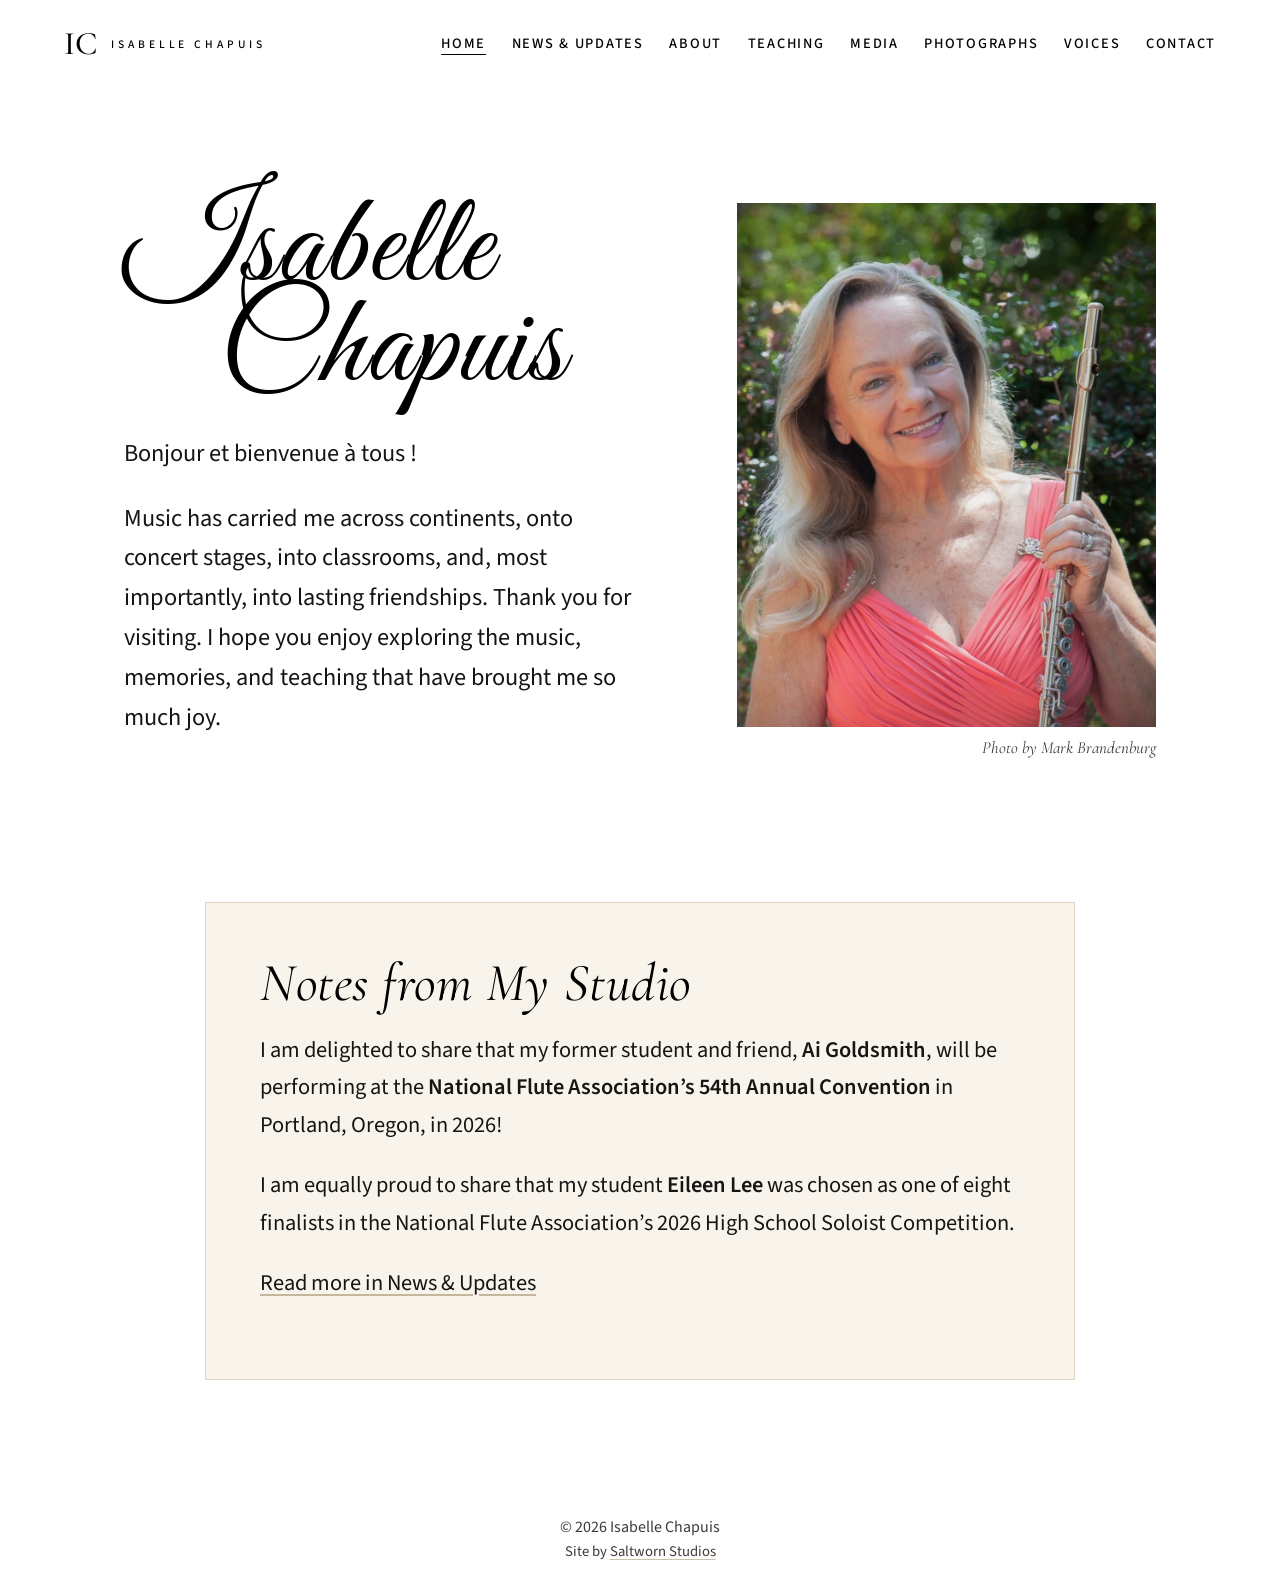
<file: index.html>
<!DOCTYPE html>
<html lang="en">
<head>
    <meta charset="UTF-8">
    <meta name="viewport" content="width=device-width, initial-scale=1.0">
    <title>Isabelle Chapuis | Flutist and Teacher</title>
    <meta name="description" content="The official website of Isabelle Chapuis, flutist and teacher, with biography, teaching, selected media, and contact information.">
    <link rel="canonical" href="https://isabellechapuisflutist.com/">
    <meta property="og:title" content="Isabelle Chapuis | Flutist and Teacher">
    <meta property="og:description" content="The official website of Isabelle Chapuis, flutist and teacher.">
    <meta property="og:type" content="website">
    <meta property="og:url" content="https://isabellechapuisflutist.com/">
    <meta property="og:image" content="https://isabellechapuisflutist.com/Images/Home/HomePortrait.jpeg">
    <meta name="twitter:card" content="summary_large_image">
    <meta name="twitter:title" content="Isabelle Chapuis | Flutist and Teacher">
    <meta name="twitter:description" content="The official website of Isabelle Chapuis, flutist and teacher.">
    <meta name="twitter:image" content="https://isabellechapuisflutist.com/Images/Home/HomePortrait.jpeg">
    <link rel="icon" href="favicon.svg" type="image/svg+xml">
    <link rel="preload" href="Images/Home/HomePortrait.jpeg" as="image">
    <script type="application/ld+json">
    {
        "@context": "https://schema.org",
        "@type": "Person",
        "name": "Isabelle Chapuis",
        "url": "https://isabellechapuisflutist.com/",
        "image": "https://isabellechapuisflutist.com/Images/Home/HomePortrait.jpeg",
        "jobTitle": "Flutist and Teacher",
        "sameAs": [
            "https://www.youtube.com/@isabellechapuisflutist2629",
            "https://www.facebook.com/isabelle.chapuis.54/"
        ]
    }
    </script>
    <link rel="preconnect" href="https://fonts.googleapis.com">
    <link rel="preconnect" href="https://fonts.gstatic.com" crossorigin>
    <link href="https://fonts.googleapis.com/css2?family=Cormorant+Garamond:ital,wght@0,400;0,500;0,600;1,400&family=Great+Vibes&family=Source+Sans+3:wght@300;400;500;600&display=swap" rel="stylesheet">
    <link rel="stylesheet" href="style.css?v=20260729-mobile-readable">
</head>
<body class="draft-site">
    <header class="site-header" id="top">
        <a class="brand" href="./" aria-label="Isabelle Chapuis home">
            <span class="brand-mark">IC</span>
            <span class="brand-text">Isabelle Chapuis</span>
        </a>

        <input class="nav-toggle" type="checkbox" id="nav-toggle" aria-label="Open navigation">
        <label class="nav-button" for="nav-toggle" aria-hidden="true">
            <span class="nav-button-text">Menu</span>
            <span class="nav-icon" aria-hidden="true">☰</span>
            <span></span>
            <span></span>
            <span></span>
        </label>

        <nav class="site-nav" aria-label="Primary navigation">
            <a href="./" aria-current="page">Home</a>
            <a href="news.html">News &amp; Updates</a>
            <a href="about.html">About</a>
            <a href="teaching.html">Teaching</a>
            <a href="media.html">Media</a>
            <a href="gallery.html">Photographs</a>
            <a href="voices.html">Voices</a>
            <a href="contact.html">Contact</a>
        </nav>
    </header>

    <main>
        <section class="hero" aria-labelledby="hero-title">
            <div class="hero-copy">
                <h1 id="hero-title"><span>Isabelle</span><span>Chapuis</span></h1>
                <p class="hero-intro">
                    Bonjour et bienvenue à tous !
                </p>
                <p class="hero-intro">
                    Music has carried me across continents, onto concert stages, into classrooms, and, most importantly, into lasting friendships. Thank you for visiting. I hope you enjoy exploring the music, memories, and teaching that have brought me so much joy.
                </p>
                <p class="hero-note">Welcome.</p>
            </div>
            <div class="hero-media">
                <figure class="hero-portrait" aria-label="Portrait of Isabelle Chapuis"></figure>
                <p class="photo-credit">Photo by Mark Brandenburg</p>
            </div>
        </section>

        <section class="section page-section" id="news" aria-labelledby="news-title">
            <div class="home-note-card">
                <div class="section-heading">
                    <h2 class="home-note-title" id="news-title">Notes from My Studio</h2>
                </div>
                <div class="section-copy home-news-summary">
                    <p>I am delighted to share that my former student and friend, <strong>Ai Goldsmith</strong>, will be performing at the <strong>National Flute Association’s 54th Annual Convention</strong> in Portland, Oregon, in 2026!</p>
                    <p>I am equally proud to share that my student <strong>Eileen Lee</strong> was chosen as one of eight finalists in the National Flute Association’s 2026 High School Soloist Competition.</p>
                    <p><a href="news.html">Read more in News &amp; Updates</a></p>
                </div>
            </div>
        </section>
    </main>
    <footer class="site-footer" aria-label="Copyright">
        <p>&copy; 2026 Isabelle Chapuis</p>
        <p class="site-credit">Site by <a href="https://saltwornstudios.com/" target="_blank" rel="noopener noreferrer">Saltworn Studios</a></p>
    </footer>
</body>
</html>
</file>
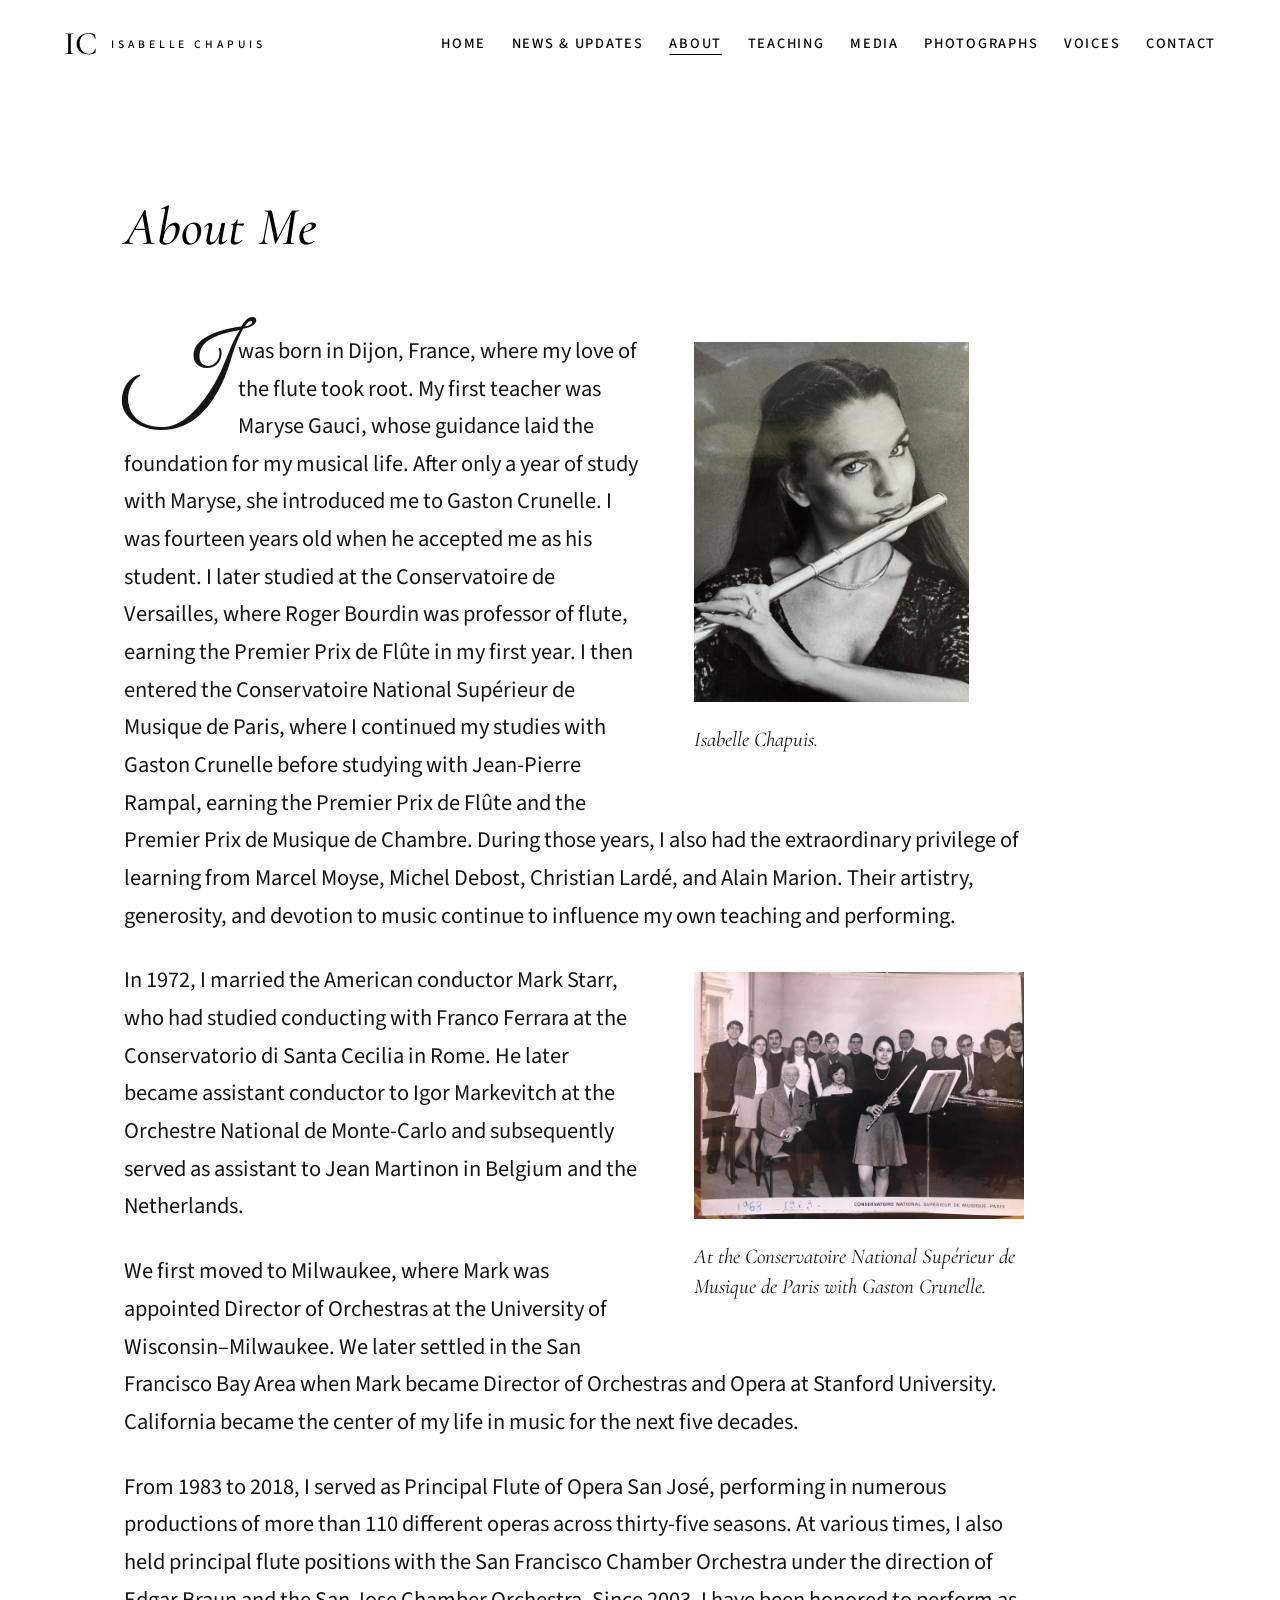
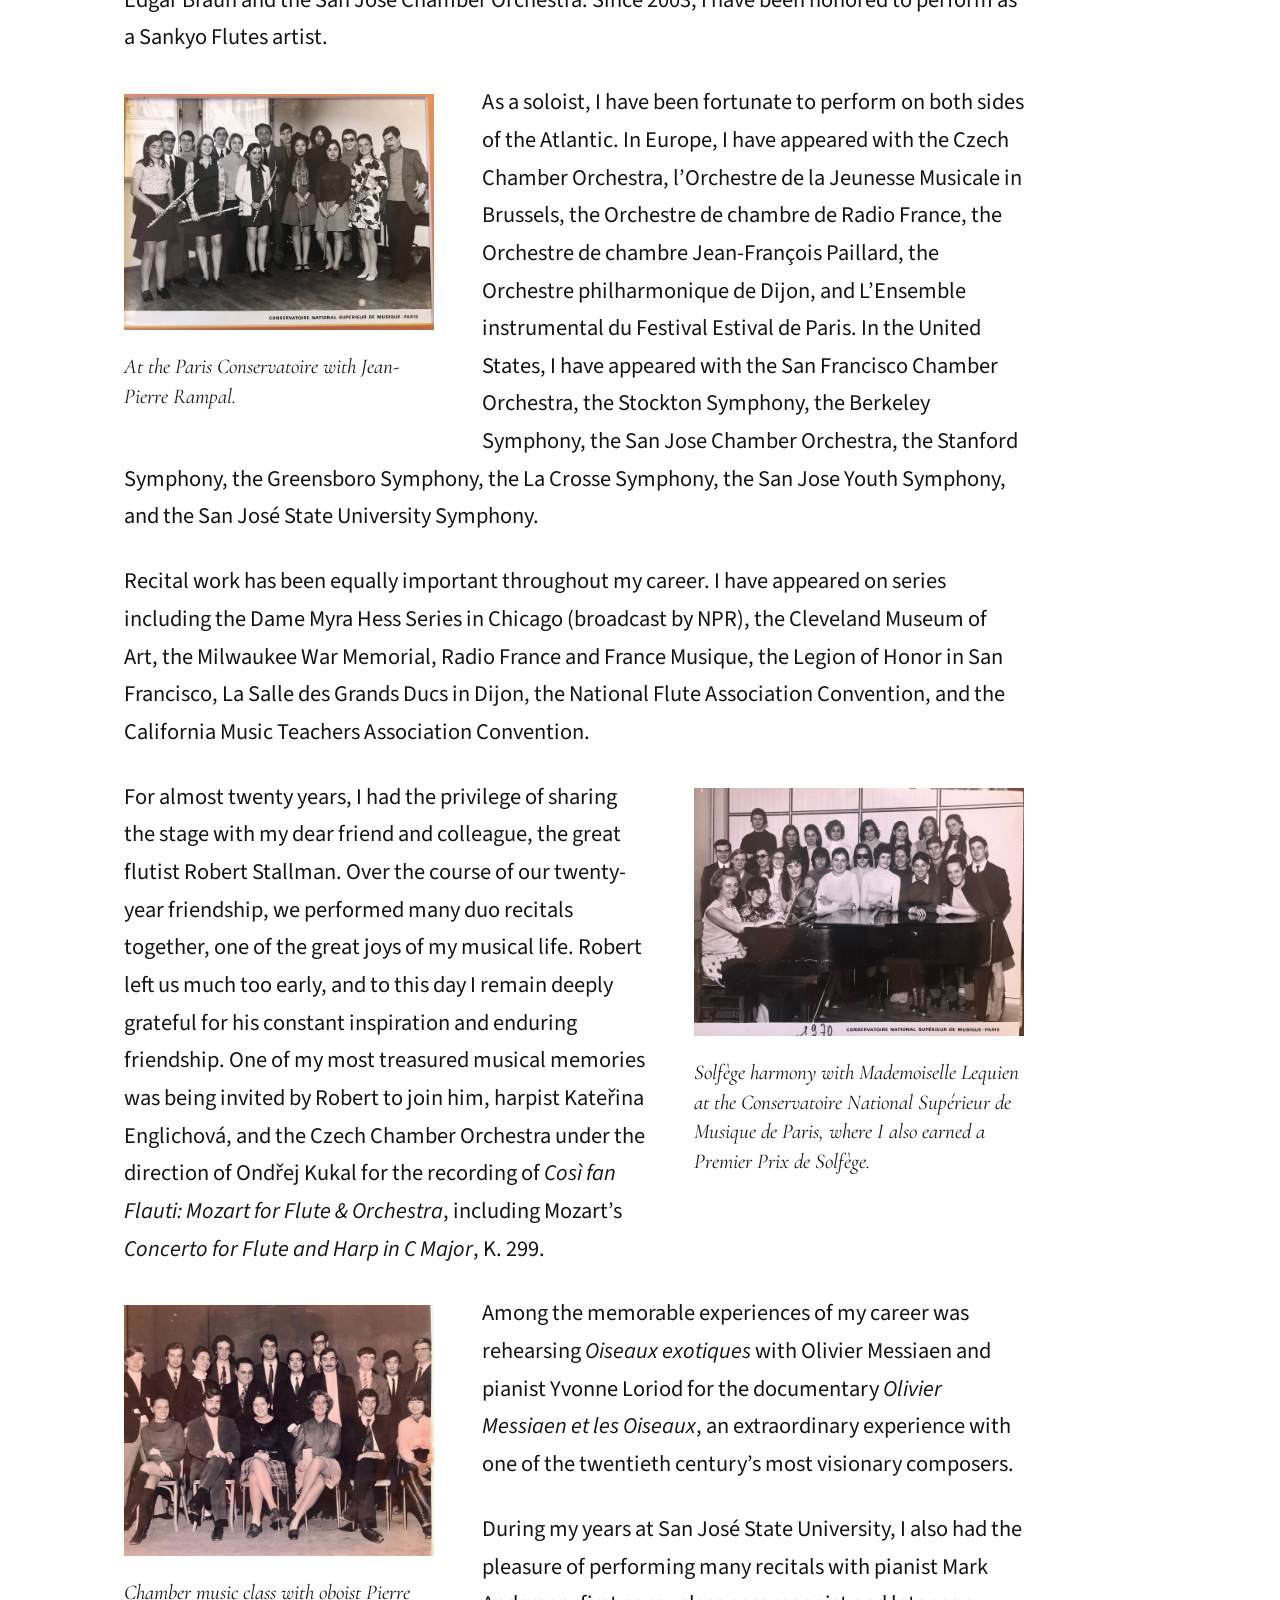
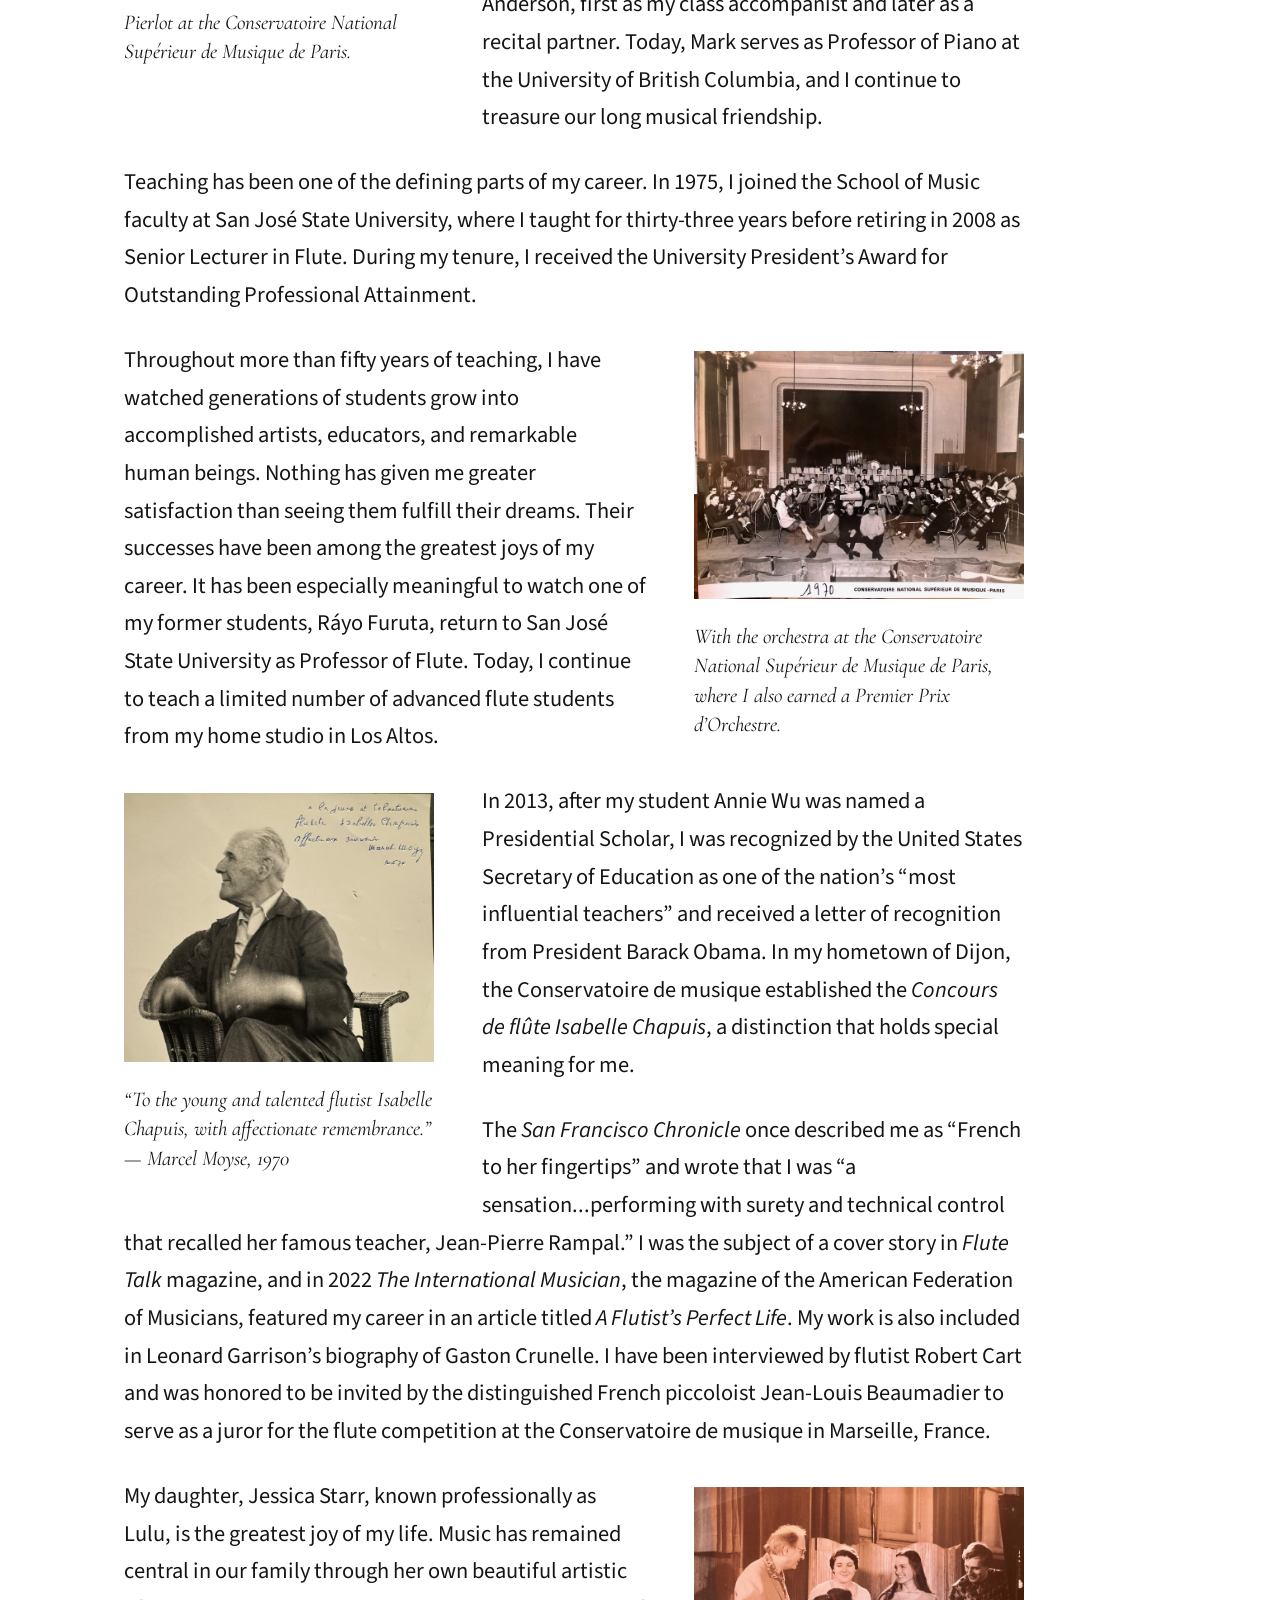
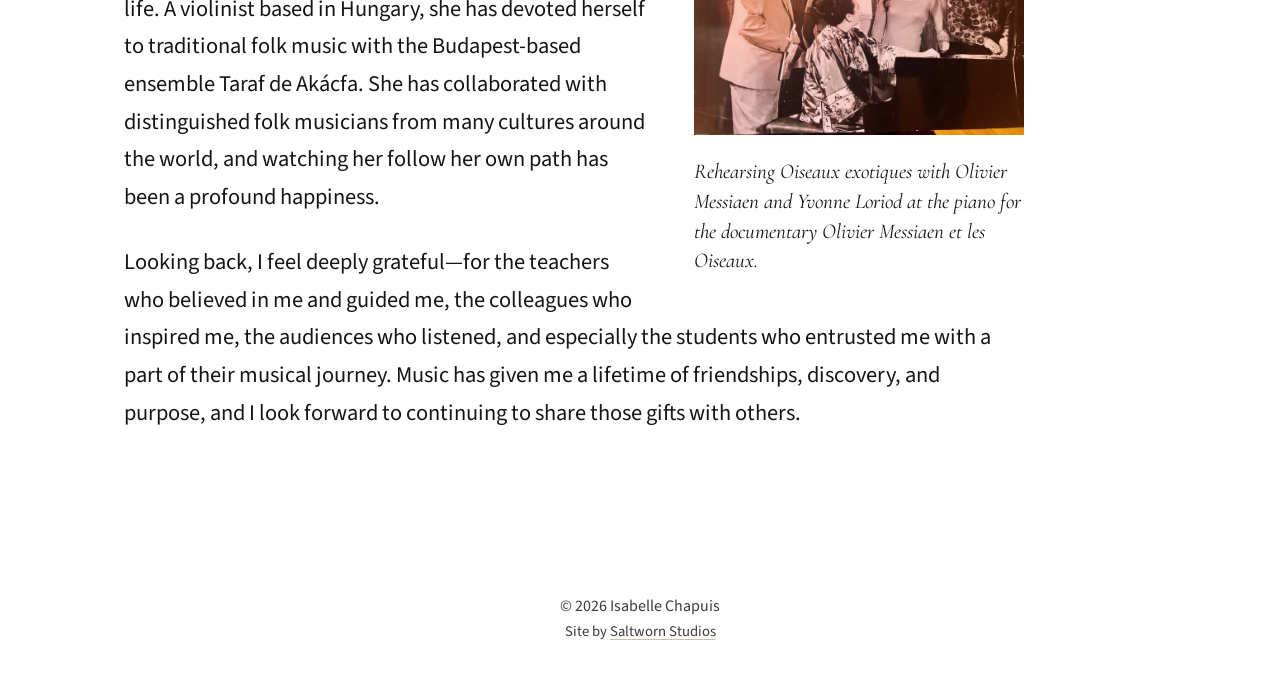
<file: about.html>
<!DOCTYPE html>
<html lang="en">
<head>
    <meta charset="UTF-8">
    <meta name="viewport" content="width=device-width, initial-scale=1.0">
    <title>About Me | Isabelle Chapuis</title>
    <meta name="description" content="Read Isabelle Chapuis's biography, including her musical life, studies, performances, teaching, and long friendships in music.">
    <link rel="canonical" href="https://isabellechapuisflutist.com/about.html">
    <meta property="og:title" content="About Me | Isabelle Chapuis">
    <meta property="og:description" content="Read Isabelle Chapuis's biography and musical story.">
    <meta property="og:type" content="website">
    <meta property="og:url" content="https://isabellechapuisflutist.com/about.html">
    <meta property="og:image" content="https://isabellechapuisflutist.com/Images/About/AboutMainPhoto.jpeg">
    <meta name="twitter:card" content="summary_large_image">
    <meta name="twitter:title" content="About Me | Isabelle Chapuis">
    <meta name="twitter:description" content="Read Isabelle Chapuis's biography and musical story.">
    <meta name="twitter:image" content="https://isabellechapuisflutist.com/Images/About/AboutMainPhoto.jpeg">
    <link rel="icon" href="favicon.svg" type="image/svg+xml">
    <link rel="preconnect" href="https://fonts.googleapis.com">
    <link rel="preconnect" href="https://fonts.gstatic.com" crossorigin>
    <link href="https://fonts.googleapis.com/css2?family=Cormorant+Garamond:ital,wght@0,400;0,500;0,600;1,400&family=Great+Vibes&family=Source+Sans+3:wght@300;400;500;600&display=swap" rel="stylesheet">
    <link rel="stylesheet" href="style.css?v=20260729-mobile-readable">
</head>
<body class="draft-site">
    <header class="site-header" id="top">
        <a class="brand" href="./" aria-label="Isabelle Chapuis home">
            <span class="brand-mark">IC</span>
            <span class="brand-text">Isabelle Chapuis</span>
        </a>

        <input class="nav-toggle" type="checkbox" id="nav-toggle" aria-label="Open navigation">
        <label class="nav-button" for="nav-toggle" aria-hidden="true">
            <span class="nav-button-text">Menu</span>
            <span class="nav-icon" aria-hidden="true">☰</span>
            <span></span>
            <span></span>
            <span></span>
        </label>

        <nav class="site-nav" aria-label="Primary navigation">
            <a href="./">Home</a>
            <a href="news.html">News &amp; Updates</a>
            <a href="about.html" aria-current="page">About</a>
            <a href="teaching.html">Teaching</a>
            <a href="media.html">Media</a>
            <a href="gallery.html">Photographs</a>
            <a href="voices.html">Voices</a>
            <a href="contact.html">Contact</a>
        </nav>
    </header>

    <main>
        <section class="section biography-section" id="about" aria-labelledby="about-title">
            <header class="page-intro">
                <h1 id="about-title">About Me</h1>
            </header>
            <div class="about-content">
                <div class="biography-text about-subsection">
                    <figure class="bio-image bio-image--lead bio-image--float-right">
                        <a href="Images/About/AboutMainPhoto.jpeg" target="_blank" rel="noopener noreferrer" aria-label="Open portrait of Isabelle Chapuis full size">
                            <img src="Images/About/AboutMainPhoto.jpeg" alt="Portrait of Isabelle Chapuis" loading="eager" width="1222" height="1600">
                        </a>
                        <figcaption>Isabelle Chapuis.</figcaption>
                    </figure>
                    <p class="drop-cap">I was born in Dijon, France, where my love of the flute took root. My first teacher was Maryse Gauci, whose guidance laid the foundation for my musical life. After only a year of study with Maryse, she introduced me to Gaston Crunelle. I was fourteen years old when he accepted me as his student. I later studied at the Conservatoire de Versailles, where Roger Bourdin was professor of flute, earning the Premier Prix de Flûte in my first year. I then entered the Conservatoire National Supérieur de Musique de Paris, where I continued my studies with Gaston Crunelle before studying with Jean-Pierre Rampal, earning the Premier Prix de Flûte and the Premier Prix de Musique de Chambre. During those years, I also had the extraordinary privilege of learning from Marcel Moyse, Michel Debost, Christian Lardé, and Alain Marion. Their artistry, generosity, and devotion to music continue to influence my own teaching and performing.</p>
                    <figure class="bio-image bio-image--small bio-image--float-right">
                        <a href="Images/About/IsabelleCrunelle.jpeg" target="_blank" rel="noopener noreferrer" aria-label="Open photograph with Gaston Crunelle full size">
                            <img src="Images/About/IsabelleCrunelle.jpeg" alt="Photograph of Isabelle Chapuis with Gaston Crunelle at the Conservatoire National Supérieur de Musique de Paris" loading="lazy" width="1600" height="1200">
                        </a>
                        <figcaption>At the Conservatoire National Supérieur de Musique de Paris with Gaston Crunelle.</figcaption>
                    </figure>
                    <p>In 1972, I married the American conductor Mark Starr, who had studied conducting with Franco Ferrara at the Conservatorio di Santa Cecilia in Rome. He later became assistant conductor to Igor Markevitch at the Orchestre National de Monte-Carlo and subsequently served as assistant to Jean Martinon in Belgium and the Netherlands.</p>
                    <p>We first moved to Milwaukee, where Mark was appointed Director of Orchestras at the University of Wisconsin–Milwaukee. We later settled in the San Francisco Bay Area when Mark became Director of Orchestras and Opera at Stanford University. California became the center of my life in music for the next five decades.</p>
                    <p>From 1983 to 2018, I served as Principal Flute of Opera San José, performing in numerous productions of more than 110 different operas across thirty-five seasons. At various times, I also held principal flute positions with the San Francisco Chamber Orchestra under the direction of Edgar Braun and the San Jose Chamber Orchestra. Since 2003, I have been honored to perform as a Sankyo Flutes artist.</p>
                    <figure class="bio-image bio-image--small bio-image--float-left">
                        <a href="Images/About/Isabelleabout2.jpeg" target="_blank" rel="noopener noreferrer" aria-label="Open Paris Conservatoire photograph full size">
                            <img src="Images/About/Isabelleabout2.jpeg" alt="Historical photograph of Isabelle Chapuis at the Paris Conservatoire with Jean-Pierre Rampal" loading="lazy" width="1600" height="1218">
                        </a>
                        <figcaption>At the Paris Conservatoire with Jean-Pierre Rampal.</figcaption>
                    </figure>
                    <p>As a soloist, I have been fortunate to perform on both sides of the Atlantic. In Europe, I have appeared with the Czech Chamber Orchestra, l’Orchestre de la Jeunesse Musicale in Brussels, the Orchestre de chambre de Radio France, the Orchestre de chambre Jean-François Paillard, the Orchestre philharmonique de Dijon, and L’Ensemble instrumental du Festival Estival de Paris. In the United States, I have appeared with the San Francisco Chamber Orchestra, the Stockton Symphony, the Berkeley Symphony, the San Jose Chamber Orchestra, the Stanford Symphony, the Greensboro Symphony, the La Crosse Symphony, the San Jose Youth Symphony, and the San José State University Symphony.</p>
                    <p>Recital work has been equally important throughout my career. I have appeared on series including the Dame Myra Hess Series in Chicago (broadcast by NPR), the Cleveland Museum of Art, the Milwaukee War Memorial, Radio France and France Musique, the Legion of Honor in San Francisco, La Salle des Grands Ducs in Dijon, the National Flute Association Convention, and the California Music Teachers Association Convention.</p>
                    <figure class="bio-image bio-image--small bio-image--float-right">
                        <a href="Images/About/IsabelleSolfeggio.jpeg" target="_blank" rel="noopener noreferrer" aria-label="Open solfège harmony class photograph full size">
                            <img src="Images/About/IsabelleSolfeggio.jpeg" alt="Solfège harmony class with Mademoiselle Lequien at the Conservatoire National Supérieur de Musique de Paris" loading="lazy" width="1600" height="1200">
                        </a>
                        <figcaption>Solfège harmony with Mademoiselle Lequien at the Conservatoire National Supérieur de Musique de Paris, where I also earned a Premier Prix de Solfège.</figcaption>
                    </figure>
                    <p>For almost twenty years, I had the privilege of sharing the stage with my dear friend and colleague, the great flutist Robert Stallman. Over the course of our twenty-year friendship, we performed many duo recitals together, one of the great joys of my musical life. Robert left us much too early, and to this day I remain deeply grateful for his constant inspiration and enduring friendship. One of my most treasured musical memories was being invited by Robert to join him, harpist Kateřina Englichová, and the Czech Chamber Orchestra under the direction of Ondřej Kukal for the recording of <em>Così fan Flauti: Mozart for Flute &amp; Orchestra</em>, including Mozart’s <em>Concerto for Flute and Harp in C Major</em>, K. 299.</p>
                    <figure class="bio-image bio-image--small bio-image--float-left">
                        <a href="Images/About/IsabelleChamberClass.jpeg" target="_blank" rel="noopener noreferrer" aria-label="Open chamber music class photograph full size">
                            <img src="Images/About/IsabelleChamberClass.jpeg" alt="Chamber music class photograph at the Conservatoire National Supérieur de Musique de Paris" loading="lazy" width="1600" height="1294">
                        </a>
                        <figcaption>Chamber music class with oboist Pierre Pierlot at the Conservatoire National Supérieur de Musique de Paris.</figcaption>
                    </figure>
                    <p>Among the memorable experiences of my career was rehearsing <em>Oiseaux exotiques</em> with Olivier Messiaen and pianist Yvonne Loriod for the documentary <em>Olivier Messiaen et les Oiseaux</em>, an extraordinary experience with one of the twentieth century’s most visionary composers.</p>
                    <p>During my years at San José State University, I also had the pleasure of performing many recitals with pianist Mark Anderson, first as my class accompanist and later as a recital partner. Today, Mark serves as Professor of Piano at the University of British Columbia, and I continue to treasure our long musical friendship.</p>
                    <p>Teaching has been one of the defining parts of my career. In 1975, I joined the School of Music faculty at San José State University, where I taught for thirty-three years before retiring in 2008 as Senior Lecturer in Flute. During my tenure, I received the University President’s Award for Outstanding Professional Attainment.</p>
                    <figure class="bio-image bio-image--medium-large bio-image--float-right">
                        <a href="Images/About/IsabelleOrchestra.jpeg" target="_blank" rel="noopener noreferrer" aria-label="Open orchestra photograph full size">
                            <img src="Images/About/IsabelleOrchestra.jpeg" alt="Orchestra photograph at the Conservatoire National Supérieur de Musique de Paris in 1970" loading="lazy" width="1600" height="1200">
                        </a>
                        <figcaption>With the orchestra at the Conservatoire National Supérieur de Musique de Paris, where I also earned a Premier Prix d’Orchestre.</figcaption>
                    </figure>
                    <p>Throughout more than fifty years of teaching, I have watched generations of students grow into accomplished artists, educators, and remarkable human beings. Nothing has given me greater satisfaction than seeing them fulfill their dreams. Their successes have been among the greatest joys of my career. It has been especially meaningful to watch one of my former students, Ráyo Furuta, return to San José State University as Professor of Flute. Today, I continue to teach a limited number of advanced flute students from my home studio in Los Altos.</p>
                    <figure class="bio-image bio-image--small bio-image--float-left">
                        <a href="Images/About/moyse.jpeg" target="_blank" rel="noopener noreferrer" aria-label="Open photograph of Marcel Moyse full size">
                            <img src="Images/About/moyse.jpeg" alt="Photograph of Marcel Moyse" loading="lazy" width="1600" height="1389">
                        </a>
                        <figcaption>“To the young and talented flutist Isabelle Chapuis, with affectionate remembrance.” — Marcel Moyse, 1970</figcaption>
                    </figure>
                    <p>In 2013, after my student Annie Wu was named a Presidential Scholar, I was recognized by the United States Secretary of Education as one of the nation’s “most influential teachers” and received a letter of recognition from President Barack Obama. In my hometown of Dijon, the Conservatoire de musique established the <em>Concours de flûte Isabelle Chapuis</em>, a distinction that holds special meaning for me.</p>
                    <p>The <em>San Francisco Chronicle</em> once described me as “French to her fingertips” and wrote that I was “a sensation...performing with surety and technical control that recalled her famous teacher, Jean-Pierre Rampal.” I was the subject of a cover story in <em>Flute Talk</em> magazine, and in 2022 <em>The International Musician</em>, the magazine of the American Federation of Musicians, featured my career in an article titled <em>A Flutist’s Perfect Life</em>. My work is also included in Leonard Garrison’s biography of Gaston Crunelle. I have been interviewed by flutist Robert Cart and was honored to be invited by the distinguished French piccoloist Jean-Louis Beaumadier to serve as a juror for the flute competition at the Conservatoire de musique in Marseille, France.</p>
                    <figure class="bio-image bio-image--small bio-image--float-right">
                        <a href="Images/About/Isabelle1.5.jpeg" target="_blank" rel="noopener noreferrer" aria-label="Open rehearsal photograph with Olivier Messiaen and Yvonne Loriod full size">
                            <img src="Images/About/Isabelle1.5.jpeg" alt="Rehearsal photograph with Olivier Messiaen and Yvonne Loriod at the piano" loading="lazy" width="1600" height="1200">
                        </a>
                        <figcaption>Rehearsing <em>Oiseaux exotiques</em> with Olivier Messiaen and Yvonne Loriod at the piano for the documentary <em>Olivier Messiaen et les Oiseaux</em>.</figcaption>
                    </figure>
                    <p>My daughter, Jessica Starr, known professionally as Lulu, is the greatest joy of my life. Music has remained central in our family through her own beautiful artistic life. A violinist based in Hungary, she has devoted herself to traditional folk music with the Budapest-based ensemble Taraf de Akácfa. She has collaborated with distinguished folk musicians from many cultures around the world, and watching her follow her own path has been a profound happiness.</p>
                    <p>Looking back, I feel deeply grateful—for the teachers who believed in me and guided me, the colleagues who inspired me, the audiences who listened, and especially the students who entrusted me with a part of their musical journey. Music has given me a lifetime of friendships, discovery, and purpose, and I look forward to continuing to share those gifts with others.</p>
                </div>
            </div>
        </section>
    </main>
    <footer class="site-footer" aria-label="Copyright">
        <p>&copy; 2026 Isabelle Chapuis</p>
        <p class="site-credit">Site by <a href="https://saltwornstudios.com/" target="_blank" rel="noopener noreferrer">Saltworn Studios</a></p>
    </footer>
</body>
</html>
</file>
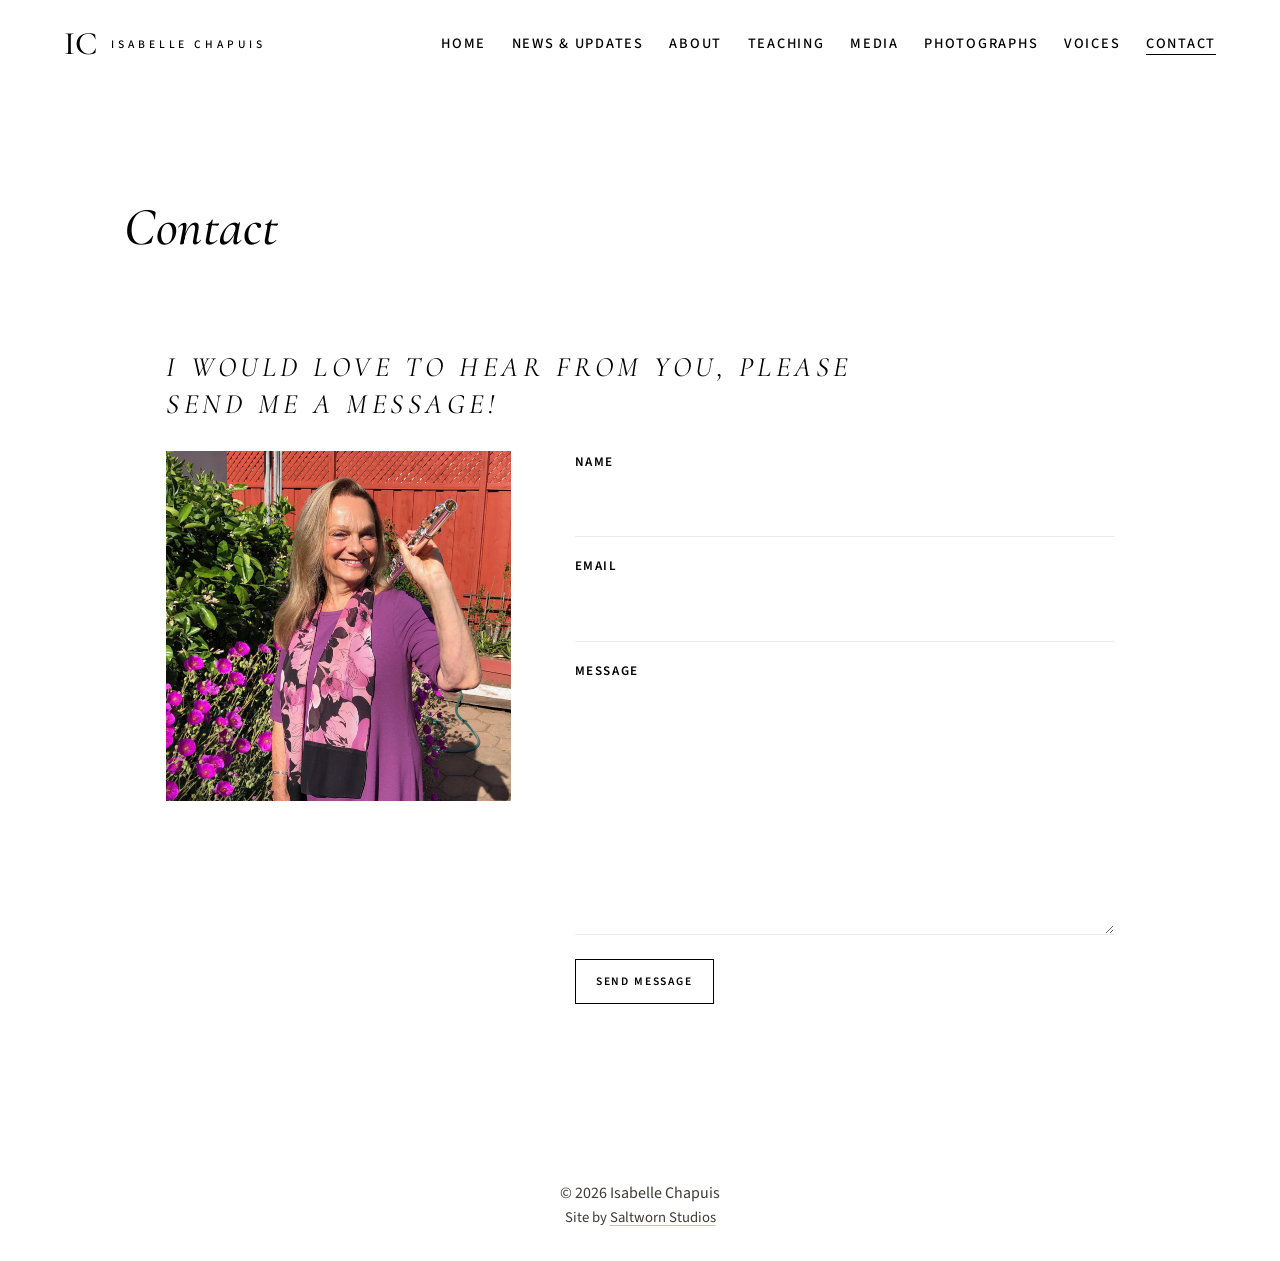
<file: contact.html>
<!DOCTYPE html>
<html lang="en">
<head>
    <meta charset="UTF-8">
    <meta name="viewport" content="width=device-width, initial-scale=1.0">
    <title>Contact | Isabelle Chapuis</title>
    <meta name="description" content="Contact Isabelle Chapuis through her official website.">
    <link rel="canonical" href="https://isabellechapuisflutist.com/contact.html">
    <meta property="og:title" content="Contact | Isabelle Chapuis">
    <meta property="og:description" content="Contact Isabelle Chapuis through her official website.">
    <meta property="og:type" content="website">
    <meta property="og:url" content="https://isabellechapuisflutist.com/contact.html">
    <meta property="og:image" content="https://isabellechapuisflutist.com/Images/Contact/Isabellegardenflute.jpeg">
    <meta name="twitter:card" content="summary_large_image">
    <meta name="twitter:title" content="Contact | Isabelle Chapuis">
    <meta name="twitter:description" content="Contact Isabelle Chapuis through her official website.">
    <meta name="twitter:image" content="https://isabellechapuisflutist.com/Images/Contact/Isabellegardenflute.jpeg">
    <link rel="icon" href="favicon.svg" type="image/svg+xml">
    <link rel="preconnect" href="https://fonts.googleapis.com">
    <link rel="preconnect" href="https://fonts.gstatic.com" crossorigin>
    <link href="https://fonts.googleapis.com/css2?family=Cormorant+Garamond:ital,wght@0,400;0,500;0,600;1,400&family=Great+Vibes&family=Source+Sans+3:wght@300;400;500;600&display=swap" rel="stylesheet">
    <link rel="stylesheet" href="style.css?v=20260729-mobile-readable">
</head>
<body class="draft-site">
    <header class="site-header" id="top">
        <a class="brand" href="./" aria-label="Isabelle Chapuis home">
            <span class="brand-mark">IC</span>
            <span class="brand-text">Isabelle Chapuis</span>
        </a>

        <input class="nav-toggle" type="checkbox" id="nav-toggle" aria-label="Open navigation">
        <label class="nav-button" for="nav-toggle" aria-hidden="true">
            <span class="nav-button-text">Menu</span>
            <span class="nav-icon" aria-hidden="true">☰</span>
            <span></span>
            <span></span>
            <span></span>
        </label>

        <nav class="site-nav" aria-label="Primary navigation">
            <a href="./">Home</a>
            <a href="news.html">News &amp; Updates</a>
            <a href="about.html">About</a>
            <a href="teaching.html">Teaching</a>
            <a href="media.html">Media</a>
            <a href="gallery.html">Photographs</a>
            <a href="voices.html">Voices</a>
            <a href="contact.html" aria-current="page">Contact</a>
        </nav>
    </header>

    <main>
        <section class="section contact-section" id="contact" aria-label="Contact">
            <header class="page-intro">
                <h1>Contact</h1>
            </header>
            <div class="contact-card">
                <p class="contact-intro">I would love to hear from you, please send me a message!</p>
                <div class="contact-layout">
                    <figure class="bio-image contact-photo">
                        <a href="Images/Contact/Isabellegardenflute.jpeg" target="_blank" rel="noopener noreferrer" aria-label="Open photograph of Isabelle Chapuis in the garden full size">
                            <img src="Images/Contact/Isabellegardenflute.jpeg" alt="Photograph of Isabelle Chapuis in the garden with flute" loading="eager" width="1379" height="1400">
                        </a>
                    </figure>

                    <form class="contact-form" action="https://api.web3forms.com/submit" method="POST">
                        <input type="hidden" name="access_key" value="3d68e044-5674-4bf6-b20e-748871ba00a8">
                        <input type="hidden" name="subject" value="New message from Isabelle Chapuis website">
                        <input type="hidden" name="from_name" value="Isabelle Chapuis website">
                        <input type="hidden" name="redirect" value="https://isabellechapuisflutist.com/thanks.html">
                        <label>
                            <span>Name</span>
                            <input type="text" name="name" autocomplete="name" required>
                        </label>
                        <label>
                            <span>Email</span>
                            <input type="email" name="email" autocomplete="email" required>
                        </label>
                        <label>
                            <span>Message</span>
                            <textarea name="message" rows="6" required></textarea>
                        </label>
                        <button type="submit">Send Message</button>
                    </form>
                </div>
            </div>
        </section>
    </main>
    <footer class="site-footer" aria-label="Copyright">
        <p>&copy; 2026 Isabelle Chapuis</p>
        <p class="site-credit">Site by <a href="https://saltwornstudios.com/" target="_blank" rel="noopener noreferrer">Saltworn Studios</a></p>
    </footer>
</body>
</html>
</file>
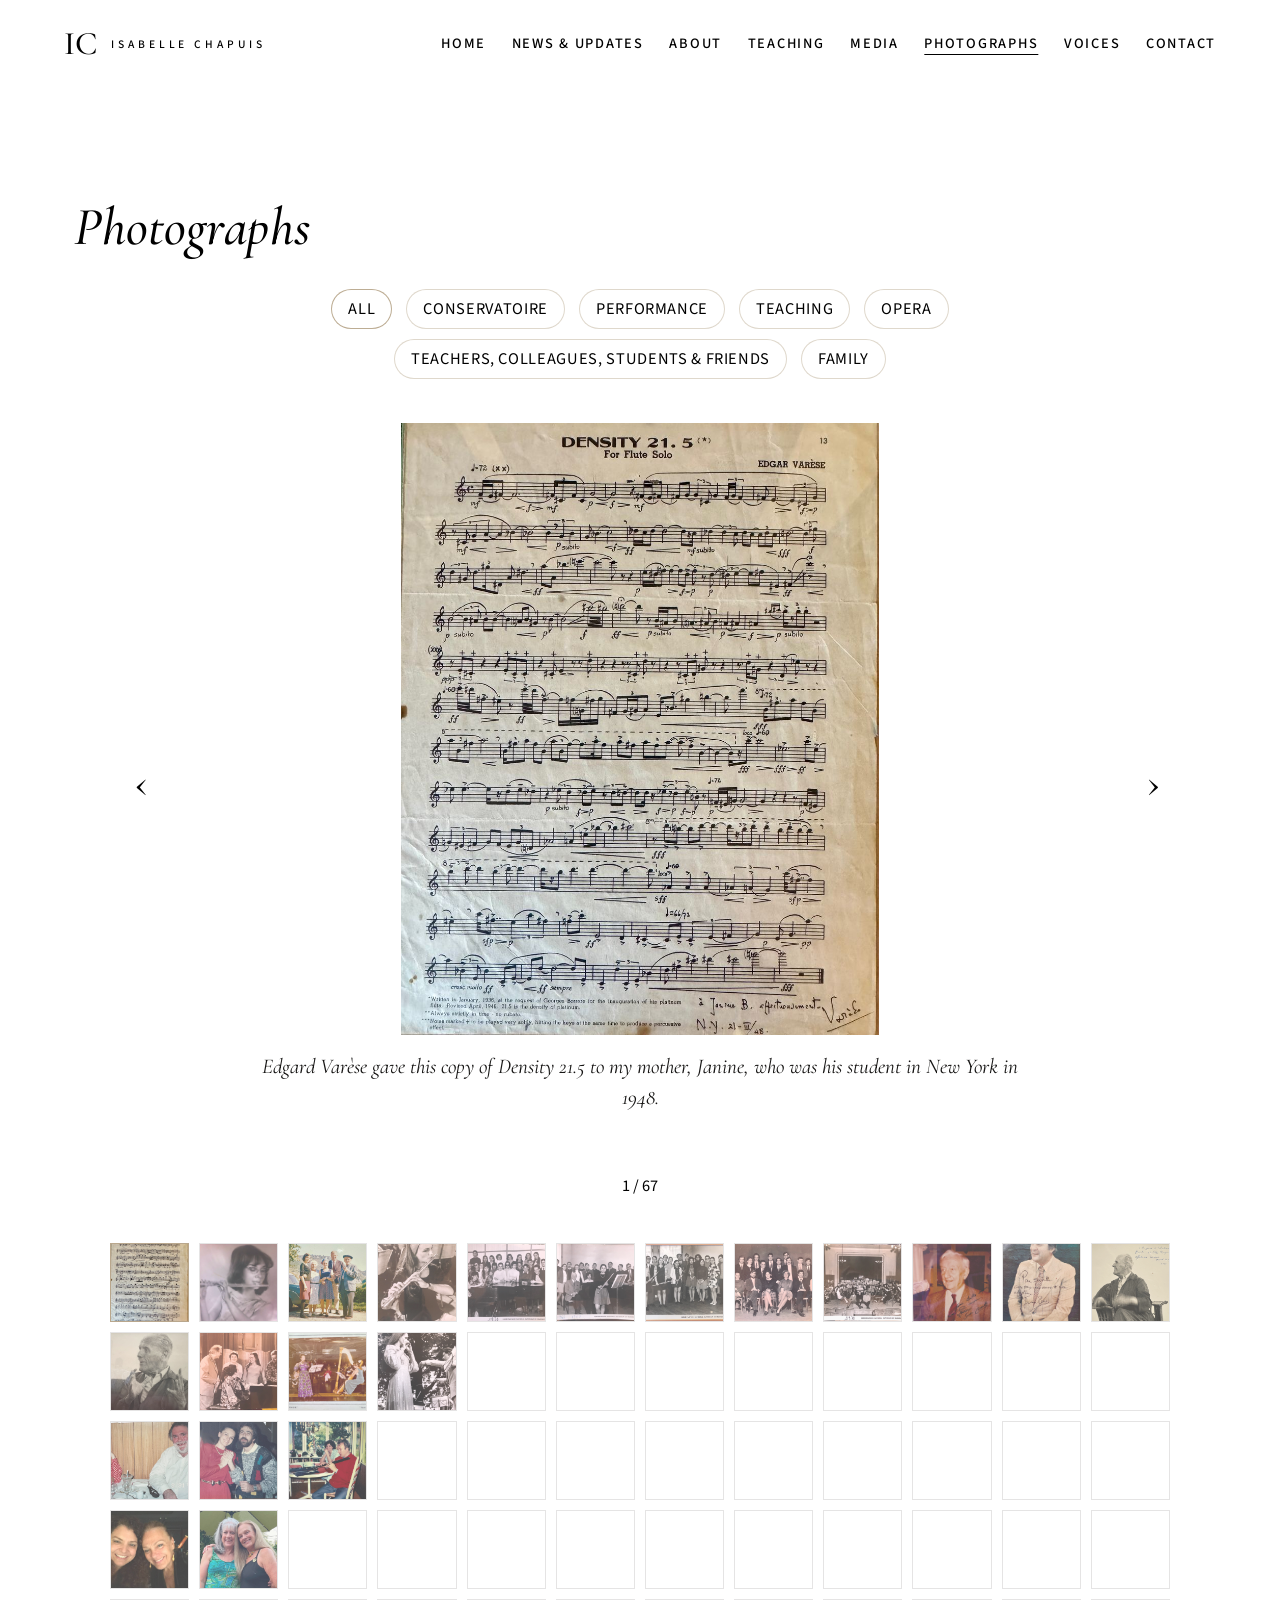
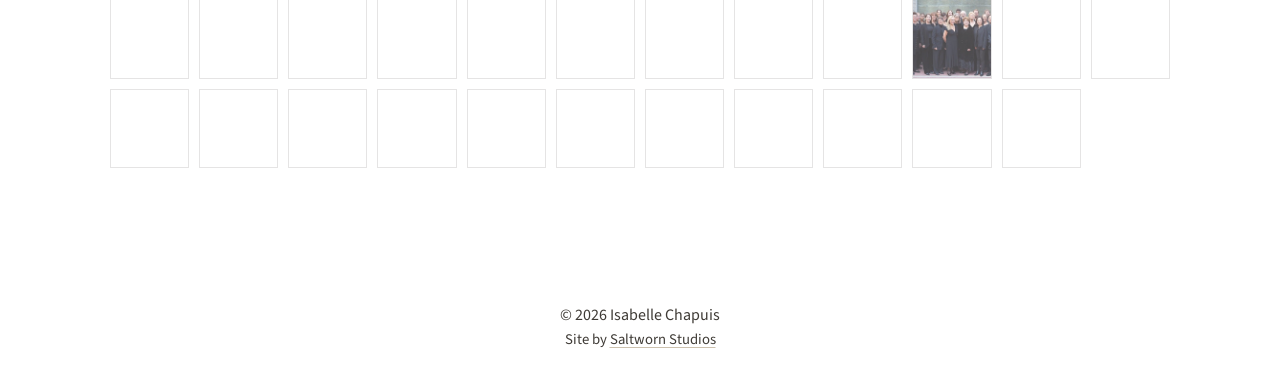
<file: gallery.html>
<!DOCTYPE html>
<html lang="en">
<head>
    <meta charset="UTF-8">
    <meta name="viewport" content="width=device-width, initial-scale=1.0">
    <title>Photographs | Isabelle Chapuis</title>
    <meta name="description" content="Photographs from Isabelle Chapuis's musical life, teaching, performances, and friendships.">
    <link rel="canonical" href="https://isabellechapuisflutist.com/gallery.html">
    <meta property="og:title" content="Photographs | Isabelle Chapuis">
    <meta property="og:description" content="Photographs from Isabelle Chapuis's musical life, teaching, performances, and friendships.">
    <meta property="og:type" content="website">
    <meta property="og:url" content="https://isabellechapuisflutist.com/gallery.html">
    <meta property="og:image" content="https://isabellechapuisflutist.com/Images/About/AboutMainPhoto.jpeg">
    <meta name="twitter:card" content="summary_large_image">
    <meta name="twitter:title" content="Photographs | Isabelle Chapuis">
    <meta name="twitter:description" content="Photographs from Isabelle Chapuis's musical life, teaching, performances, and friendships.">
    <meta name="twitter:image" content="https://isabellechapuisflutist.com/Images/About/AboutMainPhoto.jpeg">
    <link rel="icon" href="favicon.svg" type="image/svg+xml">
    <link rel="preconnect" href="https://fonts.googleapis.com">
    <link rel="preconnect" href="https://fonts.gstatic.com" crossorigin>
    <link href="https://fonts.googleapis.com/css2?family=Cormorant+Garamond:ital,wght@0,400;0,500;0,600;1,400&family=Great+Vibes&family=Source+Sans+3:wght@300;400;500;600&display=swap" rel="stylesheet">
    <link rel="stylesheet" href="style.css?v=20260729-mobile-readable">
</head>
<body class="draft-site">
    <header class="site-header" id="top">
        <a class="brand" href="./" aria-label="Isabelle Chapuis home">
            <span class="brand-mark">IC</span>
            <span class="brand-text">Isabelle Chapuis</span>
        </a>

        <input class="nav-toggle" type="checkbox" id="nav-toggle" aria-label="Open navigation">
        <label class="nav-button" for="nav-toggle" aria-hidden="true">
            <span class="nav-button-text">Menu</span>
            <span class="nav-icon" aria-hidden="true">☰</span>
            <span></span>
            <span></span>
            <span></span>
        </label>

        <nav class="site-nav" aria-label="Primary navigation">
            <a href="./">Home</a>
            <a href="news.html">News &amp; Updates</a>
            <a href="about.html">About</a>
            <a href="teaching.html">Teaching</a>
            <a href="media.html">Media</a>
            <a href="gallery.html" aria-current="page">Photographs</a>
            <a href="voices.html">Voices</a>
            <a href="contact.html">Contact</a>
        </nav>
    </header>

    <main>
        <section class="section gallery-section" id="gallery" aria-labelledby="gallery-title">
            <header class="page-intro">
                <h1 id="gallery-title">Photographs</h1>
            </header>

            <div class="gallery-filters" aria-label="Filter photographs">
                <button class="gallery-filter is-active" type="button" data-gallery-filter="all" aria-pressed="true">All</button>
                <button class="gallery-filter" type="button" data-gallery-filter="conservatoire" aria-pressed="false">Conservatoire</button>
                <button class="gallery-filter" type="button" data-gallery-filter="performing" aria-pressed="false">Performance</button>
                <button class="gallery-filter" type="button" data-gallery-filter="teaching" aria-pressed="false">Teaching</button>
                <button class="gallery-filter" type="button" data-gallery-filter="opera" aria-pressed="false">Opera</button>
                <button class="gallery-filter" type="button" data-gallery-filter="friends" aria-pressed="false">Teachers, Colleagues, Students &amp; Friends</button>
                <button class="gallery-filter" type="button" data-gallery-filter="family" aria-pressed="false">Family</button>
            </div>

            <div class="gallery-carousel carousel" data-carousel tabindex="0" aria-label="Photo gallery">
                <button class="gallery-arrow gallery-arrow--previous" type="button" data-carousel-prev aria-label="Previous photograph">‹</button>
                <div class="gallery-frame carousel-frame">
                    <figure class="gallery-slide carousel-slide is-active" data-gallery-tags="family">
                        <a href="Images/Gallery/Isabelle photos/density215.jpeg" target="_blank" rel="noopener noreferrer">
                            <img src="Images/Gallery/Optimized/density215.jpeg" alt="Signed copy of Density 21.5 by Edgard Varèse" decoding="async" loading="lazy">
                        </a>
                        <figcaption>Edgard Varèse gave this copy of <em>Density 21.5</em> to my mother, Janine, who was his student in New York in 1948.</figcaption>
                    </figure>
                    <figure class="gallery-slide carousel-slide" data-gallery-tags="friends">
                        <a href="Images/Gallery/Isabelle photos/00 - 5.jpeg" target="_blank" rel="noopener noreferrer">
                            <img src="Images/Gallery/Optimized/00 - 5.jpeg" alt="Photograph" decoding="async" loading="lazy">
                        </a>
                        <figcaption>Maryse Gauci, Isabelle’s first flute teacher.</figcaption>
                    </figure>
                    <figure class="gallery-slide carousel-slide" data-gallery-tags="friends">
                        <a href="Images/Gallery/Isabelle photos/isabelleyoung.jpeg" target="_blank" rel="noopener noreferrer">
                            <img src="Images/Gallery/Optimized/isabelleyoung.jpeg" alt="Photograph" decoding="async" loading="lazy">
                        </a>
                        <figcaption>In Saint-Amour, Jura, with Celine Gautreau, Michel Debost, Marcel Moyse, and a friend of the Moyse family.</figcaption>
                    </figure>
                    <figure class="gallery-slide carousel-slide" data-gallery-tags="conservatoire">
                        <a href="Images/Gallery/Isabelle photos/isabelleplaybwstudent.jpeg" target="_blank" rel="noopener noreferrer">
                            <img src="Images/Gallery/Optimized/isabelleplaybwstudent.jpeg" alt="Photograph" decoding="async" loading="lazy">
                        </a>
                        <figcaption>Playing in the Orchestre du Conservatoire National Supérieur de Musique de Paris.</figcaption>
                    </figure>
                    <figure class="gallery-slide carousel-slide" data-gallery-tags="conservatoire">
                        <a href="Images/Gallery/Isabelle photos/isabelleatconservatoire4.jpeg" target="_blank" rel="noopener noreferrer">
                            <img src="Images/Gallery/Optimized/isabelleatconservatoire4.jpeg" alt="Photograph" decoding="async" loading="lazy">
                        </a>
                        <figcaption>Solfège harmony with Mademoiselle Lequien at the Conservatoire National Supérieur de Musique de Paris, where Isabelle also earned a Premier Prix de Solfège.</figcaption>
                    </figure>
                    <figure class="gallery-slide carousel-slide" data-gallery-tags="conservatoire">
                        <a href="Images/Gallery/Isabelle photos/Isabelleatconservatoire2.jpeg" target="_blank" rel="noopener noreferrer">
                            <img src="Images/Gallery/Optimized/Isabelleatconservatoire2.jpeg" alt="Photograph" decoding="async" loading="lazy">
                        </a>
                        <figcaption>In Gaston Crunelle’s class at the Conservatoire National Supérieur de Musique de Paris.</figcaption>
                    </figure>
                    <figure class="gallery-slide carousel-slide" data-gallery-tags="conservatoire">
                        <a href="Images/Gallery/Isabelle photos/IsabelleconservatoireclassJPR.jpeg" target="_blank" rel="noopener noreferrer">
                            <img src="Images/Gallery/Optimized/IsabelleconservatoireclassJPR.jpeg" alt="Photograph" decoding="async" loading="lazy">
                        </a>
                        <figcaption>In Jean-Pierre Rampal’s class at the Paris Conservatoire.</figcaption>
                    </figure>
                    <figure class="gallery-slide carousel-slide" data-gallery-tags="conservatoire">
                        <a href="Images/Gallery/Isabelle photos/Isabelleatconservatoire.jpeg" target="_blank" rel="noopener noreferrer">
                            <img src="Images/Gallery/Optimized/Isabelleatconservatoire.jpeg" alt="Photograph" decoding="async" loading="lazy">
                        </a>
                        <figcaption>Chamber music class with oboist Pierre Pierlot at the Conservatoire National Supérieur de Musique de Paris.</figcaption>
                    </figure>
                    <figure class="gallery-slide carousel-slide" data-gallery-tags="conservatoire">
                        <a href="Images/Gallery/Isabelle photos/isabelleatconservatoire3.jpeg" target="_blank" rel="noopener noreferrer">
                            <img src="Images/Gallery/Optimized/isabelleatconservatoire3.jpeg" alt="Photograph" decoding="async" loading="lazy">
                        </a>
                        <figcaption>With the orchestra at the Conservatoire National Supérieur de Musique de Paris, where Isabelle also earned a Premier Prix d’Orchestre.</figcaption>
                    </figure>
                    <figure class="gallery-slide carousel-slide" data-gallery-tags="friends">
                        <a href="Images/Gallery/Isabelle photos/IMG_3407.jpeg" target="_blank" rel="noopener noreferrer">
                            <img src="Images/Gallery/Optimized/IMG_3407.jpeg" alt="Photograph" decoding="async" loading="lazy">
                        </a>
                        <figcaption>Inscribed by Gaston Crunelle to Isabelle Chapuis, with the dedication “avec toute affection” (“with all my affection”).</figcaption>
                    </figure>
                    <figure class="gallery-slide carousel-slide" data-gallery-tags="friends">
                        <a href="Images/Gallery/Isabelle photos/JeanPierreRampalInscription.jpeg" target="_blank" rel="noopener noreferrer">
                            <img src="Images/Gallery/Optimized/JeanPierreRampalInscription.jpeg" alt="Inscribed photograph of Jean-Pierre Rampal" decoding="async" loading="lazy">
                        </a>
                        <figcaption>Inscribed to Isabelle by Jean-Pierre Rampal: “With all my best wishes and my affection.”</figcaption>
                    </figure>
                    <figure class="gallery-slide carousel-slide" data-gallery-tags="friends">
                        <a href="Images/Gallery/Isabelle photos/moyse.jpeg" target="_blank" rel="noopener noreferrer">
                            <img src="Images/Gallery/Optimized/moyse.jpeg" alt="Photograph" decoding="async" loading="lazy">
                        </a>
                        <figcaption>“To the young and talented flutist Isabelle Chapuis, with affectionate remembrance.” — Marcel Moyse, 1970</figcaption>
                    </figure>
                    <figure class="gallery-slide carousel-slide" data-gallery-tags="friends">
                        <a href="Images/Gallery/Isabelle photos/marcel-moyse-boswil.jpeg" target="_blank" rel="noopener noreferrer">
                            <img src="Images/Gallery/Optimized/marcel-moyse-boswil.jpeg" alt="Marcel Moyse at his music camp in Boswil, Switzerland" decoding="async" loading="lazy">
                        </a>
                        <figcaption>Marcel Moyse at his music camp in Boswil, Switzerland, where Isabelle met Aurèle Nicolet, Charles Dagnino, James Galway, and many other flutists.</figcaption>
                    </figure>
                    <figure class="gallery-slide carousel-slide" data-gallery-tags="conservatoire friends">
                        <a href="Images/Gallery/Isabelle photos/Isabelleasstudent.jpeg" target="_blank" rel="noopener noreferrer">
                            <img src="Images/Gallery/Optimized/Isabelleasstudent.jpeg" alt="Photograph" decoding="async" loading="lazy">
                        </a>
                        <figcaption>Rehearsing <em>Oiseaux exotiques</em> with Olivier Messiaen and Yvonne Loriod at the piano for the documentary <em>Olivier Messiaen et les Oiseaux</em>.</figcaption>
                    </figure>
                    <figure class="gallery-slide carousel-slide" data-gallery-tags="performing friends">
                        <a href="Images/Gallery/Isabelle photos/sylvie-beltrando-harp.jpeg" target="_blank" rel="noopener noreferrer">
                            <img src="Images/Gallery/Optimized/sylvie-beltrando-harp.jpeg" alt="Performing with harpist Sylvie Beltrando" decoding="async" loading="lazy">
                        </a>
                        <figcaption>Performing with harpist Sylvie Beltrando during Mediterranean cruises as a flute and harp duo.</figcaption>
                    </figure>
                    <figure class="gallery-slide carousel-slide" data-gallery-tags="performing">
                        <a href="Images/Gallery/Isabelle photos/Isabellepermforningworchbw.jpeg" target="_blank" rel="noopener noreferrer">
                            <img src="Images/Gallery/Optimized/Isabellepermforningworchbw.jpeg" alt="Photograph" decoding="async" loading="lazy">
                        </a>
                        <figcaption>At the Festival Estival de Paris, performing on Le Pont Neuf with conductor Alexandre Myrat and the Orchestre de Chambre de Paris.</figcaption>
                    </figure>
                    <figure class="gallery-slide carousel-slide" data-gallery-tags="performing">
                        <a href="Images/Gallery/Isabelle photos/Isabelleplaying.jpeg" target="_blank" rel="noopener noreferrer">
                            <img src="Images/Gallery/Optimized/Isabelleplaying.jpeg" alt="Photograph" decoding="async" loading="lazy">
                        </a>
                        <figcaption>Performing.</figcaption>
                    </figure>
                    <figure class="gallery-slide carousel-slide" data-gallery-tags="friends">
                        <a href="Images/Gallery/Isabelle photos/IsabelleJeanPierre.jpeg" target="_blank" rel="noopener noreferrer">
                            <img src="Images/Gallery/Optimized/IsabelleJeanPierre.jpeg" alt="Photograph" decoding="async" loading="lazy">
                        </a>
                        <figcaption>With Jean-Pierre Rampal.</figcaption>
                    </figure>
                    <figure class="gallery-slide carousel-slide" data-gallery-tags="friends">
                        <a href="Images/Gallery/Isabelle photos/jprsf.jpeg" target="_blank" rel="noopener noreferrer">
                            <img src="Images/Gallery/Optimized/jprsf.jpeg" alt="With Jean-Pierre Rampal in San Francisco" decoding="async" loading="lazy">
                        </a>
                        <figcaption>With Jean-Pierre Rampal in San Francisco.</figcaption>
                    </figure>
                    <figure class="gallery-slide carousel-slide" data-gallery-tags="friends">
                        <a href="Images/Gallery/Isabelle photos/isabelleetalwJPR.jpeg" target="_blank" rel="noopener noreferrer">
                            <img src="Images/Gallery/Optimized/isabelleetalwJPR.jpeg" alt="Photograph" decoding="async" loading="lazy">
                        </a>
                        <figcaption>With Jean-Pierre Rampal and Angela Koregelos; top left, Margaret Cook and Leone Buyse.</figcaption>
                    </figure>
                    <figure class="gallery-slide carousel-slide" data-gallery-tags="performing">
                        <a href="Images/Gallery/Isabelle photos/isabelleportrainbw.jpeg" target="_blank" rel="noopener noreferrer">
                            <img src="Images/Gallery/Optimized/isabelleportrainbw.jpeg" alt="Photograph" decoding="async" loading="lazy">
                        </a>
                        <figcaption>Isabelle Chapuis.</figcaption>
                    </figure>
                    <figure class="gallery-slide carousel-slide" data-gallery-tags="friends">
                        <a href="Images/Gallery/Isabelle photos/ransomwilson.jpeg" target="_blank" rel="noopener noreferrer">
                            <img src="Images/Gallery/Optimized/ransomwilson.jpeg" alt="With Ransom Wilson" decoding="async" loading="lazy">
                        </a>
                        <figcaption>With Ransom Wilson.</figcaption>
                    </figure>
                    <figure class="gallery-slide carousel-slide" data-gallery-tags="friends">
                        <a href="Images/Gallery/Isabelle photos/00 - 19.jpeg" target="_blank" rel="noopener noreferrer">
                            <img src="Images/Gallery/Optimized/00 - 19.jpeg" alt="Photograph" decoding="async" loading="lazy">
                        </a>
                        <figcaption>With Mark Anderson.</figcaption>
                    </figure>
                    <figure class="gallery-slide carousel-slide" data-gallery-tags="friends">
                        <a href="Images/Gallery/Isabelle photos/isabellemarkanderson.jpeg" target="_blank" rel="noopener noreferrer">
                            <img src="Images/Gallery/Optimized/isabellemarkanderson.jpeg" alt="Photograph" decoding="async" loading="lazy">
                        </a>
                        <figcaption>With Mark Anderson.</figcaption>
                    </figure>
                    <figure class="gallery-slide carousel-slide" data-gallery-tags="friends">
                        <a href="Images/Gallery/Isabelle photos/pierre-yves-artaud.jpeg" target="_blank" rel="noopener noreferrer">
                            <img src="Images/Gallery/Optimized/pierre-yves-artaud.jpeg" alt="With Pierre-Yves Artaud in Paris, 1999" decoding="async" loading="lazy">
                        </a>
                        <figcaption>With Pierre-Yves Artaud in Paris, 1999.</figcaption>
                    </figure>
                    <figure class="gallery-slide carousel-slide" data-gallery-tags="friends">
                        <a href="Images/Gallery/Isabelle photos/bernard-demottaz.jpeg" target="_blank" rel="noopener noreferrer">
                            <img src="Images/Gallery/Optimized/bernard-demottaz.jpeg" alt="With Bernard Demottaz" decoding="async" loading="lazy">
                        </a>
                        <figcaption>With Bernard Demottaz.</figcaption>
                    </figure>
                    <figure class="gallery-slide carousel-slide" data-gallery-tags="friends">
                        <a href="Images/Gallery/Isabelle photos/william-wibb-bennett.jpeg" target="_blank" rel="noopener noreferrer">
                            <img src="Images/Gallery/Optimized/william-wibb-bennett.jpeg" alt="With William Wibb Bennett in Los Altos" decoding="async" loading="lazy">
                        </a>
                        <figcaption>With William “Wibb” Bennett in Los Altos.</figcaption>
                    </figure>
                    <figure class="gallery-slide carousel-slide" data-gallery-tags="friends">
                        <a href="Images/Gallery/Isabelle photos/michel-debost-jessica-pierce.jpeg" target="_blank" rel="noopener noreferrer">
                            <img src="Images/Gallery/Optimized/michel-debost-jessica-pierce.jpeg" alt="With Michel Debost and Jessica Pierce" decoding="async" loading="lazy">
                        </a>
                        <figcaption>With Michel Debost and Jessica Pierce.</figcaption>
                    </figure>
                    <figure class="gallery-slide carousel-slide" data-gallery-tags="performing friends">
                        <a href="Images/Gallery/Isabelle photos/IsabelleStallmanplaying.jpeg" target="_blank" rel="noopener noreferrer">
                            <img src="Images/Gallery/Optimized/IsabelleStallmanplaying.jpeg" alt="Photograph" decoding="async" loading="lazy">
                        </a>
                        <figcaption>With Robert Stallman.</figcaption>
                    </figure>
                    <figure class="gallery-slide carousel-slide" data-gallery-tags="performing friends">
                        <a href="Images/Gallery/Isabelle photos/IsabelleonstagewRobertStallman.jpeg" target="_blank" rel="noopener noreferrer">
                            <img src="Images/Gallery/Optimized/IsabelleonstagewRobertStallman.jpeg" alt="Photograph" decoding="async" loading="lazy">
                        </a>
                        <figcaption>With Robert Stallman.</figcaption>
                    </figure>
                    <figure class="gallery-slide carousel-slide" data-gallery-tags="performing friends">
                        <a href="Images/Gallery/Optimized/IMG_9433.jpeg" target="_blank" rel="noopener noreferrer">
                            <img src="Images/Gallery/Optimized/IMG_9433.jpeg" alt="Photograph" decoding="async" loading="eager">
                        </a>
                        <figcaption>With Robert Stallman.</figcaption>
                    </figure>
                    <figure class="gallery-slide carousel-slide" data-gallery-tags="friends">
                        <a href="Images/Gallery/Isabelle photos/tim-day-stallman.jpeg" target="_blank" rel="noopener noreferrer">
                            <img src="Images/Gallery/Optimized/tim-day-stallman.jpeg" alt="With Tim Day and Robert Stallman, 2005" decoding="async" loading="lazy">
                        </a>
                        <figcaption>With Tim Day and Robert Stallman, 2005.</figcaption>
                    </figure>
                    <figure class="gallery-slide carousel-slide" data-gallery-tags="friends">
                        <a href="Images/Gallery/Isabelle photos/jacques-zoon.jpeg" target="_blank" rel="noopener noreferrer">
                            <img src="Images/Gallery/Optimized/jacques-zoon.jpeg" alt="Dutch flutist Jacques Zoon" decoding="async" loading="lazy">
                        </a>
                        <figcaption>Dutch flutist Jacques Zoon.</figcaption>
                    </figure>
                    <figure class="gallery-slide carousel-slide" data-gallery-tags="friends">
                        <a href="Images/Gallery/Isabelle photos/00 - 20.jpeg" target="_blank" rel="noopener noreferrer">
                            <img src="Images/Gallery/Optimized/00 - 20.jpeg" alt="Photograph" decoding="async" loading="lazy">
                        </a>
                        <figcaption>With Rufus Olivier.</figcaption>
                    </figure>
                    <figure class="gallery-slide carousel-slide" data-gallery-tags="teaching">
                        <a href="Images/Gallery/Isabelle photos/IMG_3409.jpeg" target="_blank" rel="noopener noreferrer">
                            <img src="Images/Gallery/Optimized/IMG_3409.jpeg" alt="Photograph" decoding="async" loading="lazy">
                        </a>
                        <figcaption>San José State Flute Studio Flute Choir.</figcaption>
                    </figure>
                    <figure class="gallery-slide carousel-slide" data-gallery-tags="teaching friends">
                        <a href="Images/Gallery/Isabelle photos/IsabelleGardenStudentReunion.jpeg" target="_blank" rel="noopener noreferrer">
                            <img src="Images/Gallery/Optimized/IsabelleGardenStudentReunion.jpeg" alt="Photograph" decoding="async" loading="lazy">
                        </a>
                        <figcaption>A garden gathering with former SJSU students: Debra Trevaskis, Mark Anderson, Teresa Orozco, Isabelle Chapuis, Karen Stasko Veca, Francesca Cox, Ráyo Furuta, and Elena Yárritu.</figcaption>
                    </figure>
                    <figure class="gallery-slide carousel-slide" data-gallery-tags="teaching friends">
                        <a href="Images/Gallery/Isabelle photos/teresa-orozco.jpeg" target="_blank" rel="noopener noreferrer">
                            <img src="Images/Gallery/Optimized/teresa-orozco.jpeg" alt="With former student, great friend, and flutist Teresa Orozco" decoding="async" loading="lazy">
                        </a>
                        <figcaption>With former student, great friend, and flutist Teresa Orozco.</figcaption>
                    </figure>
                    <figure class="gallery-slide carousel-slide" data-gallery-tags="teaching friends">
                        <a href="Images/Gallery/Isabelle photos/francesca-cox.jpeg" target="_blank" rel="noopener noreferrer">
                            <img src="Images/Gallery/Optimized/francesca-cox.jpeg" alt="With former student, friend, and flutist Francesca Cox" decoding="async" loading="lazy">
                        </a>
                        <figcaption>With former student, friend, and flutist Francesca Cox.</figcaption>
                    </figure>
                    <figure class="gallery-slide carousel-slide" data-gallery-tags="teaching friends">
                        <a href="Images/Gallery/Isabelle photos/isabelleAiRayo.jpeg" target="_blank" rel="noopener noreferrer">
                            <img src="Images/Gallery/Optimized/isabelleAiRayo.jpeg" alt="Photograph" decoding="async" loading="lazy">
                        </a>
                        <figcaption>With Ai Goldsmith and Ráyo Furuta.</figcaption>
                    </figure>
                    <figure class="gallery-slide carousel-slide" data-gallery-tags="teaching">
                        <a href="Images/Gallery/Isabelle photos/sjsu-masterclass-rayo-furuta-students.jpeg" target="_blank" rel="noopener noreferrer">
                            <img src="Images/Gallery/Optimized/sjsu-masterclass-rayo-furuta-students.jpeg" alt="Master class at San José State University with Ráyo Furuta’s students" decoding="async" loading="lazy">
                        </a>
                        <figcaption>Master class at San José State University with Ráyo Furuta’s students.</figcaption>
                    </figure>
                    <figure class="gallery-slide carousel-slide" data-gallery-tags="teaching">
                        <a href="Images/Gallery/Isabelle photos/isabelle-sjsu-president-award.jpeg" target="_blank" rel="noopener noreferrer">
                            <img src="Images/Gallery/Optimized/isabelle-sjsu-president-award.jpeg" alt="Isabelle Chapuis receiving the San José State University President’s Award for Outstanding Professional Attainment from Don Kassing" decoding="async" loading="lazy">
                        </a>
                        <figcaption>Receiving the San José State University President’s Award for Outstanding Professional Attainment from Don Kassing, university president at the time.</figcaption>
                    </figure>
                    <figure class="gallery-slide carousel-slide" data-gallery-tags="teaching">
                        <a href="Images/Gallery/Isabelle photos/sjsu-30-years-service-award.jpeg" target="_blank" rel="noopener noreferrer">
                            <img src="Images/Gallery/Optimized/sjsu-30-years-service-award.jpeg" alt="San José State University award recognizing thirty years of service" decoding="async" loading="lazy">
                        </a>
                        <figcaption>San José State University recognition for thirty years of service.</figcaption>
                    </figure>
                    <figure class="gallery-slide carousel-slide" data-gallery-tags="teaching">
                        <a href="Images/Gallery/Isabelle photos/sjsu-school-music-dance-award.jpeg" target="_blank" rel="noopener noreferrer">
                            <img src="Images/Gallery/Optimized/sjsu-school-music-dance-award.jpeg" alt="San José State University School of Music and Dance award honoring Isabelle Chapuis Starr’s teaching and service" decoding="async" loading="lazy">
                        </a>
                        <figcaption>Presented by the San José State University School of Music and Dance in appreciation of Isabelle Chapuis Starr’s thirty-three years of teaching, musicianship, and devotion to her students.</figcaption>
                    </figure>
                    <figure class="gallery-slide carousel-slide" data-gallery-tags="teaching">
                        <a href="Images/Gallery/Isabelle photos/us-secretary-education-letter.jpeg" target="_blank" rel="noopener noreferrer">
                            <img src="Images/Gallery/Optimized/us-secretary-education-letter.jpeg" alt="Letter from U.S. Secretary of Education Arne Duncan recognizing Isabelle Chapuis as Annie Wu’s most influential teacher" decoding="async" loading="lazy">
                        </a>
                        <figcaption>In 2014, U.S. Presidential Scholar Annie Wu selected Isabelle Chapuis as her most influential teacher, earning Isabelle this recognition from U.S. Secretary of Education Arne Duncan during the Obama administration.</figcaption>
                    </figure>
                    <figure class="gallery-slide carousel-slide" data-gallery-tags="teaching friends">
                        <a href="Images/Gallery/Isabelle photos/isabelleanniwu.jpeg" target="_blank" rel="noopener noreferrer">
                            <img src="Images/Gallery/Optimized/isabelleanniwu.jpeg" alt="Photograph" decoding="async" loading="lazy">
                        </a>
                        <figcaption>With Annie Wu.</figcaption>
                    </figure>
                    <figure class="gallery-slide carousel-slide" data-gallery-tags="teaching friends">
                        <a href="Images/Gallery/Isabelle photos/IMG_0112.jpeg" target="_blank" rel="noopener noreferrer">
                            <img src="Images/Gallery/Optimized/IMG_0112.jpeg" alt="Photograph" decoding="async" loading="lazy">
                        </a>
                        <figcaption>With Robert Stallman, Ai Goldsmith, and Annie Wu.</figcaption>
                    </figure>
                    <figure class="gallery-slide carousel-slide" data-gallery-tags="teaching friends">
                        <a href="Images/Gallery/Isabelle photos/IMG_3746.jpeg" target="_blank" rel="noopener noreferrer">
                            <img src="Images/Gallery/Optimized/IMG_3746.jpeg" alt="Photograph" decoding="async" loading="lazy">
                        </a>
                        <figcaption>With Ráyo Furuta, Robert Stallman, Carol Wincenc, and Ai Goldsmith.</figcaption>
                    </figure>
                    <figure class="gallery-slide carousel-slide" data-gallery-tags="teaching friends">
                        <a href="Images/Gallery/Isabelle photos/IMG_3736.jpeg" target="_blank" rel="noopener noreferrer">
                            <img src="Images/Gallery/Optimized/IMG_3736.jpeg" alt="Photograph" decoding="async" loading="lazy">
                        </a>
                        <figcaption>With Ráyo Furuta, Ai Goldsmith, Robert Stallman, and Dmitry Cogan.</figcaption>
                    </figure>
                    <figure class="gallery-slide carousel-slide" data-gallery-tags="teaching">
                        <a href="Images/Gallery/Isabelle photos/Isabellegardenflute.jpeg" target="_blank" rel="noopener noreferrer">
                            <img src="Images/Gallery/Optimized/Isabellegardenflute.jpeg" alt="Photograph" decoding="async" loading="lazy">
                        </a>
                        <figcaption>In the garden.</figcaption>
                    </figure>
                    <figure class="gallery-slide carousel-slide" data-gallery-tags="family">
                        <a href="Images/Gallery/Isabelle photos/IsabelleDomino.jpeg" target="_blank" rel="noopener noreferrer">
                            <img src="Images/Gallery/Optimized/IsabelleDomino.jpeg" alt="Photograph" decoding="async" loading="lazy">
                        </a>
                        <figcaption>With Domino in Half Moon Bay.</figcaption>
                    </figure>
                    <figure class="gallery-slide carousel-slide" data-gallery-tags="family">
                        <a href="Images/Gallery/Isabelle photos/tarafdeakacfabw.jpeg" target="_blank" rel="noopener noreferrer">
                            <img src="Images/Gallery/Optimized/tarafdeakacfabw.jpeg" alt="Taraf de Akacfa ensemble" decoding="async" loading="lazy">
                        </a>
                        <figcaption>Taraf de Akácfa, the Budapest-based ensemble led by Isabelle’s daughter, Lulu.</figcaption>
                    </figure>
                    <figure class="gallery-slide carousel-slide" data-gallery-tags="family">
                        <a href="Images/Gallery/Isabelle photos/tarafdeakacfalive.jpeg" target="_blank" rel="noopener noreferrer">
                            <img src="Images/Gallery/Optimized/tarafdeakacfalive.jpeg" alt="Taraf de Akacfa in performance" decoding="async" loading="lazy">
                        </a>
                        <figcaption>Taraf de Akácfa in performance.</figcaption>
                    </figure>
                    <figure class="gallery-slide carousel-slide" data-gallery-tags="family">
                        <a href="Images/Gallery/Isabelle photos/tarafdeakacfagroup.jpeg" target="_blank" rel="noopener noreferrer">
                            <img src="Images/Gallery/Optimized/tarafdeakacfagroup.jpeg" alt="Taraf de Akacfa" decoding="async" loading="lazy">
                        </a>
                        <figcaption>Taraf de Akácfa.</figcaption>
                    </figure>
                    <figure class="gallery-slide carousel-slide" data-gallery-tags="opera">
                        <a href="Images/Gallery/Isabelle photos/opera-california-theatre-marquee-sign.jpeg" target="_blank" rel="noopener noreferrer">
                            <img src="Images/Gallery/Optimized/opera-california-theatre-marquee-sign.jpeg" alt="The California Theatre marquee" decoding="async" loading="lazy">
                        </a>
                        <figcaption>The California Theatre marquee.</figcaption>
                    </figure>
                    <figure class="gallery-slide carousel-slide" data-gallery-tags="opera">
                        <a href="Images/Gallery/Isabelle photos/opera-san-jose-marquee.jpeg" target="_blank" rel="noopener noreferrer">
                            <img src="Images/Gallery/Optimized/opera-san-jose-marquee.jpeg" alt="Opera San José at the California Theatre" decoding="async" loading="lazy">
                        </a>
                        <figcaption>Opera San José at the California Theatre.</figcaption>
                    </figure>
                    <figure class="gallery-slide carousel-slide" data-gallery-tags="opera">
                        <a href="Images/Gallery/Isabelle photos/opera-california-theatre-entrance.jpeg" target="_blank" rel="noopener noreferrer">
                            <img src="Images/Gallery/Optimized/opera-california-theatre-entrance.jpeg" alt="California Theatre, home of Opera San José" decoding="async" loading="lazy">
                        </a>
                        <figcaption>California Theatre, home of Opera San José.</figcaption>
                    </figure>
                    <figure class="gallery-slide carousel-slide" data-gallery-tags="opera">
                        <a href="Images/Gallery/Isabelle photos/opera-california-theatre-interior.jpeg" target="_blank" rel="noopener noreferrer">
                            <img src="Images/Gallery/Optimized/opera-california-theatre-interior.jpeg" alt="Inside the California Theatre" decoding="async" loading="lazy">
                        </a>
                        <figcaption>Inside the California Theatre.</figcaption>
                    </figure>
                    <figure class="gallery-slide carousel-slide" data-gallery-tags="opera friends">
                        <a href="Images/Gallery/Isabelle photos/opera-san-jose-orchestra-2015.jpeg" target="_blank" rel="noopener noreferrer">
                            <img src="Images/Gallery/Optimized/opera-san-jose-orchestra-2015.jpeg" alt="The Opera San José Orchestra, photographed by Dan Mitchell" decoding="async" loading="lazy">
                        </a>
                        <figcaption>My second home and family: the Opera San José Orchestra. Photo by Dan Mitchell.</figcaption>
                    </figure>
                    <figure class="gallery-slide carousel-slide" data-gallery-tags="opera">
                        <a href="Images/Gallery/Isabelle photos/opera-orchestra-rehearsal.jpeg" target="_blank" rel="noopener noreferrer">
                            <img src="Images/Gallery/Optimized/opera-orchestra-rehearsal.jpeg" alt="Opera San José orchestra rehearsal" decoding="async" loading="lazy">
                        </a>
                        <figcaption>Opera San José orchestra rehearsal.</figcaption>
                    </figure>
                    <figure class="gallery-slide carousel-slide" data-gallery-tags="opera">
                        <a href="Images/Gallery/Isabelle photos/opera-brass-section-rehearsal.jpeg" target="_blank" rel="noopener noreferrer">
                            <img src="Images/Gallery/Optimized/opera-brass-section-rehearsal.jpeg" alt="Opera San José brass section rehearsal" decoding="async" loading="lazy">
                        </a>
                        <figcaption>Opera San José brass section rehearsal.</figcaption>
                    </figure>
                    <figure class="gallery-slide carousel-slide" data-gallery-tags="opera">
                        <a href="Images/Gallery/Isabelle photos/opera-pit-rehearsal.jpeg" target="_blank" rel="noopener noreferrer">
                            <img src="Images/Gallery/Optimized/opera-pit-rehearsal.jpeg" alt="In the Opera San José pit during rehearsal" decoding="async" loading="lazy">
                        </a>
                        <figcaption>In the Opera San José pit during rehearsal.</figcaption>
                    </figure>
                    <figure class="gallery-slide carousel-slide" data-gallery-tags="opera friends">
                        <a href="Images/Gallery/Isabelle photos/opera-san-jose-cast-backstage.jpeg" target="_blank" rel="noopener noreferrer">
                            <img src="Images/Gallery/Optimized/opera-san-jose-cast-backstage.jpeg" alt="With an Opera San José cast backstage" decoding="async" loading="lazy">
                        </a>
                        <figcaption>With the Opera San José cast of Donizetti’s <em>Lucia di Lammermoor</em>; Isabelle was called to the stage during bows for her flute duet in the mad scene.</figcaption>
                    </figure>
                    <figure class="gallery-slide carousel-slide" data-gallery-tags="opera performing friends">
                        <a href="Images/Gallery/Isabelle photos/lucia-di-lammermoor-mad-scene.jpeg" target="_blank" rel="noopener noreferrer">
                            <img src="Images/Gallery/Optimized/lucia-di-lammermoor-mad-scene.jpeg" alt="With the soprano from Donizetti’s Lucia di Lammermoor" decoding="async" loading="lazy">
                        </a>
                        <figcaption>With Sylvia Lee, Opera San José resident principal artist, for the famous mad scene from Donizetti’s <em>Lucia di Lammermoor</em>, a demanding and intricate duet for soprano and flute.</figcaption>
                    </figure>
                    <figure class="gallery-slide carousel-slide" data-gallery-tags="opera friends">
                        <a href="Images/Gallery/Isabelle photos/opera-woodwind-section-friends.jpeg" target="_blank" rel="noopener noreferrer">
                            <img src="Images/Gallery/Optimized/opera-woodwind-section-friends.jpeg" alt="With friends from the Opera San José woodwind section" decoding="async" loading="lazy">
                        </a>
                        <figcaption>With friends from the Opera San José woodwind section: Patty Mitchell, Mary Hargrove, Pamela Hackl, Mark Brandenburg, Janet Averett, Debbie Kramer, and Carolyn Lockhart.</figcaption>
                    </figure>
                    <figure class="gallery-slide carousel-slide" data-gallery-tags="opera friends">
                        <a href="Images/Gallery/Isabelle photos/IsabelleinOperaPit.jpeg" target="_blank" rel="noopener noreferrer">
                            <img src="Images/Gallery/Optimized/IsabelleinOperaPit.jpeg" alt="In the San José Opera pit with Mary Hargrove and Laurie Seibold" decoding="async" loading="lazy">
                        </a>
                        <figcaption>In the San José Opera pit with Mary Hargrove and Laurie Seibold.</figcaption>
                    </figure>
                    <figure class="gallery-slide carousel-slide" data-gallery-tags="opera performing friends">
                        <a href="Images/Gallery/Isabelle photos/opera-mary-hargrove-flutes.jpeg" target="_blank" rel="noopener noreferrer">
                            <img src="Images/Gallery/Optimized/opera-mary-hargrove-flutes.jpeg" alt="With Mary Hargrove, flute and piccolo" decoding="async" loading="lazy">
                        </a>
                        <figcaption>With Mary Hargrove, flute and piccolo.</figcaption>
                    </figure>
                    <figure class="gallery-slide carousel-slide" data-gallery-tags="opera friends">
                        <a href="Images/Gallery/Isabelle photos/irene-dalis.jpeg" target="_blank" rel="noopener noreferrer">
                            <img src="Images/Gallery/Optimized/irene-dalis.jpeg" alt="With mezzo-soprano and Opera San Jose founder Irene Dalis" decoding="async" loading="lazy">
                        </a>
                        <figcaption>With mezzo-soprano and Opera San José founder Irene Dalis.</figcaption>
                    </figure>
                    <figure class="gallery-slide carousel-slide" data-gallery-tags="opera friends">
                        <a href="Images/Gallery/Isabelle photos/irene-dalis-amneris-aida-metropolitan-opera.jpeg" target="_blank" rel="noopener noreferrer">
                            <img src="Images/Gallery/Optimized/irene-dalis-amneris-aida-metropolitan-opera.jpeg" alt="Irene Dalis as Amneris in Aida at the Metropolitan Opera" decoding="async" loading="lazy">
                        </a>
                        <figcaption>Irene Dalis as Amneris in Verdi’s <em>Aida</em> at the Metropolitan Opera.</figcaption>
                    </figure>
                    <figure class="gallery-slide carousel-slide" data-gallery-tags="opera friends">
                        <a href="Images/Gallery/Isabelle photos/irene-dalis-opera-san-jose-founder.jpeg" target="_blank" rel="noopener noreferrer">
                            <img src="Images/Gallery/Optimized/irene-dalis-opera-san-jose-founder.jpeg" alt="Irene Dalis, mezzo-soprano and founder of Opera San José" decoding="async" loading="lazy">
                        </a>
                        <figcaption>Irene Dalis, one of the great mezzo-sopranos of her generation and the inspiring founder of Opera San José. Born in San José, she remained a beloved presence backstage with the orchestra and cast after her retirement. Merci, dear Irene.</figcaption>
                    </figure>
                    <figure class="gallery-slide carousel-slide" data-gallery-tags="opera performing">
                        <a href="Images/Gallery/Isabelle photos/isabelle-opera-pit-solo.jpeg" target="_blank" rel="noopener noreferrer">
                            <img src="Images/Gallery/Optimized/isabelle-opera-pit-solo.jpeg" alt="Playing in the Opera San José pit" decoding="async" loading="lazy">
                        </a>
                        <figcaption>Playing in the Opera San José pit.</figcaption>
                    </figure>
                    <figure class="gallery-slide carousel-slide" data-gallery-tags="opera">
                        <a href="Images/Gallery/Isabelle photos/opera-red-curtain.jpeg" target="_blank" rel="noopener noreferrer">
                            <img src="Images/Gallery/Optimized/opera-red-curtain.jpeg" alt="Curtain" decoding="async" loading="lazy">
                        </a>
                        <figcaption>Curtain.</figcaption>
                    </figure>
                </div>
                <button class="gallery-arrow gallery-arrow--next" type="button" data-carousel-next aria-label="Next photograph">›</button>
                <p class="carousel-status" aria-live="polite">1 / 67</p>
            </div>
        </section>
    </main>
    <script src="site.js?v=20260726-gallery-tags"></script>
    <footer class="site-footer" aria-label="Copyright">
        <p>&copy; 2026 Isabelle Chapuis</p>
        <p class="site-credit">Site by <a href="https://saltwornstudios.com/" target="_blank" rel="noopener noreferrer">Saltworn Studios</a></p>
    </footer>
</body>
</html>
</file>
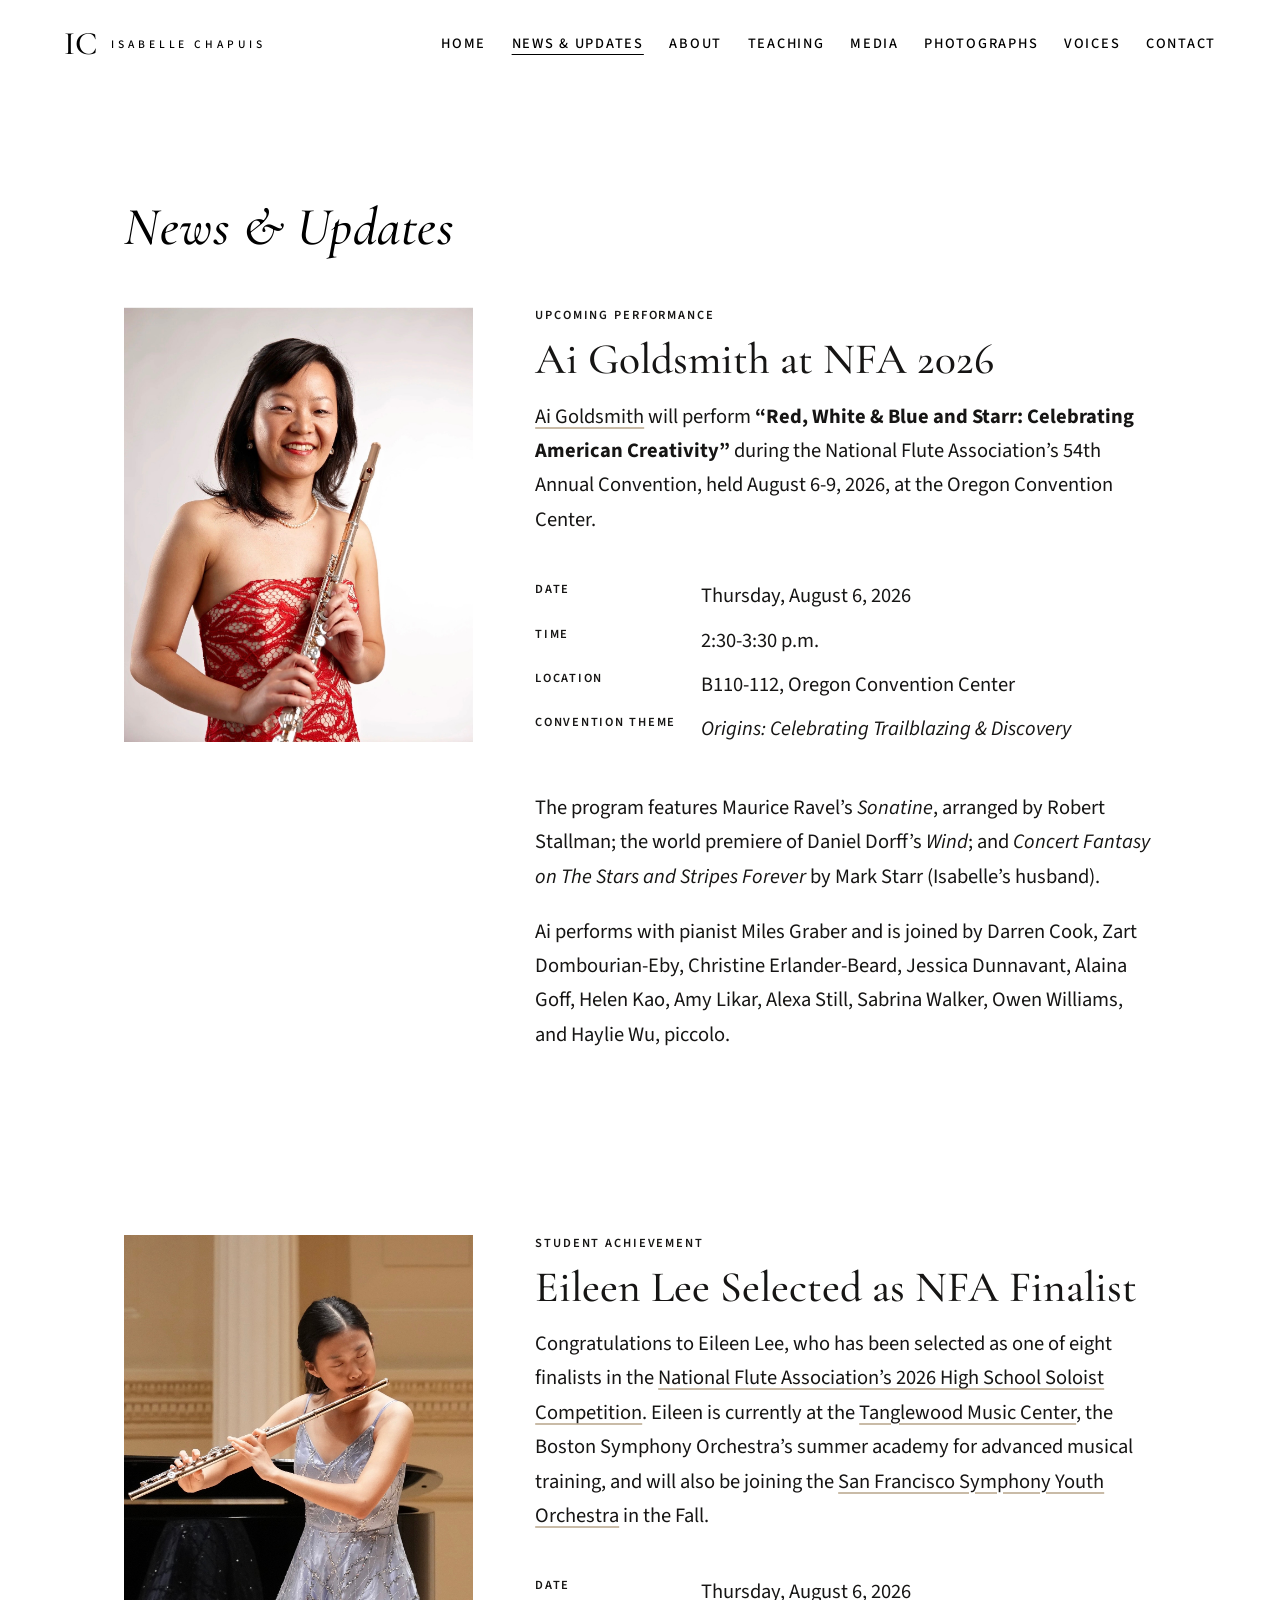
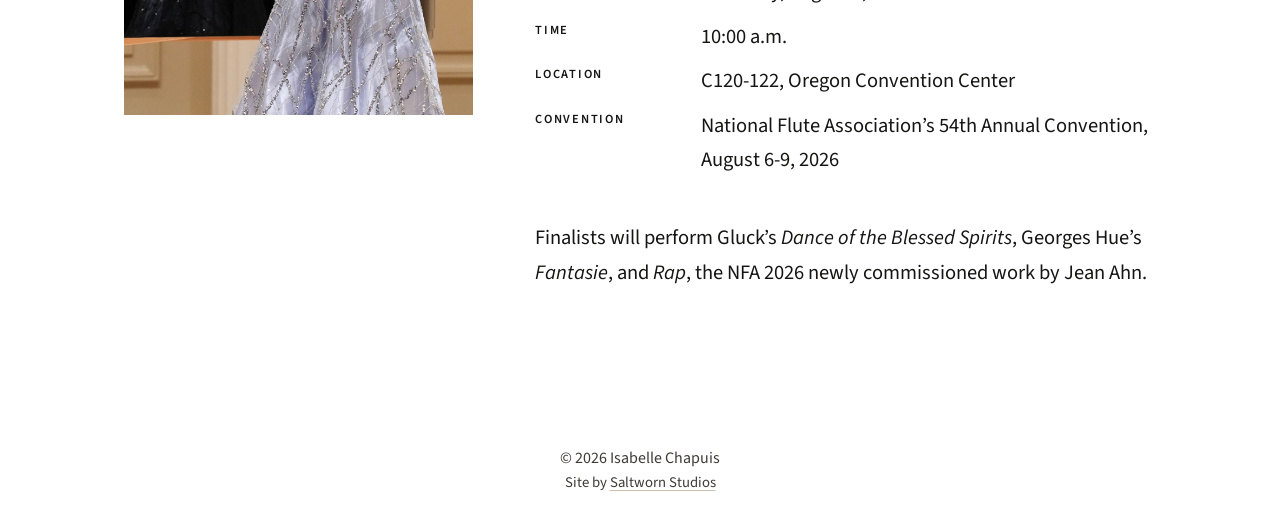
<file: news.html>
<!DOCTYPE html>
<html lang="en">
<head>
    <meta charset="UTF-8">
    <meta name="viewport" content="width=device-width, initial-scale=1.0">
    <title>News &amp; Updates | Isabelle Chapuis</title>
    <meta name="description" content="News, performances, student achievements, and updates from Isabelle Chapuis.">
    <link rel="canonical" href="https://isabellechapuisflutist.com/news.html">
    <meta property="og:title" content="News &amp; Updates | Isabelle Chapuis">
    <meta property="og:description" content="News, performances, student achievements, and updates from Isabelle Chapuis.">
    <meta property="og:type" content="website">
    <meta property="og:url" content="https://isabellechapuisflutist.com/news.html">
    <meta property="og:image" content="https://isabellechapuisflutist.com/Images/Home/HomePortrait.jpeg">
    <meta name="twitter:card" content="summary_large_image">
    <meta name="twitter:title" content="News &amp; Updates | Isabelle Chapuis">
    <meta name="twitter:description" content="News, performances, student achievements, and updates from Isabelle Chapuis.">
    <meta name="twitter:image" content="https://isabellechapuisflutist.com/Images/Home/HomePortrait.jpeg">
    <link rel="icon" href="favicon.svg" type="image/svg+xml">
    <link rel="preconnect" href="https://fonts.googleapis.com">
    <link rel="preconnect" href="https://fonts.gstatic.com" crossorigin>
    <link href="https://fonts.googleapis.com/css2?family=Cormorant+Garamond:ital,wght@0,400;0,500;0,600;1,400&family=Great+Vibes&family=Source+Sans+3:wght@300;400;500;600&display=swap" rel="stylesheet">
    <link rel="stylesheet" href="style.css?v=20260729-mobile-readable">
</head>
<body class="draft-site">
    <header class="site-header" id="top">
        <a class="brand" href="./" aria-label="Isabelle Chapuis home">
            <span class="brand-mark">IC</span>
            <span class="brand-text">Isabelle Chapuis</span>
        </a>

        <input class="nav-toggle" type="checkbox" id="nav-toggle" aria-label="Open navigation">
        <label class="nav-button" for="nav-toggle" aria-hidden="true">
            <span class="nav-button-text">Menu</span>
            <span class="nav-icon" aria-hidden="true">☰</span>
            <span></span>
            <span></span>
            <span></span>
        </label>

        <nav class="site-nav" aria-label="Primary navigation">
            <a href="./">Home</a>
            <a href="news.html" aria-current="page">News &amp; Updates</a>
            <a href="about.html">About</a>
            <a href="teaching.html">Teaching</a>
            <a href="media.html">Media</a>
            <a href="gallery.html">Photographs</a>
            <a href="voices.html">Voices</a>
            <a href="contact.html">Contact</a>
        </nav>
    </header>

    <main>
        <section class="section page-section news-section" aria-labelledby="news-title">
            <header class="page-intro">
                <h1 id="news-title">News &amp; Updates</h1>
            </header>

            <article class="news-feature" aria-labelledby="ai-nfa-title">
                <figure class="news-feature-media">
                    <img src="Images/Home/AiGoldsmith.jpeg" alt="Ai Goldsmith" loading="lazy" decoding="async" width="1259" height="1569">
                </figure>
                <div class="news-feature-copy">
                    <p class="news-feature-label">Upcoming Performance</p>
                    <h2 id="ai-nfa-title">Ai Goldsmith at NFA 2026</h2>
                    <p><a href="https://www.flutistai.com/home" target="_blank" rel="noopener noreferrer">Ai Goldsmith</a> will perform <strong>“Red, White &amp; Blue and Starr: Celebrating American Creativity”</strong> during the National Flute Association’s 54th Annual Convention, held August 6-9, 2026, at the Oregon Convention Center.</p>
                    <dl class="news-details" aria-label="Performance details">
                        <div>
                            <dt>Date</dt>
                            <dd>Thursday, August 6, 2026</dd>
                        </div>
                        <div>
                            <dt>Time</dt>
                            <dd>2:30-3:30 p.m.</dd>
                        </div>
                        <div>
                            <dt>Location</dt>
                            <dd>B110-112, Oregon Convention Center</dd>
                        </div>
                        <div>
                            <dt>Convention theme</dt>
                            <dd><em>Origins: Celebrating Trailblazing &amp; Discovery</em></dd>
                        </div>
                    </dl>
                    <p>The program features Maurice Ravel’s <em>Sonatine</em>, arranged by Robert Stallman; the world premiere of Daniel Dorff’s <em>Wind</em>; and <em>Concert Fantasy on The Stars and Stripes Forever</em> by Mark Starr (Isabelle’s husband).</p>
                    <p>Ai performs with pianist Miles Graber and is joined by Darren Cook, Zart Dombourian-Eby, Christine Erlander-Beard, Jessica Dunnavant, Alaina Goff, Helen Kao, Amy Likar, Alexa Still, Sabrina Walker, Owen Williams, and Haylie Wu, piccolo.</p>
                </div>
            </article>

            <article class="news-feature" aria-labelledby="eileen-nfa-title">
                <figure class="news-feature-media">
                    <img src="Images/Home/EileenLee.jpeg" alt="Eileen Lee performing" loading="lazy" decoding="async" width="1290" height="1773">
                </figure>
                <div class="news-feature-copy">
                    <p class="news-feature-label">Student Achievement</p>
                    <h2 id="eileen-nfa-title">Eileen Lee Selected as NFA Finalist</h2>
                    <p>Congratulations to Eileen Lee, who has been selected as one of eight finalists in the <a href="https://www.nfaonline.org/scholarships-competitions/competitions/nfa-competitions/solo-competitions/high-school-soloist-competition" target="_blank" rel="noopener noreferrer">National Flute Association’s 2026 High School Soloist Competition</a>. Eileen is currently at the <a href="https://www.bso.org/tmc" target="_blank" rel="noopener noreferrer">Tanglewood Music Center</a>, the Boston Symphony Orchestra’s summer academy for advanced musical training, and will also be joining the <a href="https://www.sfsymphony.org/SFS-Youth-Orchestra/About" target="_blank" rel="noopener noreferrer">San Francisco Symphony Youth Orchestra</a> in the Fall.</p>
                    <dl class="news-details" aria-label="Competition details">
                        <div>
                            <dt>Date</dt>
                            <dd>Thursday, August 6, 2026</dd>
                        </div>
                        <div>
                            <dt>Time</dt>
                            <dd>10:00 a.m.</dd>
                        </div>
                        <div>
                            <dt>Location</dt>
                            <dd>C120-122, Oregon Convention Center</dd>
                        </div>
                        <div>
                            <dt>Convention</dt>
                            <dd>National Flute Association’s 54th Annual Convention, August 6-9, 2026</dd>
                        </div>
                    </dl>
                    <p>Finalists will perform Gluck’s <em>Dance of the Blessed Spirits</em>, Georges Hue’s <em>Fantasie</em>, and <em>Rap</em>, the NFA 2026 newly commissioned work by Jean Ahn.</p>
                </div>
            </article>
        </section>
    </main>
    <footer class="site-footer" aria-label="Copyright">
        <p>&copy; 2026 Isabelle Chapuis</p>
        <p class="site-credit">Site by <a href="https://saltwornstudios.com/" target="_blank" rel="noopener noreferrer">Saltworn Studios</a></p>
    </footer>
</body>
</html>
</file>
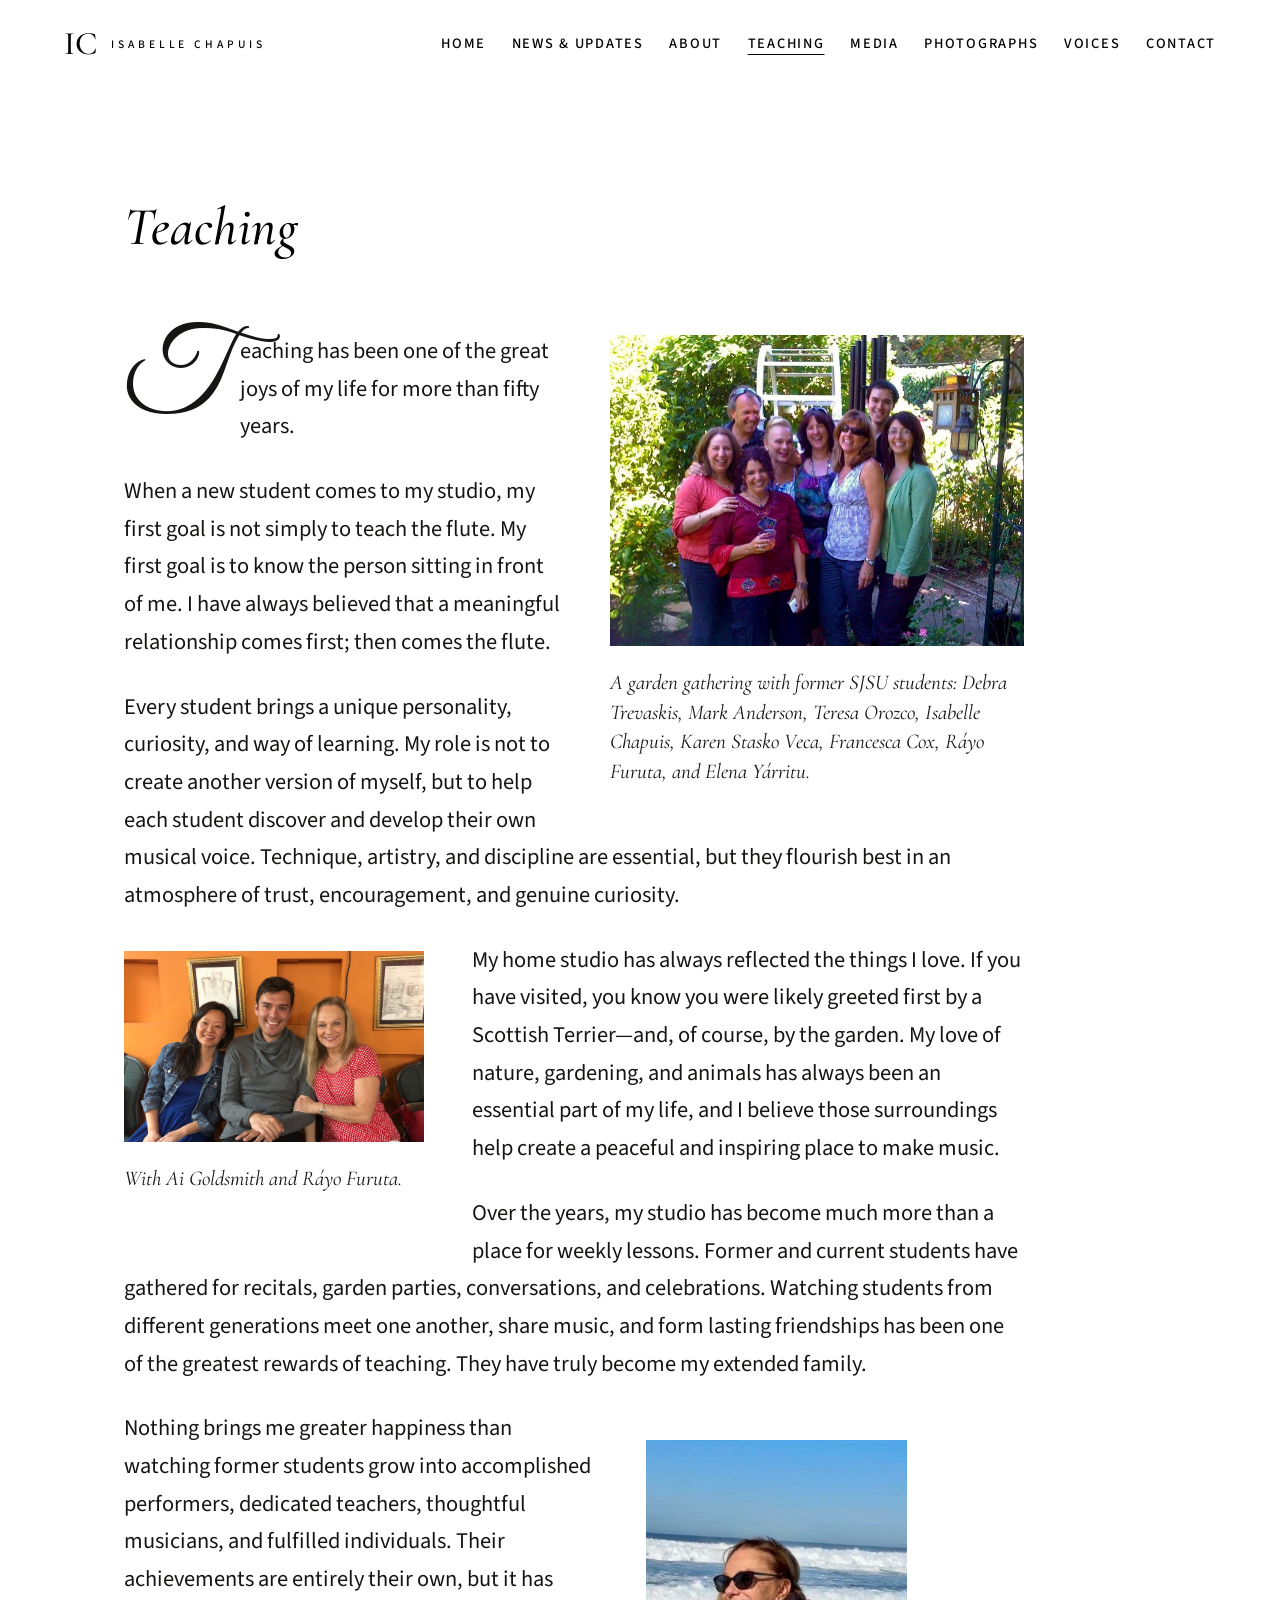
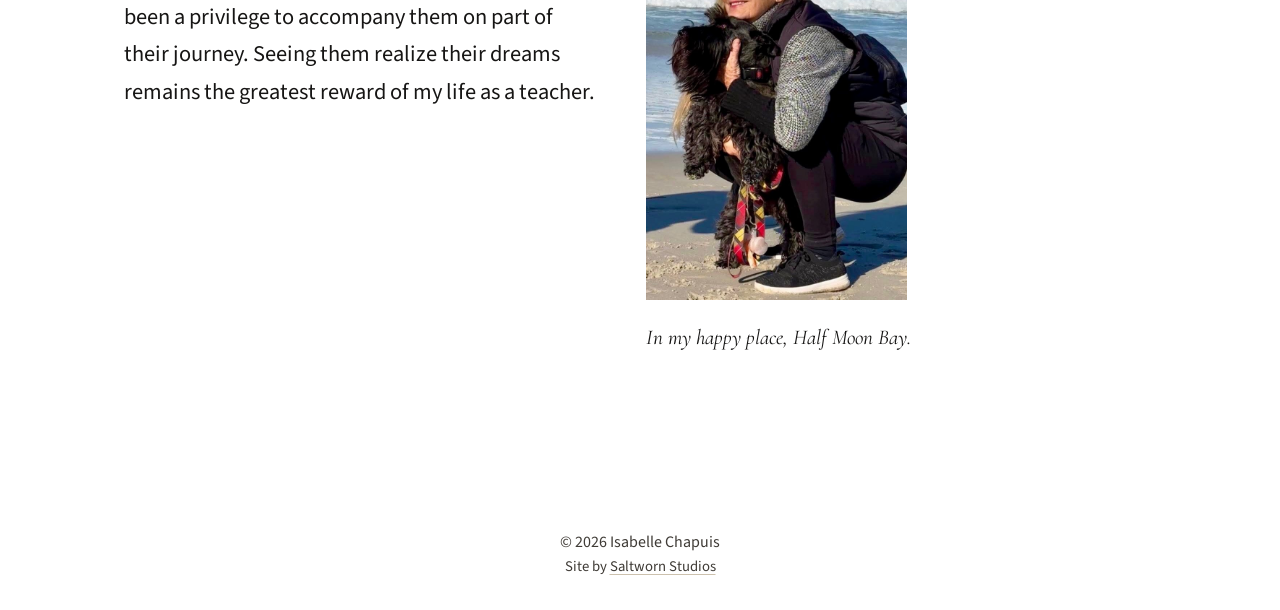
<file: teaching.html>
<!DOCTYPE html>
<html lang="en">
<head>
    <meta charset="UTF-8">
    <meta name="viewport" content="width=device-width, initial-scale=1.0">
    <title>Teaching | Isabelle Chapuis</title>
    <meta name="description" content="Learn about Isabelle Chapuis's teaching, her home studio, and her warm approach to helping students develop their own musical voices.">
    <link rel="canonical" href="https://isabellechapuisflutist.com/teaching.html">
    <meta property="og:title" content="Teaching | Isabelle Chapuis">
    <meta property="og:description" content="Isabelle Chapuis's approach to teaching, students, and musical expression.">
    <meta property="og:type" content="website">
    <meta property="og:url" content="https://isabellechapuisflutist.com/teaching.html">
    <meta property="og:image" content="https://isabellechapuisflutist.com/Images/Teaching/IsabelleGardenStudentReunion.jpeg">
    <meta name="twitter:card" content="summary_large_image">
    <meta name="twitter:title" content="Teaching | Isabelle Chapuis">
    <meta name="twitter:description" content="Isabelle Chapuis's approach to teaching, students, and musical expression.">
    <meta name="twitter:image" content="https://isabellechapuisflutist.com/Images/Teaching/IsabelleGardenStudentReunion.jpeg">
    <link rel="icon" href="favicon.svg" type="image/svg+xml">
    <link rel="preconnect" href="https://fonts.googleapis.com">
    <link rel="preconnect" href="https://fonts.gstatic.com" crossorigin>
    <link href="https://fonts.googleapis.com/css2?family=Cormorant+Garamond:ital,wght@0,400;0,500;0,600;1,400&family=Great+Vibes&family=Source+Sans+3:wght@300;400;500;600&display=swap" rel="stylesheet">
    <link rel="stylesheet" href="style.css?v=20260729-mobile-readable">
</head>
<body class="draft-site">
    <header class="site-header" id="top">
        <a class="brand" href="./" aria-label="Isabelle Chapuis home">
            <span class="brand-mark">IC</span>
            <span class="brand-text">Isabelle Chapuis</span>
        </a>

        <input class="nav-toggle" type="checkbox" id="nav-toggle" aria-label="Open navigation">
        <label class="nav-button" for="nav-toggle" aria-hidden="true">
            <span class="nav-button-text">Menu</span>
            <span class="nav-icon" aria-hidden="true">☰</span>
            <span></span>
            <span></span>
            <span></span>
        </label>

        <nav class="site-nav" aria-label="Primary navigation">
            <a href="./">Home</a>
            <a href="news.html">News &amp; Updates</a>
            <a href="about.html">About</a>
            <a href="teaching.html" aria-current="page">Teaching</a>
            <a href="media.html">Media</a>
            <a href="gallery.html">Photographs</a>
            <a href="voices.html">Voices</a>
            <a href="contact.html">Contact</a>
        </nav>
    </header>

    <main>
        <section class="section teaching-section" id="teaching" aria-labelledby="teaching-title">
            <header class="page-intro">
                <h1 id="teaching-title">Teaching</h1>
            </header>
            <div class="page-stack">
                <div class="teaching-panel">
                    <div class="section-copy teaching-copy">
                        <figure class="bio-image bio-image--teaching-lead bio-image--float-right">
                            <a href="Images/Teaching/IsabelleGardenStudentReunion.jpeg" target="_blank" rel="noopener noreferrer" aria-label="Open garden gathering photograph full size">
                                <img src="Images/Teaching/IsabelleGardenStudentReunion.jpeg" alt="Teaching photograph of Isabelle Chapuis with students in the garden" loading="eager" width="720" height="540">
                            </a>
                            <figcaption>A garden gathering with former SJSU students: Debra Trevaskis, Mark Anderson, Teresa Orozco, Isabelle Chapuis, Karen Stasko Veca, Francesca Cox, Ráyo Furuta, and Elena Yárritu.</figcaption>
                        </figure>
                        <p class="drop-cap">Teaching has been one of the great joys of my life for more than fifty years.</p>
                        <p>When a new student comes to my studio, my first goal is not simply to teach the flute. My first goal is to know the person sitting in front of me. I have always believed that a meaningful relationship comes first; then comes the flute.</p>
                        <p>Every student brings a unique personality, curiosity, and way of learning. My role is not to create another version of myself, but to help each student discover and develop their own musical voice. Technique, artistry, and discipline are essential, but they flourish best in an atmosphere of trust, encouragement, and genuine curiosity.</p>
                        <figure class="bio-image bio-image--teaching-small bio-image--float-left">
                            <a href="Images/Teaching/isabelleAiRayo.jpeg" target="_blank" rel="noopener noreferrer" aria-label="Open photograph of Isabelle Chapuis with Ai Goldsmith and Ráyo Furuta full size">
                                <img src="Images/Teaching/isabelleAiRayo.jpeg" alt="Teaching photograph of Isabelle Chapuis with Ai Goldsmith and Ráyo Furuta" loading="lazy" width="1600" height="1015">
                            </a>
                            <figcaption>With Ai Goldsmith and Ráyo Furuta.</figcaption>
                        </figure>
                        <p>My home studio has always reflected the things I love. If you have visited, you know you were likely greeted first by a Scottish Terrier—and, of course, by the garden. My love of nature, gardening, and animals has always been an essential part of my life, and I believe those surroundings help create a peaceful and inspiring place to make music.</p>
                        <p>Over the years, my studio has become much more than a place for weekly lessons. Former and current students have gathered for recitals, garden parties, conversations, and celebrations. Watching students from different generations meet one another, share music, and form lasting friendships has been one of the greatest rewards of teaching. They have truly become my extended family.</p>
                        <figure class="bio-image bio-image--teaching-medium bio-image--float-right bio-image--teaching-final">
                            <a href="Images/Teaching/IsabelleHMBDom.jpeg" target="_blank" rel="noopener noreferrer" aria-label="Open photograph of Isabelle Chapuis with Domino full size">
                                <img src="Images/Teaching/IsabelleHMBDom.jpeg" alt="Photograph of Isabelle Chapuis with Domino" loading="lazy" width="722" height="1274">
                            </a>
                            <figcaption>In my happy place, Half Moon Bay.</figcaption>
                        </figure>
                        <p>Nothing brings me greater happiness than watching former students grow into accomplished performers, dedicated teachers, thoughtful musicians, and fulfilled individuals. Their achievements are entirely their own, but it has been a privilege to accompany them on part of their journey. Seeing them realize their dreams remains the greatest reward of my life as a teacher.</p>
                    </div>
                </div>
            </div>
        </section>
    </main>
    <footer class="site-footer" aria-label="Copyright">
        <p>&copy; 2026 Isabelle Chapuis</p>
        <p class="site-credit">Site by <a href="https://saltwornstudios.com/" target="_blank" rel="noopener noreferrer">Saltworn Studios</a></p>
    </footer>
</body>
</html>
</file>
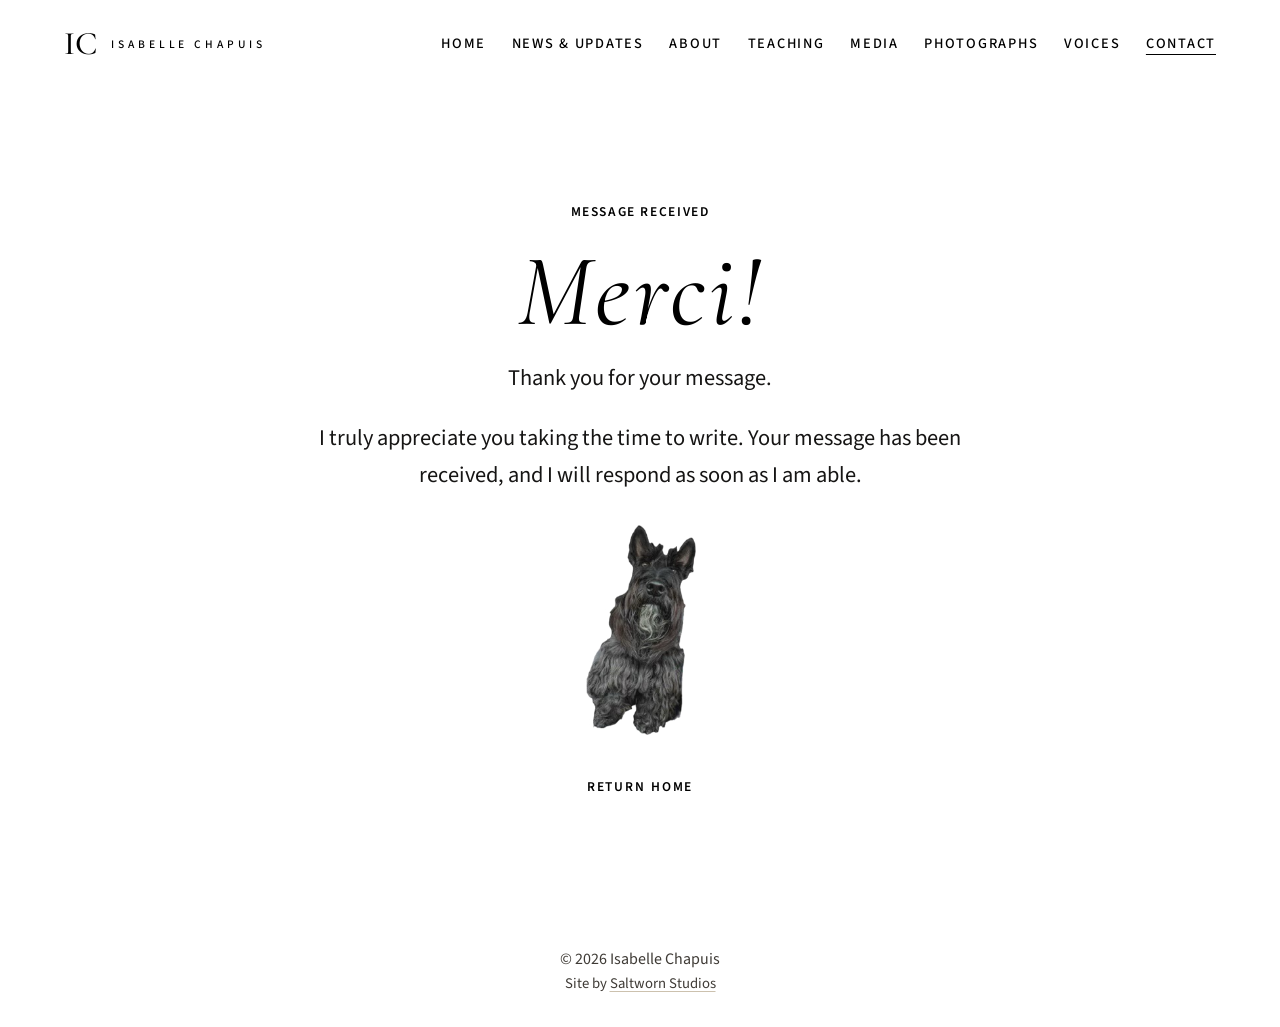
<file: thanks.html>
<!DOCTYPE html>
<html lang="en">
<head>
    <meta charset="UTF-8">
    <meta name="viewport" content="width=device-width, initial-scale=1.0">
    <title>Merci | Isabelle Chapuis</title>
    <meta name="description" content="Thank you for contacting Isabelle Chapuis.">
    <meta name="robots" content="noindex, follow">
    <link rel="canonical" href="https://isabellechapuisflutist.com/thanks.html">
    <link rel="icon" href="favicon.svg" type="image/svg+xml">
    <link rel="preconnect" href="https://fonts.googleapis.com">
    <link rel="preconnect" href="https://fonts.gstatic.com" crossorigin>
    <link href="https://fonts.googleapis.com/css2?family=Cormorant+Garamond:ital,wght@0,400;0,500;0,600;1,400&family=Great+Vibes&family=Source+Sans+3:wght@300;400;500;600&display=swap" rel="stylesheet">
    <link rel="stylesheet" href="style.css?v=20260729-mobile-readable">
</head>
<body class="draft-site">
    <header class="site-header" id="top">
        <a class="brand" href="./" aria-label="Isabelle Chapuis home">
            <span class="brand-mark">IC</span>
            <span class="brand-text">Isabelle Chapuis</span>
        </a>

        <input class="nav-toggle" type="checkbox" id="nav-toggle" aria-label="Open navigation">
        <label class="nav-button" for="nav-toggle" aria-hidden="true">
            <span class="nav-button-text">Menu</span>
            <span class="nav-icon" aria-hidden="true">☰</span>
            <span></span>
            <span></span>
            <span></span>
        </label>

        <nav class="site-nav" aria-label="Primary navigation">
            <a href="./">Home</a>
            <a href="news.html">News &amp; Updates</a>
            <a href="about.html">About</a>
            <a href="teaching.html">Teaching</a>
            <a href="media.html">Media</a>
            <a href="gallery.html">Photographs</a>
            <a href="voices.html">Voices</a>
            <a href="contact.html" aria-current="page">Contact</a>
        </nav>
    </header>

    <main>
        <section class="section thanks-section" aria-labelledby="thanks-title">
            <div class="thanks-card">
                <p class="section-kicker">Message Received</p>
                <h1 id="thanks-title">Merci!</h1>
                <div class="section-copy">
                    <p>Thank you for your message.</p>
                    <p>I truly appreciate you taking the time to write. Your message has been received, and I will respond as soon as I am able.</p>
                </div>
                <img class="thanks-domino" src="Images/domino-transparent.png" alt="Domino, Isabelle's Scottish Terrier" decoding="async" loading="lazy">
                <a class="return-link" href="./">Return Home</a>
            </div>
        </section>
    </main>
    <footer class="site-footer" aria-label="Copyright">
        <p>&copy; 2026 Isabelle Chapuis</p>
        <p class="site-credit">Site by <a href="https://saltwornstudios.com/" target="_blank" rel="noopener noreferrer">Saltworn Studios</a></p>
    </footer>
</body>
</html>
</file>
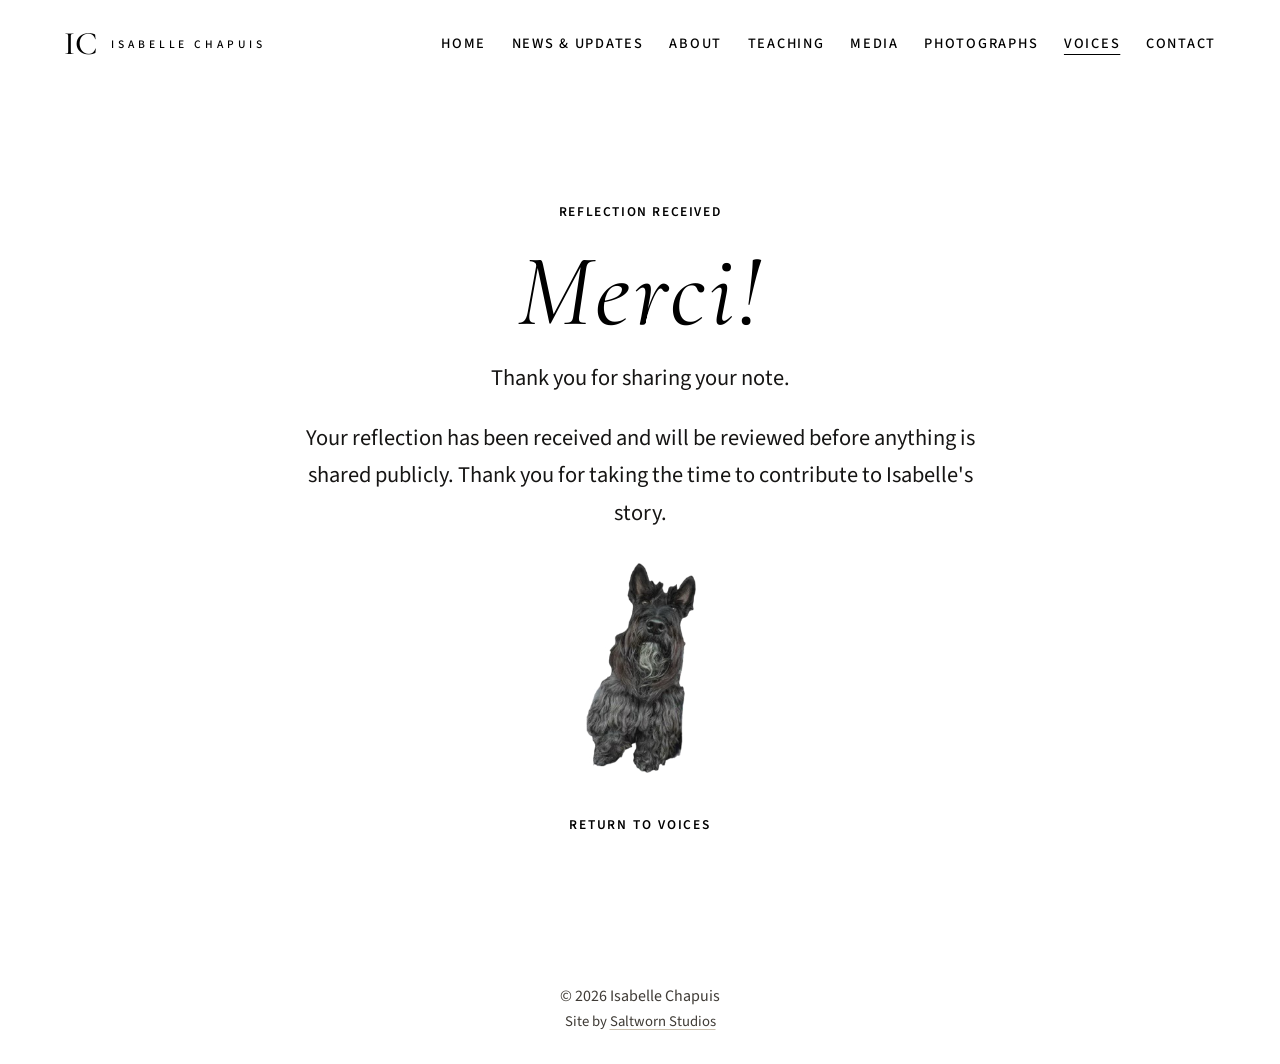
<file: voices-thanks.html>
<!DOCTYPE html>
<html lang="en">
<head>
    <meta charset="UTF-8">
    <meta name="viewport" content="width=device-width, initial-scale=1.0">
    <title>Merci | Isabelle Chapuis</title>
    <meta name="description" content="Thank you for sharing a reflection for Isabelle Chapuis.">
    <meta name="robots" content="noindex, follow">
    <link rel="canonical" href="https://isabellechapuisflutist.com/voices-thanks.html">
    <link rel="icon" href="favicon.svg" type="image/svg+xml">
    <link rel="preconnect" href="https://fonts.googleapis.com">
    <link rel="preconnect" href="https://fonts.gstatic.com" crossorigin>
    <link href="https://fonts.googleapis.com/css2?family=Cormorant+Garamond:ital,wght@0,400;0,500;0,600;1,400&family=Great+Vibes&family=Source+Sans+3:wght@300;400;500;600&display=swap" rel="stylesheet">
    <link rel="stylesheet" href="style.css?v=20260729-mobile-readable">
</head>
<body class="draft-site">
    <header class="site-header" id="top">
        <a class="brand" href="./" aria-label="Isabelle Chapuis home">
            <span class="brand-mark">IC</span>
            <span class="brand-text">Isabelle Chapuis</span>
        </a>

        <input class="nav-toggle" type="checkbox" id="nav-toggle" aria-label="Open navigation">
        <label class="nav-button" for="nav-toggle" aria-hidden="true">
            <span class="nav-button-text">Menu</span>
            <span class="nav-icon" aria-hidden="true">☰</span>
            <span></span>
            <span></span>
            <span></span>
        </label>

        <nav class="site-nav" aria-label="Primary navigation">
            <a href="./">Home</a>
            <a href="news.html">News &amp; Updates</a>
            <a href="about.html">About</a>
            <a href="teaching.html">Teaching</a>
            <a href="media.html">Media</a>
            <a href="gallery.html">Photographs</a>
            <a href="voices.html" aria-current="page">Voices</a>
            <a href="contact.html">Contact</a>
        </nav>
    </header>

    <main>
        <section class="section thanks-section" aria-labelledby="thanks-title">
            <div class="thanks-card">
                <p class="section-kicker">Reflection Received</p>
                <h1 id="thanks-title">Merci!</h1>
                <div class="section-copy">
                    <p>Thank you for sharing your note.</p>
                    <p>Your reflection has been received and will be reviewed before anything is shared publicly. Thank you for taking the time to contribute to Isabelle's story.</p>
                </div>
                <img class="thanks-domino" src="Images/domino-transparent.png" alt="Domino, Isabelle's Scottish Terrier" decoding="async" loading="lazy">
                <a class="return-link" href="voices.html">Return to Voices</a>
            </div>
        </section>
    </main>
    <footer class="site-footer" aria-label="Copyright">
        <p>&copy; 2026 Isabelle Chapuis</p>
        <p class="site-credit">Site by <a href="https://saltwornstudios.com/" target="_blank" rel="noopener noreferrer">Saltworn Studios</a></p>
    </footer>
</body>
</html>
</file>
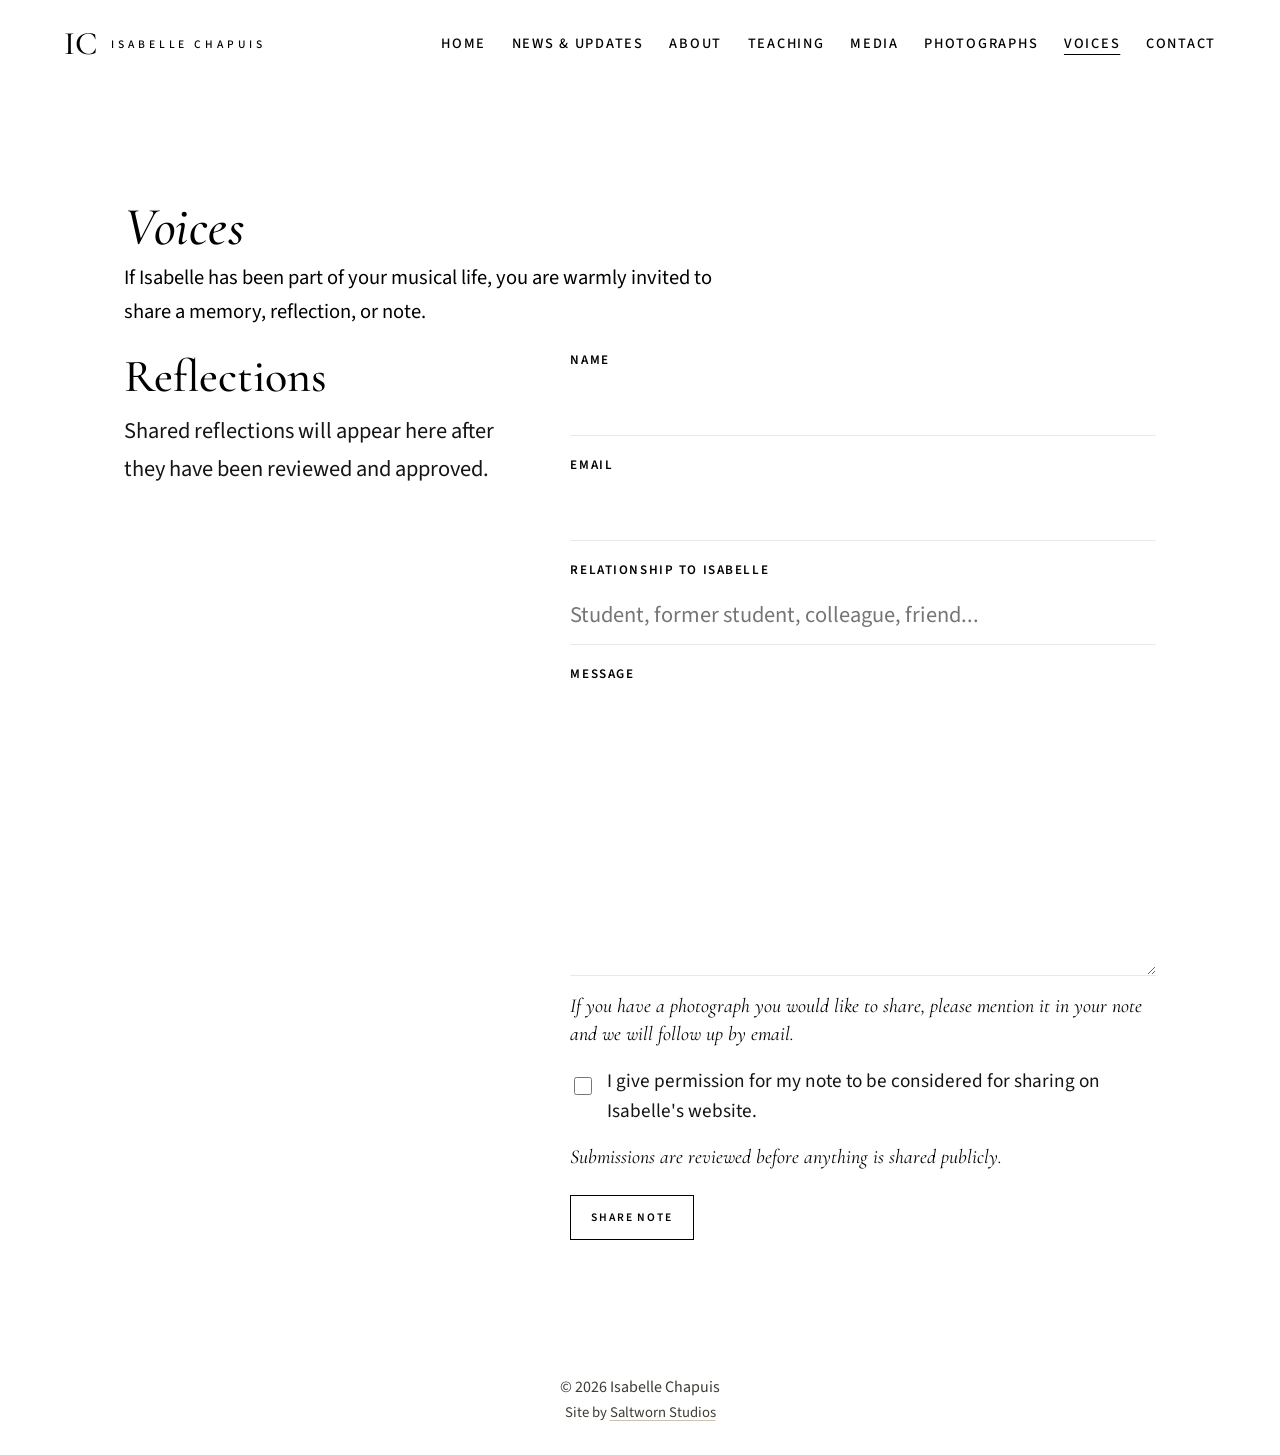
<file: voices.html>
<!DOCTYPE html>
<html lang="en">
<head>
    <meta charset="UTF-8">
    <meta name="viewport" content="width=device-width, initial-scale=1.0">
    <title>Voices | Isabelle Chapuis</title>
    <meta name="description" content="Share a memory, reflection, or note about studying or making music with Isabelle Chapuis.">
    <link rel="canonical" href="https://isabellechapuisflutist.com/voices.html">
    <meta property="og:title" content="Voices | Isabelle Chapuis">
    <meta property="og:description" content="Memories and reflections from students, colleagues, and friends of Isabelle Chapuis.">
    <meta property="og:type" content="website">
    <meta property="og:url" content="https://isabellechapuisflutist.com/voices.html">
    <meta property="og:image" content="https://isabellechapuisflutist.com/Images/Home/isabellehero.jpg">
    <meta name="twitter:card" content="summary_large_image">
    <meta name="twitter:title" content="Voices | Isabelle Chapuis">
    <meta name="twitter:description" content="Memories and reflections from students, colleagues, and friends of Isabelle Chapuis.">
    <meta name="twitter:image" content="https://isabellechapuisflutist.com/Images/Home/isabellehero.jpg">
    <link rel="icon" href="favicon.svg" type="image/svg+xml">
    <link rel="preconnect" href="https://fonts.googleapis.com">
    <link rel="preconnect" href="https://fonts.gstatic.com" crossorigin>
    <link href="https://fonts.googleapis.com/css2?family=Cormorant+Garamond:ital,wght@0,400;0,500;0,600;1,400&family=Great+Vibes&family=Source+Sans+3:wght@300;400;500;600&display=swap" rel="stylesheet">
    <link rel="stylesheet" href="style.css?v=20260729-mobile-readable">
</head>
<body class="draft-site">
    <header class="site-header" id="top">
        <a class="brand" href="./" aria-label="Isabelle Chapuis home">
            <span class="brand-mark">IC</span>
            <span class="brand-text">Isabelle Chapuis</span>
        </a>

        <input class="nav-toggle" type="checkbox" id="nav-toggle" aria-label="Open navigation">
        <label class="nav-button" for="nav-toggle" aria-hidden="true">
            <span class="nav-button-text">Menu</span>
            <span class="nav-icon" aria-hidden="true">☰</span>
            <span></span>
            <span></span>
            <span></span>
        </label>

        <nav class="site-nav" aria-label="Primary navigation">
            <a href="./">Home</a>
            <a href="news.html">News &amp; Updates</a>
            <a href="about.html">About</a>
            <a href="teaching.html">Teaching</a>
            <a href="media.html">Media</a>
            <a href="gallery.html">Photographs</a>
            <a href="voices.html" aria-current="page">Voices</a>
            <a href="contact.html">Contact</a>
        </nav>
    </header>

    <main>
        <section class="section voices-section" id="voices" aria-labelledby="voices-title">
            <header class="page-intro">
                <h1 id="voices-title">Voices</h1>
                <p>If Isabelle has been part of your musical life, you are warmly invited to share a memory, reflection, or note.</p>
            </header>

            <div class="voices-layout">
                <div class="voices-copy" aria-labelledby="reflections-title">
                    <h2 id="reflections-title">Reflections</h2>
                    <p class="section-copy">Shared reflections will appear here after they have been reviewed and approved.</p>
                </div>

                <form class="contact-form voices-form" action="https://api.web3forms.com/submit" method="POST">
                    <input type="hidden" name="access_key" value="3132fa2e-ed76-4ff8-b428-ddc641d42dae">
                    <input type="hidden" name="subject" value="New Voices submission for Isabelle Chapuis website">
                    <input type="hidden" name="from_name" value="Isabelle Chapuis website">
                    <input type="hidden" name="redirect" value="https://isabellechapuisflutist.com/voices-thanks.html">
                    <label>
                        <span>Name</span>
                        <input type="text" name="name" autocomplete="name" required>
                    </label>
                    <label>
                        <span>Email</span>
                        <input type="email" name="email" autocomplete="email" required>
                    </label>
                    <label>
                        <span>Relationship to Isabelle</span>
                        <input type="text" name="relationship" autocomplete="off" placeholder="Student, former student, colleague, friend..." required>
                    </label>
                    <label>
                        <span>Message</span>
                        <textarea name="message" rows="7" required></textarea>
                    </label>
                    <p class="form-note">If you have a photograph you would like to share, please mention it in your note and we will follow up by email.</p>
                    <label class="permission-check">
                        <input type="checkbox" name="permission_to_share" value="Yes" required>
                        <span>I give permission for my note to be considered for sharing on Isabelle's website.</span>
                    </label>
                    <p class="form-note">Submissions are reviewed before anything is shared publicly.</p>
                    <button type="submit">Share Note</button>
                </form>
            </div>
        </section>
    </main>
    <footer class="site-footer" aria-label="Copyright">
        <p>&copy; 2026 Isabelle Chapuis</p>
        <p class="site-credit">Site by <a href="https://saltwornstudios.com/" target="_blank" rel="noopener noreferrer">Saltworn Studios</a></p>
    </footer>
</body>
</html>
</file>
<file: style.css>
:root {
    --ivory: #f6f3ee;
    --ivory-deep: #ece8df;
    --paper: #fbf8f2;
    --navy: #1f1f1f;
    --navy-soft: #4c4a46;
    --gold: #9a835f;
    --gold-soft: #beb39f;
    --gold-pale: #ddd7ca;
    --coral: #a96860;
    --rule: rgba(27, 26, 24, 0.095);
    --shadow: rgba(27, 26, 24, 0.065);
}

* {
    box-sizing: border-box;
}

html {
    scroll-behavior: smooth;
}

body {
    margin: 0;
    background:
        radial-gradient(circle at 18% 10%, rgba(255, 253, 248, 0.7), transparent 34rem),
        radial-gradient(circle at 82% 18%, rgba(169, 104, 96, 0.018), transparent 34rem),
        linear-gradient(120deg, rgba(154, 131, 95, 0.008), transparent 44%),
        var(--ivory);
    color: var(--navy);
    font-family: "Source Sans 3", Arial, sans-serif;
    font-size: 16px;
    line-height: 1.68;
}

body::before {
    content: "";
    position: fixed;
    inset: 0;
    pointer-events: none;
    background-image:
        radial-gradient(circle at center, rgba(27, 26, 24, 0.009) 0 0.4px, transparent 0.5px),
        linear-gradient(rgba(154, 131, 95, 0.005) 1px, transparent 1px);
    background-size: 24px 24px, 100% 12px;
    opacity: 0.26;
}

a {
    color: inherit;
}

h1,
h2,
h3,
.brand-mark {
    font-family: "Cormorant Garamond", Georgia, serif;
    font-weight: 500;
    letter-spacing: 0;
}

p,
h1,
h2,
h3,
figure {
    margin-top: 0;
}

.site-header {
    position: absolute;
    top: 0;
    left: 0;
    right: 0;
    z-index: 20;
    display: flex;
    align-items: center;
    justify-content: space-between;
    gap: 24px;
    min-height: 74px;
    padding: 18px clamp(20px, 3.5vw, 46px);
    border-bottom: 0;
    background:
        linear-gradient(to bottom, rgba(31, 31, 31, 0.16), rgba(31, 31, 31, 0.02) 68%, transparent);
    backdrop-filter: none;
}

.brand {
    display: inline-flex;
    align-items: center;
    gap: 14px;
    color: var(--navy);
    text-decoration: none;
}

.brand-mark {
    color: var(--gold);
    font-size: 2.05rem;
    line-height: 1;
}

.brand-text,
.site-nav,
.eyebrow,
.section-kicker,
.highlight-list span,
.contact-card p,
.contact-card span,
.feature-grid span {
    font-family: "Source Sans 3", Arial, sans-serif;
    letter-spacing: 0.16em;
    text-transform: uppercase;
}

.brand-text {
    font-size: 0.72rem;
    font-weight: 500;
    letter-spacing: 0.34em;
}

.site-nav {
    display: flex;
    justify-content: flex-end;
    gap: clamp(18px, 2.35vw, 36px);
    font-size: 0.72rem;
    font-weight: 500;
    letter-spacing: 0.18em;
    text-shadow: 0 1px 14px rgba(31, 31, 31, 0.5);
}

.site-nav a {
    padding: 6px 0;
    border-bottom: 1px solid rgba(154, 131, 95, 0.62);
    color: rgba(255, 253, 248, 0.92);
    text-decoration: none;
}

.site-nav a:hover,
.site-nav a:focus-visible {
    color: var(--coral);
    border-color: currentColor;
}

.nav-toggle,
.nav-button {
    display: none;
}

.nav-button-text {
    display: none;
}

.hero {
    position: relative;
    display: grid;
    grid-template-columns: minmax(0, 1fr) minmax(0, 1fr);
    min-height: min(690px, 86vh);
    border-bottom: 1px solid var(--rule);
    overflow: hidden;
}

.hero::after {
    content: "";
    position: absolute;
    z-index: 1;
    inset: 0;
    pointer-events: none;
    background:
        linear-gradient(to right, rgba(246, 243, 238, 1) 0%, rgba(246, 243, 238, 0.985) 33%, rgba(246, 243, 238, 0.78) 42%, rgba(246, 243, 238, 0.28) 49%, transparent 56%);
}

.hero-copy {
    position: relative;
    z-index: 2;
    display: flex;
    flex-direction: column;
    justify-content: center;
    padding: clamp(100px, 10vw, 130px) clamp(38px, 6vw, 96px) clamp(50px, 5.5vw, 70px);
    background: transparent;
}

.eyebrow,
.section-kicker {
    margin-bottom: 10px;
    color: var(--gold);
    font-size: 0.66rem;
    font-weight: 500;
}

h1 {
    display: grid;
    gap: 0;
    margin-bottom: 14px;
    color: var(--navy);
    font-family: "Cormorant Garamond", Georgia, serif;
    font-size: clamp(4.35rem, 7vw, 7.45rem);
    font-style: normal;
    font-weight: 400;
    line-height: 0.9;
    letter-spacing: 0.13em;
    font-variant-ligatures: common-ligatures;
    text-shadow: none;
    text-transform: uppercase;
}

h1 span:last-child {
    padding-left: 0;
}

.hero-subtitle {
    max-width: 560px;
    margin-bottom: 14px;
    color: var(--navy);
    font-size: clamp(0.98rem, 1.18vw, 1.18rem);
    font-weight: 400;
    letter-spacing: 0.14em;
    line-height: 1.32;
    text-transform: uppercase;
}

.hero-intro {
    max-width: 600px;
    margin-bottom: 12px;
    color: var(--navy-soft);
    font-size: clamp(1rem, 1.05vw, 1.08rem);
}

.hero-note {
    margin-bottom: 0;
    color: var(--navy);
    font-family: "Cormorant Garamond", Georgia, serif;
    font-size: clamp(1.18rem, 1.55vw, 1.55rem);
    font-style: italic;
    line-height: 1.2;
}

.hero-portrait {
    position: absolute;
    z-index: 0;
    top: 0;
    right: 0;
    bottom: 0;
    left: 32%;
    min-height: 100%;
    margin: 0;
    background-image: url("Images/Home/HomePortrait.jpeg");
    background-position: 58% 32%;
    background-repeat: no-repeat;
    background-size: cover;
    opacity: 0.92;
}

.scroll-menu {
    position: sticky;
    top: 0;
    z-index: 18;
    display: flex;
    justify-content: flex-end;
    padding: 12px clamp(18px, 4vw, 54px);
    border-bottom: 1px solid rgba(27, 26, 24, 0.075);
    background: rgba(246, 243, 238, 0.88);
    backdrop-filter: blur(10px);
}

.scroll-menu details {
    position: relative;
}

.scroll-menu summary {
    list-style: none;
    cursor: pointer;
    color: var(--navy);
    font-family: "Source Sans 3", Arial, sans-serif;
    font-size: 0.72rem;
    font-weight: 600;
    letter-spacing: 0.18em;
    text-transform: uppercase;
}

.scroll-menu summary::-webkit-details-marker {
    display: none;
}

.scroll-menu summary::after {
    content: "";
    display: inline-block;
    width: 24px;
    height: 1px;
    margin-left: 12px;
    background: currentColor;
    vertical-align: middle;
}

.scroll-menu details > div {
    position: absolute;
    top: calc(100% + 14px);
    right: 0;
    display: grid;
    min-width: min(78vw, 340px);
    padding: 18px 22px;
    border: 1px solid var(--rule);
    background: rgba(251, 248, 242, 0.98);
    box-shadow: 0 18px 44px rgba(27, 26, 24, 0.08);
}

.scroll-menu a {
    padding: 10px 0;
    border-bottom: 1px solid rgba(27, 26, 24, 0.075);
    color: var(--navy);
    font-size: 0.92rem;
    text-decoration: none;
}

.scroll-menu a:last-child {
    border-bottom: 0;
}

.scroll-menu a:hover,
.scroll-menu a:focus-visible {
    color: var(--coral);
}

.section {
    position: relative;
    padding: clamp(82px, 10vw, 140px) clamp(24px, 7vw, 108px);
    scroll-margin-top: 92px;
}

.section + .section {
    border-top: 1px solid var(--rule);
}

.section-heading {
    max-width: 760px;
}

.section-heading.centered {
    max-width: 900px;
    margin: 0 auto;
    text-align: center;
}

h2 {
    margin-bottom: 0;
    color: var(--navy);
    font-size: clamp(2.35rem, 3.9vw, 4.15rem);
    font-weight: 400;
    line-height: 0.98;
}

h3 {
    margin-bottom: 12px;
    color: var(--navy);
    font-size: clamp(1.35rem, 1.75vw, 1.9rem);
    font-weight: 400;
    line-height: 1.05;
}

.section-copy,
.section-intro,
.biography-text,
.feature-grid p,
.press-feature p,
.highlight-list p,
.contact-card span {
    color: var(--navy-soft);
}

.section-intro {
    max-width: 720px;
    margin: 28px auto 0;
    font-size: clamp(1.14rem, 1.35vw, 1.28rem);
    line-height: 1.85;
}

.biography-section {
    display: grid;
    grid-template-columns: minmax(260px, 0.55fr) minmax(0, 1fr);
    gap: clamp(42px, 8vw, 118px);
    align-items: start;
    background: var(--paper);
}

.biography-text {
    max-width: 900px;
    font-size: clamp(1.1rem, 1.24vw, 1.22rem);
    line-height: 1.86;
    white-space: pre-wrap;
}

.biography-text p {
    margin-bottom: 0.85em;
}

.teaching-section,
.master-section,
.watch-section,
.contact-section {
    display: grid;
    grid-template-columns: minmax(260px, 0.82fr) minmax(0, 1.18fr);
    gap: clamp(40px, 7vw, 96px);
    align-items: start;
}

.teaching-panel {
    display: grid;
    gap: clamp(34px, 5vw, 58px);
}

.teaching-copy {
    max-width: 760px;
    font-size: clamp(1.16rem, 1.42vw, 1.34rem);
    line-height: 1.78;
}

.flute-school-section,
.highlights-section {
    background: var(--paper);
}

.lineage-display {
    position: relative;
    display: grid;
    grid-template-columns: repeat(9, minmax(104px, 1fr));
    gap: clamp(10px, 1.35vw, 18px);
    max-width: 1260px;
    margin: clamp(72px, 8vw, 104px) auto 0;
}

.lineage-display::before {
    content: "";
    position: absolute;
    top: 56px;
    left: 4.5%;
    right: 4.5%;
    height: 1px;
    background: rgba(150, 127, 95, 0.28);
}

.lineage-person {
    position: relative;
    display: grid;
    justify-items: center;
    gap: 18px;
    text-align: center;
}

.lineage-portrait {
    position: relative;
    z-index: 1;
    display: grid;
    width: 112px;
    aspect-ratio: 1;
    place-items: center;
    border: 1px solid rgba(150, 127, 95, 0.38);
    border-radius: 50%;
    background:
        radial-gradient(circle at 38% 30%, rgba(255, 250, 244, 0.94), rgba(241, 232, 220, 0.78)),
        var(--ivory-deep);
    color: var(--gold);
    font-family: "Cormorant Garamond", Georgia, serif;
    font-size: 1.48rem;
    line-height: 1;
}

.lineage-person h3 {
    max-width: 124px;
    margin-bottom: 0;
    font-family: "Source Sans 3", Arial, sans-serif;
    font-size: 0.82rem;
    font-weight: 500;
    letter-spacing: 0.06em;
    line-height: 1.28;
}

.lineage-person.current .lineage-portrait {
    border-color: rgba(184, 114, 103, 0.42);
    border-width: 1.5px;
    box-shadow: 0 0 0 5px rgba(184, 114, 103, 0.06);
    color: var(--navy);
}

.feature-grid {
    display: grid;
    grid-template-columns: repeat(3, minmax(0, 1fr));
    gap: 1px;
    background: rgba(150, 127, 95, 0.14);
}

.feature-grid article {
    min-height: 260px;
    padding: clamp(24px, 3.5vw, 38px);
    background: rgba(255, 250, 244, 0.76);
}

.feature-grid p {
    font-size: clamp(1.03rem, 1.15vw, 1.14rem);
    line-height: 1.72;
}

.feature-grid.compact article {
    min-height: 220px;
}

.feature-grid span,
.highlight-list span {
    display: block;
    margin-bottom: 30px;
    color: var(--gold);
    font-size: 0.72rem;
    font-weight: 600;
}

.watch-grid {
    display: grid;
    gap: clamp(28px, 4vw, 46px);
}

.video-feature {
    margin: 0;
}

.video-frame {
    position: relative;
    overflow: hidden;
    border: 1px solid var(--rule);
    background: var(--paper);
    aspect-ratio: 16 / 9;
}

.video-link {
    display: grid;
    place-items: center;
    padding: 0;
    color: var(--navy);
    text-decoration: none;
    transition: border-color 180ms ease, color 180ms ease;
}

.video-link img {
    position: absolute;
    inset: 0;
    width: 100%;
    height: 100%;
    object-fit: cover;
    filter: saturate(0.86) contrast(0.94);
}

.video-link::after {
    content: "";
    position: absolute;
    inset: 0;
    background:
        linear-gradient(to top, rgba(31, 31, 31, 0.52), rgba(31, 31, 31, 0.04) 58%),
        linear-gradient(to right, rgba(246, 243, 238, 0.12), transparent 42%);
}

.video-link:hover,
.video-link:focus-visible {
    border-color: rgba(169, 104, 96, 0.48);
    color: var(--coral);
}

.play-mark {
    position: relative;
    z-index: 1;
    display: grid;
    width: clamp(58px, 8vw, 88px);
    aspect-ratio: 1;
    place-items: center;
    border: 1px solid rgba(255, 253, 248, 0.58);
    border-radius: 50%;
    color: rgba(255, 253, 248, 0.92);
    background: rgba(31, 31, 31, 0.18);
    backdrop-filter: blur(2px);
}

.play-mark svg {
    width: 46%;
    height: 46%;
    fill: currentColor;
}

.video-caption {
    position: absolute;
    z-index: 1;
    left: clamp(22px, 4vw, 42px);
    right: clamp(22px, 4vw, 42px);
    bottom: clamp(20px, 3vw, 34px);
}

.video-caption .press-label {
    color: rgba(255, 253, 248, 0.78);
}

.video-link strong {
    display: block;
}

.video-link strong {
    color: rgba(255, 253, 248, 0.94);
    font-family: "Cormorant Garamond", Georgia, serif;
    font-size: clamp(2rem, 4vw, 4rem);
    font-weight: 400;
    line-height: 0.95;
}

.press-feature {
    display: grid;
    grid-template-columns: minmax(112px, 0.28fr) minmax(0, 1fr);
    gap: clamp(22px, 4vw, 42px);
    align-items: center;
    padding: clamp(24px, 4vw, 40px);
    border: 1px solid var(--rule);
    background: rgba(251, 248, 242, 0.76);
}

.press-thumb {
    display: grid;
    width: min(100%, 160px);
    aspect-ratio: 4 / 5;
    place-items: center;
    border: 1px solid rgba(154, 131, 95, 0.24);
    background:
        linear-gradient(145deg, rgba(246, 243, 238, 0.94), rgba(236, 232, 223, 0.78));
    color: var(--gold);
    font-family: "Cormorant Garamond", Georgia, serif;
    font-size: clamp(2rem, 4vw, 3.6rem);
    letter-spacing: 0.08em;
}

.press-label {
    margin-bottom: 16px;
    color: var(--gold);
    font-family: "Source Sans 3", Arial, sans-serif;
    font-size: 0.7rem;
    font-weight: 600;
    letter-spacing: 0.16em;
    text-transform: uppercase;
}

.press-feature h3 {
    max-width: 680px;
}

.press-feature p {
    font-size: clamp(1.05rem, 1.2vw, 1.16rem);
    line-height: 1.72;
}

.press-feature a {
    display: inline-block;
    margin-top: 12px;
    color: var(--navy);
    font-size: 0.92rem;
    text-decoration-color: var(--gold);
    text-underline-offset: 7px;
    transition: color 180ms ease, text-decoration-color 180ms ease;
}

.press-feature a:hover,
.press-feature a:focus-visible {
    color: var(--coral);
    text-decoration-color: currentColor;
}

.highlights-section {
    display: grid;
    grid-template-columns: minmax(260px, 0.75fr) minmax(0, 1.25fr);
    gap: clamp(40px, 7vw, 96px);
}

.highlight-list {
    display: grid;
    gap: 1px;
    background: rgba(150, 127, 95, 0.14);
}

.highlight-list article {
    display: grid;
    grid-template-columns: minmax(96px, 0.3fr) minmax(0, 1fr);
    gap: clamp(20px, 4vw, 46px);
    padding: clamp(22px, 3.5vw, 34px) 0;
    background: var(--paper);
}

.highlight-list span {
    margin: 0;
}

.highlight-list p {
    max-width: 680px;
    margin: 0;
    font-size: clamp(1.05rem, 1.2vw, 1.16rem);
    line-height: 1.7;
}

.contact-section {
    background: var(--ivory-deep);
}

.contact-card {
    display: grid;
    gap: 28px;
    padding: clamp(26px, 4vw, 42px);
    background: var(--paper);
    border: 1px solid var(--rule);
    box-shadow: 0 18px 48px rgba(35, 33, 30, 0.04);
    font-style: normal;
}

.contact-form {
    display: grid;
    gap: 18px;
}

.contact-form label {
    display: grid;
    gap: 8px;
}

.contact-form span {
    color: var(--gold);
    font-family: "Source Sans 3", Arial, sans-serif;
    font-size: 0.82rem;
    font-weight: 600;
    letter-spacing: 0.12em;
    text-transform: uppercase;
}

.contact-form input,
.contact-form textarea {
    width: 100%;
    border: 0;
    border-bottom: 1px solid var(--rule);
    border-radius: 0;
    background: transparent;
    color: var(--navy);
    font: inherit;
    font-size: clamp(1.16rem, 1.32vw, 1.28rem);
    padding: 8px 0 10px;
}

.contact-form textarea {
    resize: vertical;
}

.contact-form input:focus,
.contact-form textarea:focus {
    outline: 0;
    border-color: rgba(169, 104, 96, 0.62);
}

.contact-form button {
    justify-self: start;
    margin-top: 6px;
    border: 1px solid rgba(154, 131, 95, 0.36);
    background: transparent;
    color: var(--navy);
    cursor: pointer;
    font-family: "Source Sans 3", Arial, sans-serif;
    font-size: 0.72rem;
    font-weight: 600;
    letter-spacing: 0.16em;
    padding: 13px 20px;
    text-transform: uppercase;
    transition: border-color 180ms ease, color 180ms ease;
}

.contact-form button:hover,
.contact-form button:focus-visible {
    border-color: var(--coral);
    color: var(--coral);
}

.contact-icons {
    display: flex;
    justify-content: center;
    gap: 24px;
    padding-top: 4px;
}

.contact-icons a {
    display: inline-grid;
    width: 26px;
    aspect-ratio: 1;
    place-items: center;
    color: var(--navy);
    transition: color 180ms ease;
}

.contact-icons a:hover,
.contact-icons a:focus-visible {
    color: var(--coral);
}

.contact-icons svg {
    width: 24px;
    height: 24px;
    fill: currentColor;
}

@media (max-width: 1120px) {
    .site-header {
        align-items: flex-start;
        flex-direction: column;
        gap: 18px;
    }

    .site-nav {
        justify-content: flex-start;
        flex-wrap: wrap;
    }

    .hero,
    .biography-section,
    .teaching-section,
    .master-section,
    .watch-section,
    .highlights-section,
    .contact-section {
        grid-template-columns: 1fr;
    }

    .hero {
        min-height: min(720px, 92vh);
    }

    .hero-copy {
        max-width: 760px;
        padding-top: clamp(126px, 15vw, 150px);
        background: transparent;
    }

    .hero::after {
        display: block;
        background:
            linear-gradient(to right, rgba(246, 243, 238, 1) 0%, rgba(246, 243, 238, 0.98) 48%, rgba(246, 243, 238, 0.72) 60%, rgba(246, 243, 238, 0.2) 76%, transparent 100%),
            linear-gradient(to bottom, rgba(246, 243, 238, 0.7), rgba(246, 243, 238, 0) 28%);
    }

    .hero-portrait {
        position: absolute;
        inset: 0 0 0 24%;
        min-height: 100%;
        background-position: 55% 24%;
    }

    .feature-grid {
        grid-template-columns: 1fr;
    }

    .feature-grid article {
        min-height: 0;
    }

    .lineage-display {
        grid-template-columns: repeat(3, minmax(0, 1fr));
        max-width: 720px;
    }

    .lineage-display::before {
        display: none;
    }
}

@media (max-width: 720px) {
    body {
        font-size: 16px;
    }

    .site-header {
        display: grid;
        grid-template-columns: 1fr auto;
        align-items: center;
        min-height: 70px;
        padding: 14px 16px;
        background:
            linear-gradient(to bottom, rgba(246, 243, 238, 0.82), rgba(246, 243, 238, 0.38) 78%, rgba(246, 243, 238, 0));
    }

    .brand-mark {
        font-size: 1.55rem;
    }

    .brand-text {
        max-width: 170px;
        font-size: 0.7rem;
        line-height: 1.4;
    }

    .nav-button {
        display: inline-grid;
        grid-template-columns: auto 22px;
        grid-template-rows: repeat(3, 2px);
        column-gap: 8px;
        row-gap: 6px;
        width: auto;
        height: 40px;
        align-content: center;
        align-items: center;
        justify-content: center;
        padding: 0 12px;
        border: 1px solid var(--gold-pale);
        cursor: pointer;
    }

    .nav-button span {
        display: block;
        grid-column: 2;
        width: 22px;
        height: 2px;
        background: var(--navy);
    }

    .nav-button span:nth-of-type(2) {
        grid-row: 1;
    }

    .nav-button span:nth-of-type(3) {
        grid-row: 2;
    }

    .nav-button span:nth-of-type(4) {
        grid-row: 3;
    }

    .nav-button .nav-button-text {
        display: block;
        grid-column: 1;
        grid-row: 1 / 4;
        width: auto;
        height: auto;
        background: transparent;
        color: var(--navy);
        font-size: 0.72rem;
        font-weight: 700;
        letter-spacing: 0.12em;
        line-height: 1;
        text-transform: uppercase;
    }

    .site-nav {
        display: none;
        grid-column: 1 / -1;
        width: 100%;
        padding-top: 14px;
    }

    .site-nav a {
        display: block;
        width: 100%;
        padding: 10px 0;
        border-top: 1px solid var(--rule);
        border-bottom: 0;
    }

    .nav-toggle:checked ~ .site-nav {
        display: block;
    }

    .hero-copy {
        min-height: 0;
        padding: 112px 18px 38px;
        justify-content: flex-start;
        background: rgba(246, 243, 238, 0.96);
    }

    h1 {
        font-size: clamp(3.8rem, 15.5vw, 5.25rem);
        letter-spacing: 0.1em;
    }

    .hero-subtitle {
        font-size: clamp(1rem, 4.2vw, 1.32rem);
        letter-spacing: 0.14em;
    }

    .hero-portrait {
        position: relative;
        inset: auto;
        height: clamp(360px, 62vh, 520px);
        min-height: 0;
        background-position: 50% 18%;
        background-size: cover;
        opacity: 1;
    }

    .hero::after {
        display: none;
    }

    .section {
        padding: 72px 18px;
        scroll-margin-top: 84px;
    }

    h2 {
        font-size: clamp(2.08rem, 9.5vw, 3.15rem);
    }

    .biography-text {
        font-size: 1.08rem;
        line-height: 1.78;
    }

    .lineage-display {
        grid-template-columns: 1fr;
        gap: 28px;
        margin-top: 48px;
    }

    .highlight-list article {
        grid-template-columns: 1fr;
        gap: 8px;
        padding: 24px 0;
    }

    .press-feature {
        grid-template-columns: 1fr;
    }

    .press-thumb {
        width: 128px;
    }

    .contact-card a {
        max-width: 100%;
        overflow-wrap: anywhere;
        font-size: clamp(1.85rem, 10vw, 2.8rem);
    }
}

/* End-of-file draft corrections for the multi-page client review site. */
body.draft-site {
    background: var(--simple-paper);
    color: var(--simple-ink);
}

body.draft-site::before,
.draft-site .hero::after,
.draft-site .scroll-menu {
    display: none;
}

.draft-site .site-header {
    position: static;
    display: flex;
    align-items: center;
    justify-content: space-between;
    gap: 28px;
    min-height: auto;
    padding: 28px clamp(22px, 5vw, 72px);
    border-bottom: 1px solid var(--simple-rule);
    background: transparent;
    backdrop-filter: none;
}

.draft-site .site-nav {
    display: flex;
    width: auto;
    gap: clamp(16px, 2vw, 30px);
    padding-top: 0;
    font-size: 0.9rem;
    letter-spacing: 0.12em;
    text-shadow: none;
}

.draft-site .site-nav a {
    display: inline-block;
    width: auto;
    padding: 0;
    border: 0;
    color: var(--simple-ink);
    text-decoration: none;
    text-underline-offset: 0.45em;
    text-decoration-thickness: 1px;
}

.draft-site .site-nav a:hover,
.draft-site .site-nav a:focus-visible,
.draft-site .site-nav a[aria-current="page"] {
    color: var(--simple-accent);
}

.draft-site .site-nav a[aria-current="page"] {
    text-decoration: underline;
    text-decoration-color: currentColor;
}

.draft-site .brand,
.draft-site .brand-text,
.draft-site .contact-icons a {
    color: var(--simple-ink);
}

.draft-site .brand-mark,
.draft-site .section-kicker,
.draft-site .press-label,
.draft-site .contact-form span {
    color: var(--simple-accent);
}

.draft-site .press-label {
    color: #4b3d2a;
    font-size: 0.9rem;
    font-weight: 700;
    letter-spacing: 0.14em;
}

.draft-site .hero {
    display: grid;
    grid-template-columns: minmax(0, 0.9fr) minmax(280px, 0.72fr);
    gap: clamp(34px, 7vw, 92px);
    align-items: center;
    max-width: 1160px;
    min-height: 0;
    margin: 0 auto;
    padding: clamp(58px, 9vw, 112px) clamp(22px, 5vw, 72px);
    border-bottom: 1px solid var(--simple-rule);
    overflow: visible;
}

.draft-site .hero-copy {
    display: block;
    max-width: 620px;
    min-height: 0;
    padding: 0;
    background: transparent;
}

.draft-site h1 {
    display: block;
    margin: 0 0 28px;
    color: var(--simple-ink);
    font-family: "Cormorant Garamond", Georgia, serif;
    font-size: clamp(3.6rem, 8vw, 6.6rem);
    font-style: italic;
    font-weight: 400;
    letter-spacing: 0.035em;
    line-height: 0.98;
    text-transform: none;
}

.draft-site h1 span {
    display: block;
}

.draft-site h1 span:last-child {
    padding-left: 0;
}

.draft-site .hero h1 {
    margin-bottom: 34px;
    font-family: "Great Vibes", "Cormorant Garamond", Georgia, serif;
    font-size: clamp(4.8rem, 10vw, 8.5rem);
    font-style: normal;
    font-weight: 400;
    letter-spacing: 0.01em;
    line-height: 0.78;
}

.draft-site .hero h1 span:last-child {
    padding-left: clamp(36px, 8vw, 96px);
}

.draft-site .hero-intro {
    max-width: 520px;
    margin-bottom: 1em;
    color: #161514;
    font-size: clamp(1.48rem, 1.9vw, 1.7rem);
    line-height: 1.64;
}

.draft-site .hero-note {
    display: none;
}

.draft-site .hero-media {
    width: 100%;
}

.draft-site .hero-portrait {
    position: relative;
    inset: auto;
    width: 100%;
    height: auto;
    min-height: 0;
    aspect-ratio: 4 / 5;
    margin: 0;
    border: 1px solid var(--simple-rule);
    background-position: 50% 18%;
    background-size: cover;
    opacity: 1;
}

.draft-site .photo-credit {
    margin: 10px 0 0;
    color: #3f3b36;
    font-family: "Cormorant Garamond", Georgia, serif;
    font-size: clamp(1.06rem, 1.14vw, 1.18rem);
    font-style: italic;
    line-height: 1.35;
    text-align: right;
}

.draft-site .section {
    max-width: 1160px;
    margin: 0 auto;
    padding: clamp(64px, 9vw, 112px) clamp(22px, 5vw, 72px);
    border-top: 0;
    scroll-margin-top: 24px;
}

.draft-site .section + .section {
    border-top: 1px solid var(--simple-rule);
}

.draft-site .page-section,
.draft-site .biography-section,
.draft-site .teaching-section,
.draft-site .watch-section,
.draft-site .contact-section {
    display: grid;
    grid-template-columns: 1fr;
    gap: clamp(18px, 4vw, 34px);
    align-items: start;
    background: transparent;
}

.draft-site .section-heading {
    max-width: 900px;
}

.draft-site .page-intro {
    max-width: 900px;
    margin-bottom: clamp(4px, 1.4vw, 12px);
}

.draft-site .page-intro h1 {
    margin-bottom: 8px;
    color: var(--simple-ink);
    font-family: "Cormorant Garamond", Georgia, serif;
    font-size: clamp(2.1rem, 4.2vw, 3.35rem);
    font-weight: 500;
    letter-spacing: 0.01em;
    line-height: 0.98;
}

.draft-site .page-intro p {
    max-width: 620px;
    color: var(--simple-muted);
    font-size: clamp(1.28rem, 1.52vw, 1.46rem);
    line-height: 1.65;
}

.draft-site .section-kicker {
    margin-bottom: 18px;
    font-size: 0.84rem;
    font-weight: 600;
    letter-spacing: 0.12em;
}

.draft-site .biography-text,
.draft-site .section-copy,
.draft-site .feature-grid p,
.draft-site .press-feature p,
.draft-site .contact-form input,
.draft-site .contact-form textarea {
    color: #161514;
    font-size: clamp(1.4rem, 1.66vw, 1.58rem);
    line-height: 1.68;
}

.draft-site .biography-text {
    max-width: 900px;
    white-space: normal;
}

.draft-site #news {
    padding-top: clamp(14px, 2.2vw, 28px);
}

.draft-site .home-news-summary {
    max-width: 820px;
}

.draft-site .home-note-card {
    max-width: 880px;
    margin-left: auto;
    margin-right: auto;
    padding: clamp(28px, 5vw, 54px);
    border: 1px solid rgba(154, 131, 95, 0.26);
    background: rgba(246, 241, 231, 0.78);
}

.draft-site .home-note-card .section-heading,
.draft-site .home-note-card .home-news-summary {
    max-width: 760px;
}

.draft-site .home-note-title {
    margin: 0 0 22px;
    color: var(--simple-ink);
    font-family: "Cormorant Garamond", Georgia, serif;
    font-size: clamp(2.1rem, 4.2vw, 3.35rem);
    font-style: italic;
    font-weight: 400;
    letter-spacing: 0.01em;
    line-height: 0.98;
}

.draft-site .home-news-summary strong {
    color: var(--simple-ink);
    font-weight: 600;
}

.draft-site .home-news-summary a {
    color: var(--simple-ink);
    text-decoration-color: rgba(142, 114, 72, 0.48);
    text-underline-offset: 0.18em;
}

.draft-site .news-feature {
    display: grid;
    grid-template-columns: minmax(220px, 0.72fr) minmax(0, 1.28fr);
    gap: clamp(28px, 5vw, 62px);
    align-items: start;
    max-width: 1040px;
}

.draft-site .news-feature + .news-feature {
    margin-top: clamp(44px, 6vw, 72px);
    padding-top: clamp(36px, 5vw, 56px);
    border-top: 1px solid var(--simple-rule);
}

.draft-site .news-feature-media {
    margin: 0;
}

.draft-site .news-feature-media img {
    display: block;
    width: 100%;
    height: auto;
    border: 1px solid var(--simple-rule);
    object-fit: cover;
}

.draft-site .news-feature-copy {
    color: #161514;
    font-size: clamp(1.28rem, 1.48vw, 1.44rem);
    line-height: 1.68;
}

.draft-site .news-feature-label {
    margin-bottom: 12px;
    color: var(--simple-accent);
    font-family: "Source Sans 3", Arial, sans-serif;
    font-size: 0.78rem;
    font-weight: 600;
    letter-spacing: 0.15em;
    line-height: 1.4;
    text-transform: uppercase;
}

.draft-site .news-feature h2 {
    margin-bottom: 18px;
    color: var(--simple-ink);
    font-family: "Cormorant Garamond", Georgia, serif;
    font-size: clamp(2rem, 3.4vw, 3rem);
    font-weight: 500;
    line-height: 1.02;
}

.draft-site .news-feature-copy p {
    margin-bottom: 1em;
}

.draft-site .news-feature-copy a {
    color: var(--simple-ink);
    text-decoration-color: rgba(142, 114, 72, 0.48);
    text-underline-offset: 0.18em;
}

.draft-site .news-details {
    display: grid;
    gap: 10px;
    margin: 22px 0 24px;
    padding: 20px 0;
    border-top: 1px solid var(--simple-rule);
    border-bottom: 1px solid var(--simple-rule);
}

.draft-site .news-details div {
    display: grid;
    grid-template-columns: 150px minmax(0, 1fr);
    gap: 16px;
}

.draft-site .news-details dt {
    color: var(--simple-muted);
    font-family: "Source Sans 3", Arial, sans-serif;
    font-size: 0.78rem;
    font-style: normal;
    font-weight: 600;
    letter-spacing: 0.14em;
    text-transform: uppercase;
}

.draft-site .news-details dd {
    margin: 0;
    color: #161514;
}

.draft-site .biography-text p,
.draft-site .about-subsection p {
    margin-bottom: 1.22em;
}

.draft-site .about-subsection .drop-cap::first-letter,
.draft-site .teaching-copy .drop-cap::first-letter {
    float: left;
    margin: 0.08em 0.12em 0 0;
    color: var(--simple-accent);
    font-family: "Great Vibes", "Cormorant Garamond", Georgia, serif;
    font-size: 4.9em;
    font-style: normal;
    font-weight: 400;
    line-height: 0.78;
}

.draft-site .teaching-copy .drop-cap::first-letter {
    margin-top: 0.04em;
}

.draft-site .bio-image {
    margin: clamp(32px, 6vw, 70px) 0;
}

.draft-site .bio-image--top {
    margin-top: 0;
    margin-bottom: clamp(34px, 6vw, 70px);
}

.draft-site .bio-image img {
    display: block;
    width: auto;
    max-width: 100%;
    max-height: min(54vh, 430px);
    height: auto;
    border: 1px solid var(--simple-rule);
    background: rgba(255, 255, 255, 0.46);
}

.draft-site .bio-image a {
    display: inline-block;
    color: inherit;
    text-decoration: none;
}

.draft-site .bio-image a:hover img,
.draft-site .bio-image a:focus-visible img {
    border-color: rgba(142, 114, 72, 0.48);
}

.draft-site .bio-image--lead img {
    max-height: min(50vh, 360px);
}

.draft-site .bio-image--small img,
.draft-site .bio-image--teaching-small img {
    max-height: min(46vh, 320px);
}

.draft-site .bio-image--teaching-medium img {
    max-height: min(58vh, 460px);
}

.draft-site .bio-image--medium img,
.draft-site .bio-image--medium-large img {
    max-height: min(52vh, 380px);
}

.draft-site .bio-image--teaching-lead img {
    max-height: min(52vh, 360px);
}

.draft-site .bio-image figcaption {
    margin-top: 10px;
    color: #161514;
    font-family: "Cormorant Garamond", Georgia, serif;
    font-size: clamp(1.32rem, 1.48vw, 1.5rem);
    font-style: italic;
    line-height: 1.4;
}

.draft-site .bio-image--wide {
    max-width: 820px;
}

.draft-site .bio-image--medium {
    max-width: 640px;
}

.draft-site .bio-image--medium-large {
    width: min(44%, 390px);
    max-width: 390px;
}

.draft-site .bio-image--small {
    max-width: 460px;
}

.draft-site .bio-image--lead {
    width: min(38%, 330px);
    min-width: 250px;
    margin-top: 0.22em;
    margin-bottom: 28px;
}

.draft-site .bio-image--teaching-lead.bio-image--float-right {
    width: min(46%, 430px);
    max-width: 430px;
    margin-top: 0.1em;
    margin-bottom: 34px;
}

.draft-site .bio-image--feature {
    clear: both;
    max-width: 760px;
    margin-top: clamp(44px, 8vw, 88px);
    margin-bottom: clamp(44px, 8vw, 88px);
}

.draft-site .bio-image--float-left {
    float: left;
    width: min(38%, 310px);
    margin: 0.42em clamp(28px, 4vw, 48px) clamp(20px, 4vw, 42px) 0;
}

.draft-site .bio-image--float-right {
    float: right;
    width: min(38%, 330px);
    margin: 0.42em 0 clamp(20px, 4vw, 42px) clamp(28px, 4vw, 48px);
}

.draft-site .bio-image--medium-large.bio-image--float-left {
    width: min(42%, 380px);
    max-width: 380px;
}

.draft-site .bio-image--teaching-small.bio-image--float-left,
.draft-site .bio-image--teaching-small.bio-image--float-right {
    width: min(34%, 300px);
    max-width: 300px;
}

.draft-site .bio-image--teaching-medium.bio-image--float-left,
.draft-site .bio-image--teaching-medium.bio-image--float-right {
    width: min(42%, 380px);
    max-width: 380px;
}

.draft-site .bio-image--teaching-medium.bio-image--teaching-final {
    margin-top: clamp(14px, 3vw, 30px);
}

.draft-site .bio-image--right {
    margin-left: auto;
}

.draft-site .bio-image--final {
    margin-bottom: 0;
}

.draft-site .about-subsection::after {
    clear: both;
    content: "";
    display: table;
}

.draft-site .about-content,
.draft-site .page-stack,
.draft-site .watch-grid {
    display: grid;
    gap: 28px;
}

.draft-site .biography-section .about-content {
    grid-column: 1 / -1;
}

.draft-site .about-subsection {
    max-width: 900px;
    padding-top: clamp(12px, 2vw, 28px);
}

.draft-site .about-subsection h3 {
    margin-bottom: 16px;
    color: var(--simple-accent);
    font-family: "Source Sans 3", Arial, sans-serif;
    font-size: 0.84rem;
    font-weight: 600;
    letter-spacing: 0.12em;
    line-height: 1.4;
    text-transform: uppercase;
}

.draft-site .teaching-copy {
    max-width: 900px;
    padding-top: clamp(12px, 2vw, 28px);
}

.draft-site .teaching-copy p {
    margin-bottom: 1.22em;
}

.draft-site .teaching-copy::after {
    clear: both;
    content: "";
    display: table;
}

.draft-site .media-item {
    display: grid;
    grid-template-columns: minmax(0, 1fr) minmax(150px, 210px);
    gap: clamp(18px, 3vw, 34px);
    align-items: start;
}

.draft-site .media-grid .media-item {
    grid-template-columns: minmax(0, 1fr) minmax(118px, 150px);
    gap: clamp(16px, 2.4vw, 24px);
    padding-top: 22px;
    border-top: 1px solid var(--simple-rule);
}

.draft-site .media-copy {
    padding-top: 2px;
    margin: 0;
}

.draft-site .featured-recording {
    display: grid;
    grid-template-columns: minmax(180px, 280px) minmax(0, 1fr);
    gap: clamp(24px, 5vw, 58px);
    align-items: start;
    padding-bottom: clamp(30px, 5vw, 54px);
    border-bottom: 1px solid var(--simple-rule);
}

.draft-site .featured-pair {
    display: grid;
    grid-template-columns: repeat(auto-fit, minmax(min(100%, 320px), 1fr));
    gap: clamp(34px, 5vw, 64px);
    padding-top: clamp(10px, 2vw, 20px);
}

.draft-site .featured-pair .featured-recording {
    grid-template-columns: minmax(0, 1fr) minmax(118px, 150px);
    gap: clamp(16px, 2.4vw, 24px);
    padding: 22px 0 0;
    border-top: 1px solid var(--simple-rule);
    border-bottom: 0;
}

.draft-site .recording-cover-placeholder {
    display: grid;
    width: min(100%, 280px);
    aspect-ratio: 1 / 1;
    place-items: center;
    border: 1px solid var(--simple-rule);
    background:
        linear-gradient(135deg, rgba(255, 255, 255, 0.56), rgba(236, 232, 223, 0.38)),
        var(--simple-paper);
    color: var(--simple-muted);
    font-family: "Cormorant Garamond", Georgia, serif;
    font-size: clamp(1.26rem, 1.8vw, 1.7rem);
    font-style: italic;
    line-height: 1.28;
    text-align: center;
}

.draft-site .recording-cover {
    width: min(100%, 280px);
}

.draft-site .featured-pair .recording-cover {
    width: min(100%, 150px);
    max-width: 150px;
    order: 2;
}

.draft-site .featured-pair .recording-cover-placeholder {
    width: min(100%, 150px);
    max-width: 150px;
    aspect-ratio: 1 / 1;
    order: 2;
}

.draft-site .recording-cover img {
    display: block;
    width: 100%;
    max-width: 150px;
    height: auto;
    border: 1px solid var(--simple-rule);
    background: var(--simple-paper);
}

.draft-site .recording-copy {
    max-width: 720px;
}

.draft-site .recording-copy h2 {
    margin: 0 0 18px;
    color: var(--simple-ink);
    font-family: "Cormorant Garamond", Georgia, serif;
    font-size: clamp(2rem, 3.4vw, 3rem);
    font-weight: 500;
    line-height: 1.05;
}

.draft-site .featured-pair .recording-copy h2 {
    margin-bottom: 0;
    font-size: clamp(1.42rem, 1.8vw, 1.74rem);
    line-height: 1.18;
}

.draft-site .recording-performers-label {
    margin: 0 0 8px;
    color: var(--simple-accent);
    font-size: 0.84rem;
    font-weight: 600;
    letter-spacing: 0.12em;
    text-transform: uppercase;
}

.draft-site .recording-performers {
    display: grid;
    gap: 3px;
    margin: 0 0 18px;
    padding: 0;
    color: #161514;
    font-size: clamp(1.28rem, 1.48vw, 1.44rem);
    line-height: 1.55;
    list-style: none;
}

.draft-site .featured-pair .recording-performers {
    margin-top: 10px;
    font-size: clamp(1.16rem, 1.28vw, 1.3rem);
    line-height: 1.5;
}

.draft-site .recording-copy p:not(.press-label):not(.recording-performers-label) {
    max-width: 720px;
    margin: 0;
    color: #161514;
    font-size: clamp(1.4rem, 1.66vw, 1.58rem);
    line-height: 1.68;
}

.draft-site .featured-pair .recording-copy p:not(.press-label):not(.recording-performers-label) {
    font-size: clamp(1.4rem, 1.66vw, 1.58rem);
    line-height: 1.68;
}

.draft-site .recording-button {
    display: inline-block;
    margin-top: 22px;
    padding: 10px 16px;
    border: 1px solid var(--simple-rule);
    color: var(--simple-ink);
    font-size: 0.88rem;
    font-weight: 600;
    letter-spacing: 0.1em;
    text-decoration: none;
    text-transform: uppercase;
    transition: border-color 180ms ease, color 180ms ease, background-color 180ms ease;
}

.draft-site .recording-button:hover,
.draft-site .recording-button:focus-visible {
    border-color: rgba(142, 114, 72, 0.48);
    background: rgba(255, 255, 255, 0.46);
    color: var(--simple-accent);
}

.draft-site .media-channel-link {
    margin-top: clamp(18px, 4vw, 36px);
    padding-top: clamp(18px, 3vw, 28px);
    border-top: 1px solid var(--simple-rule);
    color: var(--simple-ink);
    font-family: "Cormorant Garamond", Georgia, serif;
    font-size: clamp(1.35rem, 2vw, 1.75rem);
    font-style: italic;
    line-height: 1.4;
}

.draft-site .media-channel-link a {
    display: inline-flex;
    align-items: center;
    gap: 8px;
    color: var(--simple-ink);
    font-weight: 500;
    letter-spacing: 0;
    text-decoration: none;
    text-transform: none;
    white-space: nowrap;
}

.draft-site .media-channel-link svg {
    width: 0.95em;
    height: 0.95em;
    fill: currentColor;
    flex: 0 0 auto;
    vertical-align: -0.12em;
}

.draft-site .media-channel-link a:hover,
.draft-site .media-channel-link a:focus-visible {
    color: var(--simple-accent);
}

.draft-site .media-collection {
    display: grid;
    gap: clamp(20px, 3vw, 32px);
}

.draft-site .media-collection > h2 {
    margin: 0;
    color: var(--simple-ink);
    font-family: "Source Sans 3", Arial, sans-serif;
    font-size: clamp(1.18rem, 1.8vw, 1.48rem);
    font-weight: 600;
    letter-spacing: 0.14em;
    line-height: 1.22;
    text-transform: uppercase;
}

.draft-site .media-grid {
    display: grid;
    grid-template-columns: repeat(2, minmax(0, 1fr));
    column-gap: clamp(32px, 5vw, 64px);
    row-gap: clamp(34px, 5vw, 58px);
}

.draft-site .media-item h3 {
    margin-bottom: 0;
}

.draft-site .media-item p {
    max-width: 720px;
    margin: 0;
    color: #161514;
    font-size: clamp(1.4rem, 1.66vw, 1.58rem);
    line-height: 1.68;
}

.draft-site .media-item .press-label {
    margin-bottom: 8px;
}

.draft-site .media-embed {
    display: block;
    position: relative;
    overflow: hidden;
    border: 1px solid var(--simple-rule);
    background: #f4f1eb;
    width: min(100%, 210px);
    aspect-ratio: 1 / 1;
    color: var(--simple-paper);
    text-decoration: none;
}

.draft-site .media-grid .media-embed,
.draft-site .media-grid .press-thumb.logo-thumb {
    width: min(100%, 150px);
}

.draft-site .media-embed img {
    position: absolute;
    inset: 0;
    width: 100%;
    height: 100%;
    object-fit: cover;
}

.draft-site .media-embed::after {
    content: "Open on YouTube";
    position: absolute;
    right: 10px;
    bottom: 10px;
    padding: 6px 8px;
    border: 1px solid rgba(255, 255, 255, 0.56);
    background: rgba(36, 35, 33, 0.62);
    color: #fff;
    font-size: 0.72rem;
    font-weight: 600;
    letter-spacing: 0.08em;
    text-transform: uppercase;
}

.draft-site .media-note {
    grid-column: 1 / -1;
    max-width: 720px;
    margin-top: 4px;
    padding-top: 18px;
    border-top: 1px solid var(--simple-rule);
}

.draft-site .media-note h4 {
    margin: 0 0 8px;
    color: var(--simple-ink);
    font-family: "Cormorant Garamond", Georgia, serif;
    font-size: clamp(1.18rem, 1.5vw, 1.38rem);
    font-weight: 500;
    line-height: 1.25;
}

.draft-site .media-note p {
    color: #161514;
    font-size: clamp(1.3rem, 1.44vw, 1.44rem);
}

.draft-site .press-feature,
.draft-site .contact-card {
    border: 1px solid var(--simple-rule);
    background: rgba(255, 255, 255, 0.46);
    box-shadow: none;
}

.draft-site .press-feature.media-item {
    padding: 22px 0 0;
    border: 0;
    border-top: 1px solid var(--simple-rule);
    background: transparent;
}

.draft-site .press-feature.media-item a:not(.press-thumb) {
    display: inline-block;
    margin-top: 12px;
    color: var(--simple-ink);
    text-decoration-color: var(--simple-accent);
}

.draft-site .press-thumb.logo-thumb {
    display: grid;
    width: min(100%, 210px);
    aspect-ratio: 1 / 1;
    min-height: 0;
    padding: 18px;
    place-items: center;
    border: 1px solid var(--simple-rule);
    background: rgba(255, 255, 255, 0.58);
    text-decoration: none;
    transition: border-color 180ms ease, background-color 180ms ease;
}

.draft-site .press-thumb.logo-thumb:hover,
.draft-site .press-thumb.logo-thumb:focus-visible {
    border-color: rgba(142, 114, 72, 0.48);
    background: rgba(255, 255, 255, 0.74);
}

.draft-site .press-thumb.logo-thumb img {
    display: block;
    width: min(100%, 160px);
    height: auto;
    opacity: 0.86;
}

.draft-site .press-thumb.logo-thumb span {
    color: var(--simple-ink);
    font-family: "Cormorant Garamond", Georgia, serif;
    font-size: clamp(1.22rem, 1.6vw, 1.5rem);
    font-style: italic;
    line-height: 1.08;
    text-align: center;
}

.draft-site .contact-form button {
    border-color: var(--simple-rule);
    color: var(--simple-ink);
}

.draft-site .thanks-section {
    display: grid;
    min-height: calc(100vh - 93px);
    place-items: center;
}

.draft-site .thanks-card {
    max-width: 720px;
    text-align: center;
}

.draft-site .thanks-card h1 {
    margin-bottom: 18px;
}

.draft-site .thanks-card .section-copy {
    margin: 0 auto;
}

.draft-site .thanks-domino {
    display: block;
    width: clamp(86px, 10vw, 124px);
    height: auto;
    margin: 30px auto 0;
    opacity: 0.94;
}

.draft-site .return-link {
    display: inline-block;
    margin-top: 28px;
    border: 1px solid var(--simple-rule);
    color: var(--simple-ink);
    font-family: "Source Sans 3", Arial, sans-serif;
    font-size: 0.84rem;
    font-weight: 600;
    letter-spacing: 0.14em;
    padding: 13px 20px;
    text-decoration: none;
    text-transform: uppercase;
    transition: border-color 180ms ease, color 180ms ease;
}

.draft-site .return-link:hover,
.draft-site .return-link:focus-visible {
    border-color: var(--simple-accent);
    color: var(--simple-accent);
}

.draft-site .contact-intro {
    max-width: 720px;
    margin: 0;
    color: var(--simple-ink);
    font-family: "Cormorant Garamond", Georgia, serif;
    font-size: clamp(1.45rem, 2.2vw, 1.95rem);
    font-style: italic;
    line-height: 1.3;
}

.draft-site .contact-layout {
    display: grid;
    grid-template-columns: minmax(220px, 0.78fr) minmax(360px, 1.22fr);
    gap: clamp(28px, 5vw, 64px);
    align-items: start;
}

.draft-site .voices-layout {
    display: grid;
    grid-template-columns: minmax(240px, 0.78fr) minmax(360px, 1.22fr);
    gap: clamp(34px, 6vw, 72px);
    align-items: start;
}

.draft-site .voices-copy {
    max-width: 520px;
    padding-top: 4px;
}

.draft-site .voices-copy h2 {
    margin-bottom: 14px;
    color: var(--simple-ink);
    font-family: "Cormorant Garamond", Georgia, serif;
    font-size: clamp(2rem, 3.6vw, 3.1rem);
    font-weight: 500;
    line-height: 1;
}

.draft-site .voices-form {
    max-width: 680px;
}

.draft-site .permission-check {
    grid-template-columns: auto minmax(0, 1fr);
    gap: 12px;
    align-items: start;
}

.draft-site .permission-check input {
    width: 18px;
    height: 18px;
    margin-top: 0.42em;
    accent-color: var(--simple-accent);
}

.draft-site .permission-check span {
    color: #161514;
    font-size: clamp(1.2rem, 1.38vw, 1.34rem);
    font-weight: 400;
    letter-spacing: 0;
    line-height: 1.55;
    text-transform: none;
}

.draft-site .form-note {
    margin: -2px 0 0;
    color: var(--simple-muted);
    font-family: "Cormorant Garamond", Georgia, serif;
    font-size: clamp(1.24rem, 1.42vw, 1.38rem);
    font-style: italic;
    line-height: 1.45;
}

.draft-site .contact-photo {
    justify-self: start;
    width: min(100%, 360px);
    margin: 0;
}

.draft-site .contact-photo img {
    width: 100%;
    max-height: min(54vh, 430px);
}

.draft-site .carousel {
    display: grid;
    gap: 18px;
    max-width: 820px;
}

.draft-site .carousel-frame {
    position: relative;
    overflow: hidden;
    border: 1px solid var(--simple-rule);
    background: rgba(255, 255, 255, 0.42);
}

.draft-site .carousel-slide {
    display: none;
    min-height: clamp(260px, 42vw, 460px);
    place-items: center;
    padding: clamp(28px, 6vw, 72px);
}

.draft-site .carousel-slide.is-active {
    display: grid;
}

.draft-site .carousel-slide img {
    display: block;
    max-width: 100%;
    max-height: min(68vh, 620px);
    width: auto;
    height: auto;
    object-fit: contain;
}

.draft-site .placeholder-frame {
    display: grid;
    width: min(100%, 560px);
    aspect-ratio: 4 / 3;
    place-items: center;
    border: 1px dashed rgba(154, 131, 95, 0.45);
    background: rgba(251, 250, 246, 0.72);
    color: var(--simple-muted);
    font-size: clamp(1.12rem, 1.48vw, 1.3rem);
    line-height: 1.5;
    text-align: center;
}

.draft-site .carousel-controls {
    display: flex;
    align-items: center;
    gap: 14px;
}

.draft-site .carousel-controls button {
    min-width: 44px;
    min-height: 44px;
    border: 1px solid var(--simple-rule);
    background: transparent;
    color: var(--simple-ink);
    cursor: pointer;
    font-family: "Source Sans 3", Arial, sans-serif;
    font-size: 1.08rem;
}

.draft-site .carousel-status {
    color: var(--simple-muted);
    font-size: 1.02rem;
}

.draft-site .gallery-section {
    max-width: 1260px;
}

.draft-site .gallery-section .page-intro {
    margin-bottom: clamp(28px, 5vw, 54px);
}

.draft-site .gallery-filters {
    display: flex;
    flex-wrap: wrap;
    justify-content: center;
    gap: 10px 14px;
    max-width: 760px;
    margin: clamp(-18px, -2vw, -8px) auto clamp(28px, 4vw, 44px);
}

.draft-site .gallery-filter {
    border: 1px solid rgba(142, 114, 72, 0.28);
    border-radius: 999px;
    background: rgba(255, 255, 255, 0.28);
    color: var(--simple-ink);
    cursor: pointer;
    font-family: "Source Sans 3", Arial, sans-serif;
    font-size: 1.02rem;
    letter-spacing: 0.04em;
    line-height: 1;
    padding: 0.68rem 1rem;
    text-transform: uppercase;
    transition: background-color 180ms ease, border-color 180ms ease, color 180ms ease;
}

.draft-site .gallery-filter:hover,
.draft-site .gallery-filter:focus-visible,
.draft-site .gallery-filter.is-active {
    border-color: rgba(142, 114, 72, 0.58);
    background: rgba(255, 255, 255, 0.52);
    color: var(--simple-accent);
}

.draft-site .gallery-filter:focus-visible {
    outline: 2px solid rgba(142, 114, 72, 0.26);
    outline-offset: 3px;
}

.draft-site .gallery-carousel {
    display: grid;
    grid-template-columns: 48px minmax(0, 1fr) 48px;
    gap: clamp(14px, 3vw, 30px);
    align-items: center;
    max-width: 1060px;
    margin: 0 auto;
}

.draft-site .gallery-frame {
    display: grid;
    min-height: min(68vh, 680px);
    place-items: center;
    overflow: visible;
    border: 0;
    background: transparent;
}

.draft-site .gallery-slide {
    min-height: 0;
    padding: 0;
    text-align: center;
}

.draft-site .gallery-slide.is-active {
    display: grid;
    width: 100%;
    min-height: min(68vh, 680px);
    align-content: center;
}

.draft-site .gallery-slide a {
    display: inline-block;
    max-width: 100%;
    color: inherit;
    text-decoration: none;
}

.draft-site .gallery-slide img {
    display: block;
    width: auto;
    max-width: 100%;
    max-height: min(68vh, 680px);
    height: auto;
    margin: 0 auto;
    border: 1px solid var(--simple-rule);
    background: rgba(255, 255, 255, 0.46);
    object-fit: contain;
}

.draft-site .gallery-slide figcaption {
    max-width: 760px;
    min-height: 3.5em;
    margin: 16px auto 0;
    color: #161514;
    font-family: "Cormorant Garamond", Georgia, serif;
    font-size: clamp(1.32rem, 1.52vw, 1.5rem);
    font-style: italic;
    line-height: 1.45;
}

.draft-site .gallery-arrow {
    display: grid;
    width: 62px;
    aspect-ratio: 1;
    place-items: center;
    border: 1px solid var(--simple-rule);
    border-radius: 999px;
    background: rgba(255, 255, 255, 0.34);
    color: var(--simple-ink);
    cursor: pointer;
    font-family: "Cormorant Garamond", Georgia, serif;
    font-size: 3rem;
    line-height: 1;
    transition: border-color 180ms ease, color 180ms ease, background-color 180ms ease;
}

.draft-site .gallery-arrow:hover,
.draft-site .gallery-arrow:focus-visible {
    border-color: rgba(142, 114, 72, 0.48);
    background: rgba(255, 255, 255, 0.58);
    color: var(--simple-accent);
}

.draft-site .gallery-carousel .carousel-status {
    grid-column: 2;
    justify-self: center;
    margin: 2px 0 0;
}

.draft-site .gallery-thumbnails {
    display: grid;
    grid-template-columns: repeat(auto-fill, minmax(74px, 1fr));
    gap: 10px;
    max-width: 1060px;
    margin: clamp(26px, 4vw, 42px) auto 0;
}

.draft-site .gallery-thumbnail {
    display: block;
    aspect-ratio: 1;
    width: 100%;
    padding: 0;
    border: 1px solid rgba(60, 56, 51, 0.18);
    background: rgba(255, 255, 255, 0.32);
    cursor: pointer;
    opacity: 0.72;
    transition: border-color 180ms ease, opacity 180ms ease, transform 180ms ease;
}

.draft-site .gallery-thumbnail:hover,
.draft-site .gallery-thumbnail:focus-visible,
.draft-site .gallery-thumbnail.is-active {
    border-color: rgba(142, 114, 72, 0.62);
    opacity: 1;
}

.draft-site .gallery-thumbnail:focus-visible {
    outline: 2px solid rgba(142, 114, 72, 0.28);
    outline-offset: 3px;
}

.draft-site .gallery-thumbnail img {
    display: block;
    width: 100%;
    height: 100%;
    object-fit: cover;
}

.draft-site .gallery-thumbnail img[src$="isabelle-sjsu-president-award.jpeg"] {
    object-position: 50% 18%;
}

.draft-site.has-gallery-lightbox {
    overflow: hidden;
}

.draft-site .gallery-lightbox {
    position: fixed;
    inset: 0;
    z-index: 40;
    display: grid;
    place-items: center;
    padding: clamp(18px, 4vw, 44px);
    background: rgba(34, 32, 29, 0.82);
}

.draft-site .gallery-lightbox[hidden] {
    display: none;
}

.draft-site .gallery-lightbox-figure {
    max-width: min(1120px, 94vw);
    max-height: 92vh;
    margin: 0;
    text-align: center;
}

.draft-site .gallery-lightbox-image {
    display: block;
    width: auto;
    max-width: 100%;
    max-height: 76vh;
    height: auto;
    margin: 0 auto;
    border: 1px solid rgba(246, 243, 238, 0.36);
    background: rgba(246, 243, 238, 0.12);
    object-fit: contain;
}

.draft-site .gallery-lightbox-caption {
    max-width: 820px;
    margin: 16px auto 0;
    color: #f7f3ee;
    font-family: "Cormorant Garamond", Georgia, serif;
    font-size: clamp(1.2rem, 1.58vw, 1.42rem);
    font-style: italic;
    line-height: 1.42;
}

.draft-site .gallery-lightbox-close {
    position: fixed;
    top: clamp(16px, 3vw, 30px);
    right: clamp(16px, 3vw, 30px);
    border: 1px solid rgba(247, 243, 238, 0.42);
    background: rgba(247, 243, 238, 0.08);
    color: #f7f3ee;
    cursor: pointer;
    font-family: "Source Sans 3", Arial, sans-serif;
    font-size: 0.84rem;
    font-weight: 600;
    letter-spacing: 0.16em;
    padding: 10px 13px;
    text-transform: uppercase;
}

.draft-site .gallery-lightbox-close:hover,
.draft-site .gallery-lightbox-close:focus-visible {
    background: rgba(247, 243, 238, 0.16);
}

.draft-site .site-footer {
    max-width: 1160px;
    margin: 0 auto;
    padding: 24px clamp(22px, 5vw, 72px) 32px;
    color: #3f3b36;
    font-size: 1rem;
    line-height: 1.4;
    text-align: center;
}

.draft-site .site-footer p {
    margin: 0;
}

.draft-site .site-footer .site-credit {
    margin-top: 4px;
    font-size: 0.92rem;
}

.draft-site .site-footer a {
    color: inherit;
    text-decoration-color: rgba(154, 131, 95, 0.5);
    text-underline-offset: 3px;
}

.draft-site .site-footer a:hover,
.draft-site .site-footer a:focus-visible {
    color: var(--simple-accent);
}

@media (max-width: 900px) {
    .draft-site .site-header {
        display: grid;
        grid-template-columns: 1fr;
        row-gap: 12px;
    }

    .draft-site .nav-button {
        display: none;
        grid-template-columns: auto 28px;
        column-gap: 12px;
        height: 44px;
        min-width: 124px;
        align-content: center;
        align-items: center;
        justify-content: end;
        width: auto;
        padding: 0;
        border: 0;
        background: transparent;
        cursor: pointer;
    }

    .draft-site .nav-button span:not(.nav-button-text):not(.nav-icon) {
        display: none;
    }

    .draft-site .nav-button .nav-button-text {
        display: block;
        grid-column: 1;
        width: auto;
        height: auto;
        background: transparent;
        color: #1f1f1f;
        font-size: 0.9rem;
        font-weight: 700;
        letter-spacing: 0.14em;
        line-height: 1;
        text-shadow: 0 1px 8px rgba(248, 246, 241, 0.95);
        text-transform: uppercase;
    }

    .draft-site .nav-icon {
        display: block;
        grid-column: 2;
        color: #1f1f1f;
        font-family: "Source Sans 3", Arial, sans-serif;
        font-size: 1.72rem;
        font-weight: 600;
        line-height: 1;
        text-shadow: 0 1px 8px rgba(248, 246, 241, 0.95);
    }

    .draft-site .site-nav {
        display: flex;
        flex-wrap: wrap;
        grid-column: 1 / -1;
        width: 100%;
        justify-content: center;
        gap: 7px 16px;
        padding-top: 4px;
    }

    .draft-site .site-nav a {
        display: inline-block;
        width: auto;
        padding: 4px 0 5px;
        border-top: 0;
        border-bottom: 1px solid transparent;
        color: #1f1f1f;
        font-size: 0.86rem;
        letter-spacing: 0.14em;
        text-shadow: 0 1px 8px rgba(248, 246, 241, 0.95);
    }

    .draft-site .site-nav a[aria-current="page"] {
        border-bottom-color: currentColor;
        text-decoration: none;
    }

    .draft-site .nav-toggle:checked ~ .site-nav {
        display: flex;
    }

    .draft-site .hero,
    .draft-site .page-section,
    .draft-site .biography-section,
    .draft-site .teaching-section,
    .draft-site .watch-section,
    .draft-site .contact-section {
        grid-template-columns: 1fr;
    }

    .draft-site .hero {
        padding-top: 92px;
    }

    .draft-site .hero-copy {
        max-width: none;
    }

    .draft-site .news-feature {
        grid-template-columns: 1fr;
    }

    .draft-site .news-feature-media {
        max-width: 420px;
    }

    .draft-site .hero h1 span:last-child {
        padding-left: clamp(22px, 11vw, 48px);
    }

    .draft-site .hero-portrait {
        max-width: 460px;
    }

    .draft-site .media-item {
        grid-template-columns: 1fr;
    }

    .draft-site .media-grid .media-item {
        grid-template-columns: minmax(0, 1fr) minmax(120px, 160px);
    }

    .draft-site .recording-cover-placeholder {
        width: min(100%, 320px);
    }

    .draft-site .media-embed {
        width: min(100%, 260px);
    }

    .draft-site .contact-layout,
    .draft-site .voices-layout {
        grid-template-columns: 1fr;
        gap: 28px;
    }

    .draft-site .contact-photo {
        width: min(100%, 380px);
        max-width: 380px;
    }

    .draft-site .contact-photo img {
        width: 100%;
        max-height: none;
    }

    .draft-site .gallery-carousel {
        grid-template-columns: 54px minmax(0, 1fr) 54px;
        gap: 12px;
    }

    .draft-site .gallery-arrow {
        width: 54px;
        font-size: 2.5rem;
    }

    .draft-site .gallery-thumbnails {
        grid-template-columns: repeat(auto-fill, minmax(58px, 1fr));
        gap: 8px;
        margin-top: 24px;
    }

    .draft-site .gallery-lightbox {
        padding: 54px 16px 22px;
    }

    .draft-site .gallery-lightbox-image {
        max-height: 66vh;
    }

    .draft-site .bio-image--lead,
    .draft-site .bio-image--teaching-lead,
    .draft-site .bio-image--float-left,
    .draft-site .bio-image--float-right {
        float: none;
        width: 100%;
        max-width: 560px;
        margin: clamp(30px, 8vw, 48px) 0;
    }

    .draft-site .bio-image--lead {
        margin-top: 0;
    }

    .draft-site .bio-image--medium-large,
    .draft-site .bio-image--teaching-medium,
    .draft-site .bio-image--teaching-lead,
    .draft-site .bio-image--teaching-small {
        max-width: 100%;
    }

    .draft-site .bio-image--medium-large.bio-image--float-left,
    .draft-site .bio-image--teaching-lead.bio-image--float-right,
    .draft-site .bio-image--teaching-medium.bio-image--float-left,
    .draft-site .bio-image--teaching-medium.bio-image--float-right,
    .draft-site .bio-image--teaching-small.bio-image--float-left,
    .draft-site .bio-image--teaching-small.bio-image--float-right {
        width: 100%;
        max-width: 560px;
    }

    .draft-site .bio-image--medium-large img,
    .draft-site .bio-image--teaching-medium img,
    .draft-site .bio-image--teaching-lead img,
    .draft-site .bio-image--teaching-small img {
        width: 100%;
        max-height: none;
    }

}

@media (max-width: 620px) {
    .draft-site .hero-intro,
    .draft-site .biography-text,
    .draft-site .section-copy,
    .draft-site .feature-grid p,
    .draft-site .press-feature p,
    .draft-site .news-feature-copy,
    .draft-site .recording-copy p:not(.press-label):not(.recording-performers-label),
    .draft-site .media-item p,
    .draft-site .contact-form input,
    .draft-site .contact-form textarea {
        color: #11100f;
        font-size: clamp(1.52rem, 5.6vw, 1.78rem);
        line-height: 1.54;
    }

    .draft-site .bio-image figcaption,
    .draft-site .gallery-slide figcaption,
    .draft-site .gallery-lightbox-caption {
        color: #11100f;
        font-size: clamp(1.42rem, 5vw, 1.66rem);
        line-height: 1.38;
    }

    .draft-site .press-label,
    .draft-site .section-kicker,
    .draft-site .news-feature-label,
    .draft-site .news-details dt,
    .draft-site .recording-performers-label {
        font-size: 0.92rem;
    }

    .draft-site .news-details div {
        grid-template-columns: 1fr;
        gap: 2px;
    }

    .draft-site .media-channel-link a {
        white-space: normal;
    }

    .draft-site .media-grid,
    .draft-site .featured-pair {
        grid-template-columns: 1fr;
    }

    .draft-site .media-grid .media-item {
        grid-template-columns: 1fr;
    }

    .draft-site .featured-pair .featured-recording {
        grid-template-columns: 1fr;
    }

    .draft-site .featured-pair .recording-cover {
        order: 0;
        width: min(100%, 260px);
        max-width: 260px;
    }

    .draft-site .featured-pair .recording-cover-placeholder {
        order: 0;
        width: min(100%, 260px);
        max-width: 260px;
    }

    .draft-site .featured-pair .recording-cover.logo-thumb {
        width: min(100%, 260px);
        max-width: 260px;
    }

    .draft-site .featured-pair .recording-cover img {
        max-width: 260px;
    }

    .draft-site .featured-pair .recording-cover.logo-thumb img {
        max-width: 190px;
    }

    .draft-site .media-grid .media-embed,
    .draft-site .media-grid .press-thumb.logo-thumb {
        width: min(100%, 260px);
    }

    .draft-site .gallery-carousel {
        grid-template-columns: 48px minmax(0, 1fr) 48px;
        gap: 8px;
    }

    .draft-site .gallery-arrow {
        width: 48px;
        font-size: 2.25rem;
    }

    .draft-site .gallery-slide img {
        max-height: min(62vh, 560px);
    }

    .draft-site .gallery-frame,
    .draft-site .gallery-slide.is-active {
        min-height: min(62vh, 560px);
    }
}
</file>
